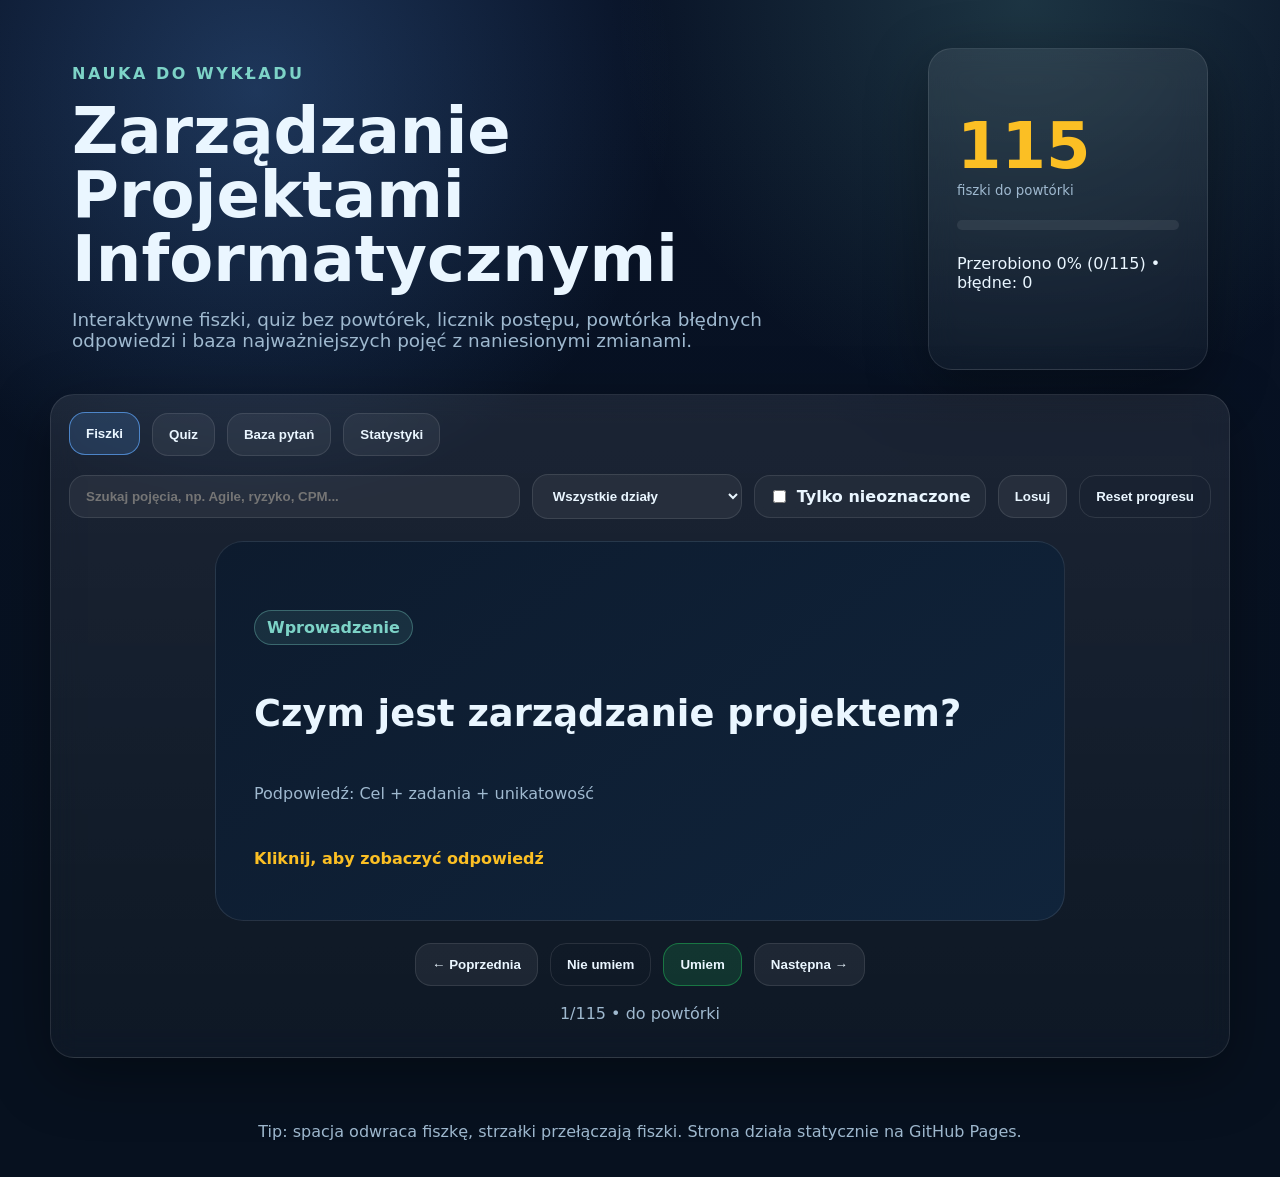
<file: index.html>
<!doctype html>
<html lang="pl">
<head>
  <meta charset="UTF-8" />
  <meta name="viewport" content="width=device-width, initial-scale=1.0" />
  <title>Fiszki i quiz — Zarządzanie Projektami Informatycznymi</title>
  <link rel="stylesheet" href="style.css" />
</head>
<body>
  <div class="bg"></div>
  <header class="hero">
    <div>
      <p class="eyebrow">Nauka do wykładu</p>
      <h1>Zarządzanie Projektami Informatycznymi</h1>
      <p class="lead">Interaktywne fiszki, quiz bez powtórek, licznik postępu, powtórka błędnych odpowiedzi i baza najważniejszych pojęć z naniesionymi zmianami.</p>
    </div>
    <div class="hero-card">
      <span id="cardsCount">0</span>
      <small>fiszki do powtórki</small>
      <div class="progress"><div id="globalProgress"></div></div>
      <p id="progressText">Przerobiono 0%</p>
    </div>
  </header>

  <main class="app">
    <nav class="tabs" aria-label="Tryby nauki">
      <button class="tab active" data-view="flashcards">Fiszki</button>
      <button class="tab" data-view="quiz">Quiz</button>
      <button class="tab" data-view="list">Baza pytań</button>
      <button class="tab" data-view="stats">Statystyki</button>
    </nav>

    <section class="toolbar">
      <input id="search" type="search" placeholder="Szukaj pojęcia, np. Agile, ryzyko, CPM..." />
      <select id="categoryFilter"><option value="all">Wszystkie działy</option></select>
      <label class="check"><input id="unknownOnly" type="checkbox" /> Tylko nieoznaczone</label>
      <button id="shuffleBtn">Losuj</button>
      <button id="resetBtn" class="ghost">Reset progresu</button>
    </section>

    <section id="flashcards" class="view active-view">
      <div class="flashcard-wrap">
        <article id="flashcard" class="flashcard" tabindex="0" aria-label="Kliknij, aby odwrócić fiszkę">
          <div class="face front">
            <p class="pill" id="cardCategory">Dział</p>
            <h2 id="cardQuestion">Ładowanie...</h2>
            <p class="hint" id="cardHint"></p>
            <span class="tap">Kliknij, aby zobaczyć odpowiedź</span>
          </div>
          <div class="face back">
            <p class="pill">Odpowiedź</p>
            <h2 id="cardAnswer">...</h2>
            <span class="tap">Kliknij, aby wrócić do pytania</span>
          </div>
        </article>
      </div>
      <div class="controls">
        <button id="prevCard">← Poprzednia</button>
        <button id="dontKnowBtn" class="ghost">Nie umiem</button>
        <button id="knowBtn" class="success">Umiem</button>
        <button id="nextCard">Następna →</button>
      </div>
      <p class="counter" id="cardCounter"></p>
    </section>

    <section id="quiz" class="view">
      <div class="quiz-panel">
        <div class="quiz-head">
          <p class="pill" id="quizCategory">Quiz</p>
          <p id="quizCounter" class="quiz-progress-label">Pytanie 0 / 0</p>
          <p id="quizRemaining">Zostało: 0</p>
          <p id="quizScore">Wynik: 0/0</p>
        </div>
        <div class="quiz-progress"><div id="quizProgressBar"></div></div>
        <h2 id="quizQuestion">Kliknij start, żeby rozpocząć quiz.</h2>
        <div id="answers" class="answers"></div>
        <div class="controls">
          <button id="startQuiz">Start quizu</button>
          <button id="wrongQuiz" class="ghost">Powtórz błędne</button>
          <button id="explainBtn" class="ghost">Pokaż odpowiedź</button>
        </div>
        <p id="feedback" class="feedback"></p>
      </div>
    </section>

    <section id="list" class="view">
      <div id="cardsList" class="cards-list"></div>
    </section>

    <section id="stats" class="view">
      <div class="quiz-panel">
        <h2>Statystyki kategorii</h2>
        <div id="categoryStats" class="stats-list"></div>
      </div>
    </section>
  </main>

  <footer>
    <p>Tip: spacja odwraca fiszkę, strzałki przełączają fiszki. Strona działa statycznie na GitHub Pages.</p>
  </footer>
  <script src="script.js"></script>
</body>
</html>
</file>
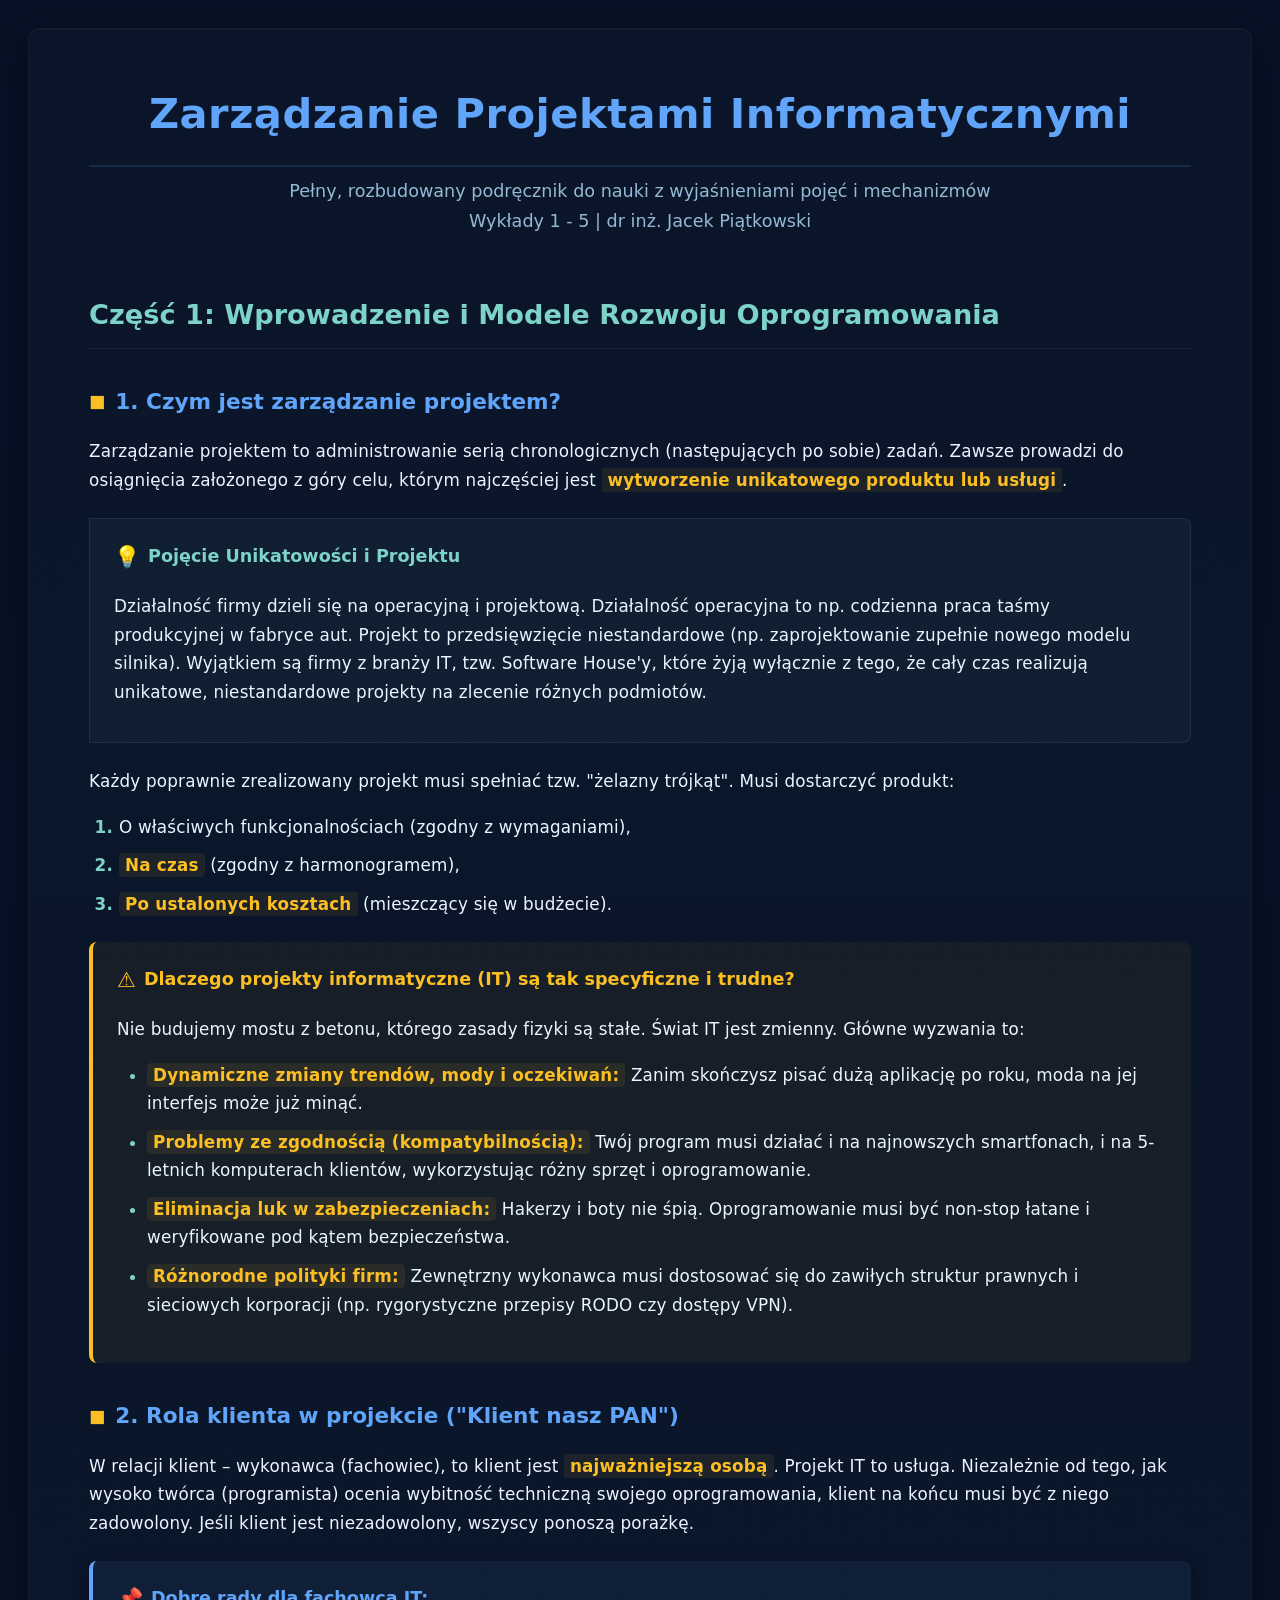
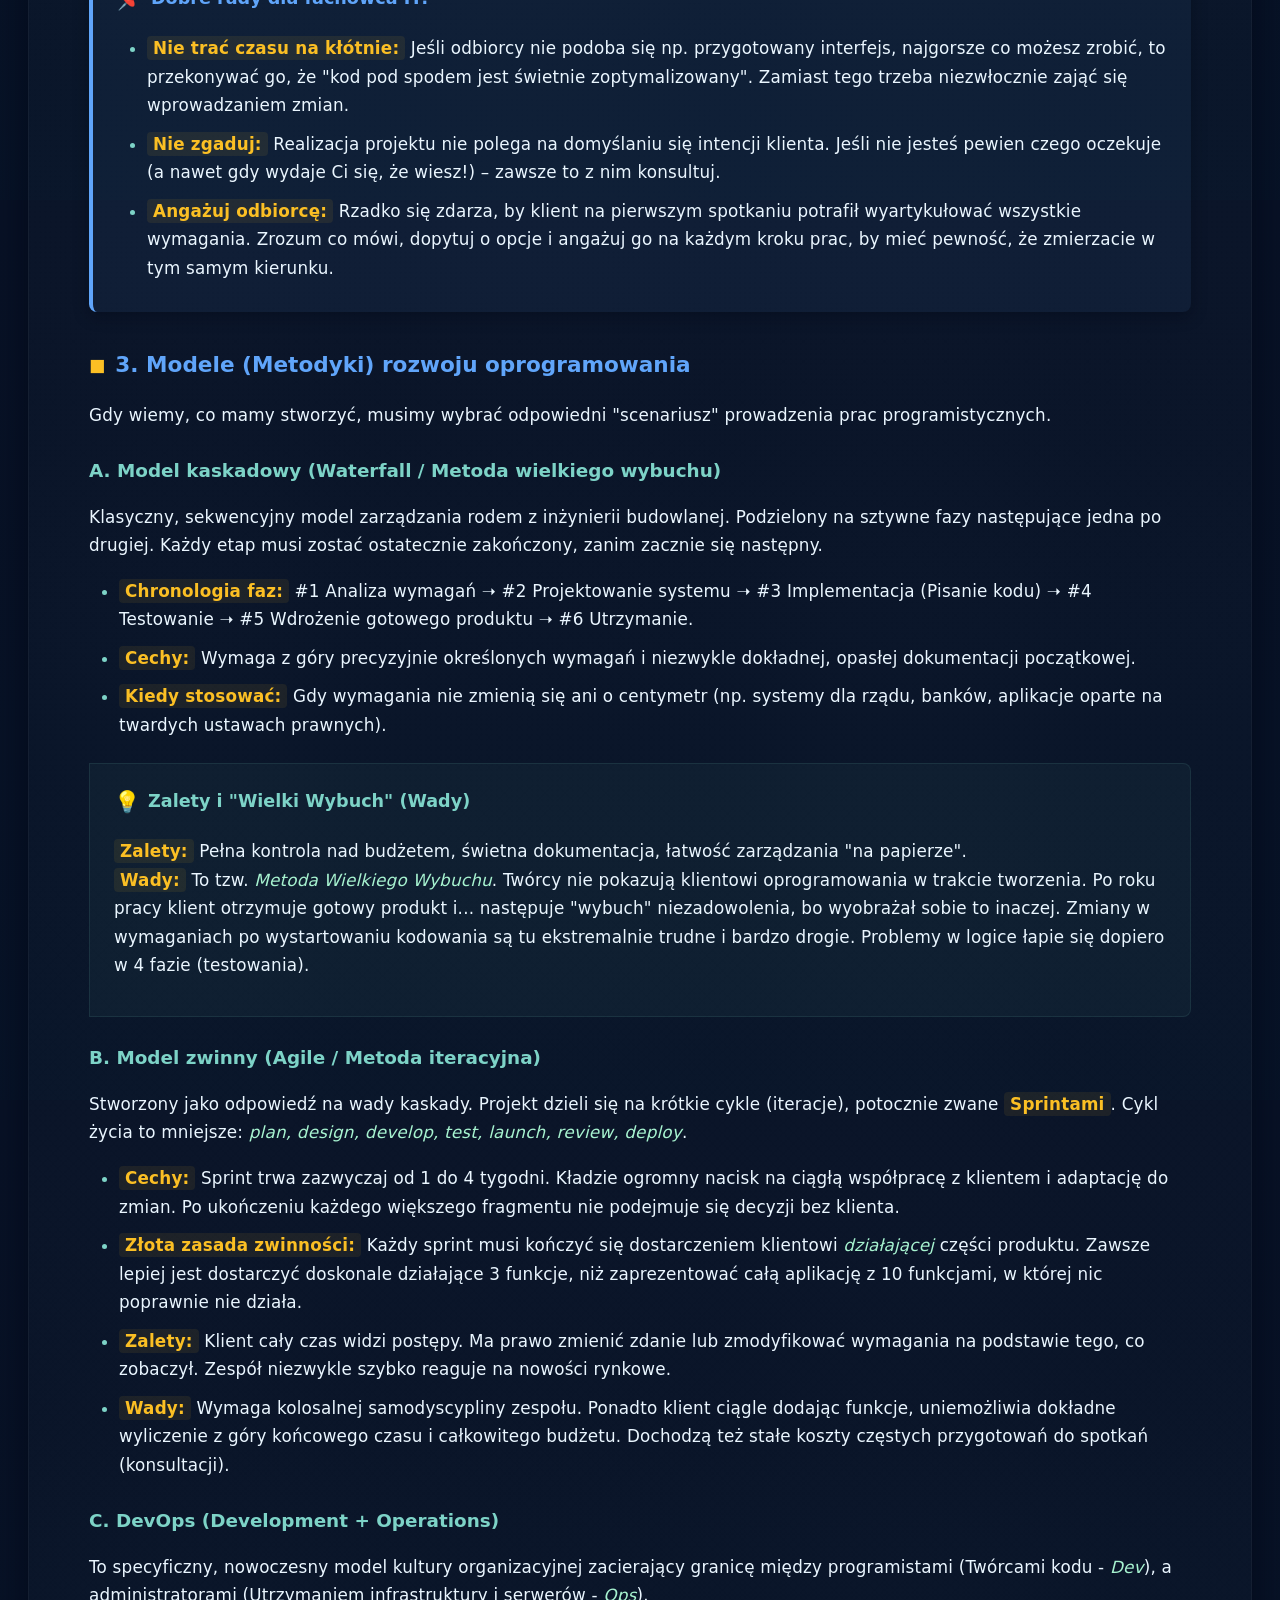
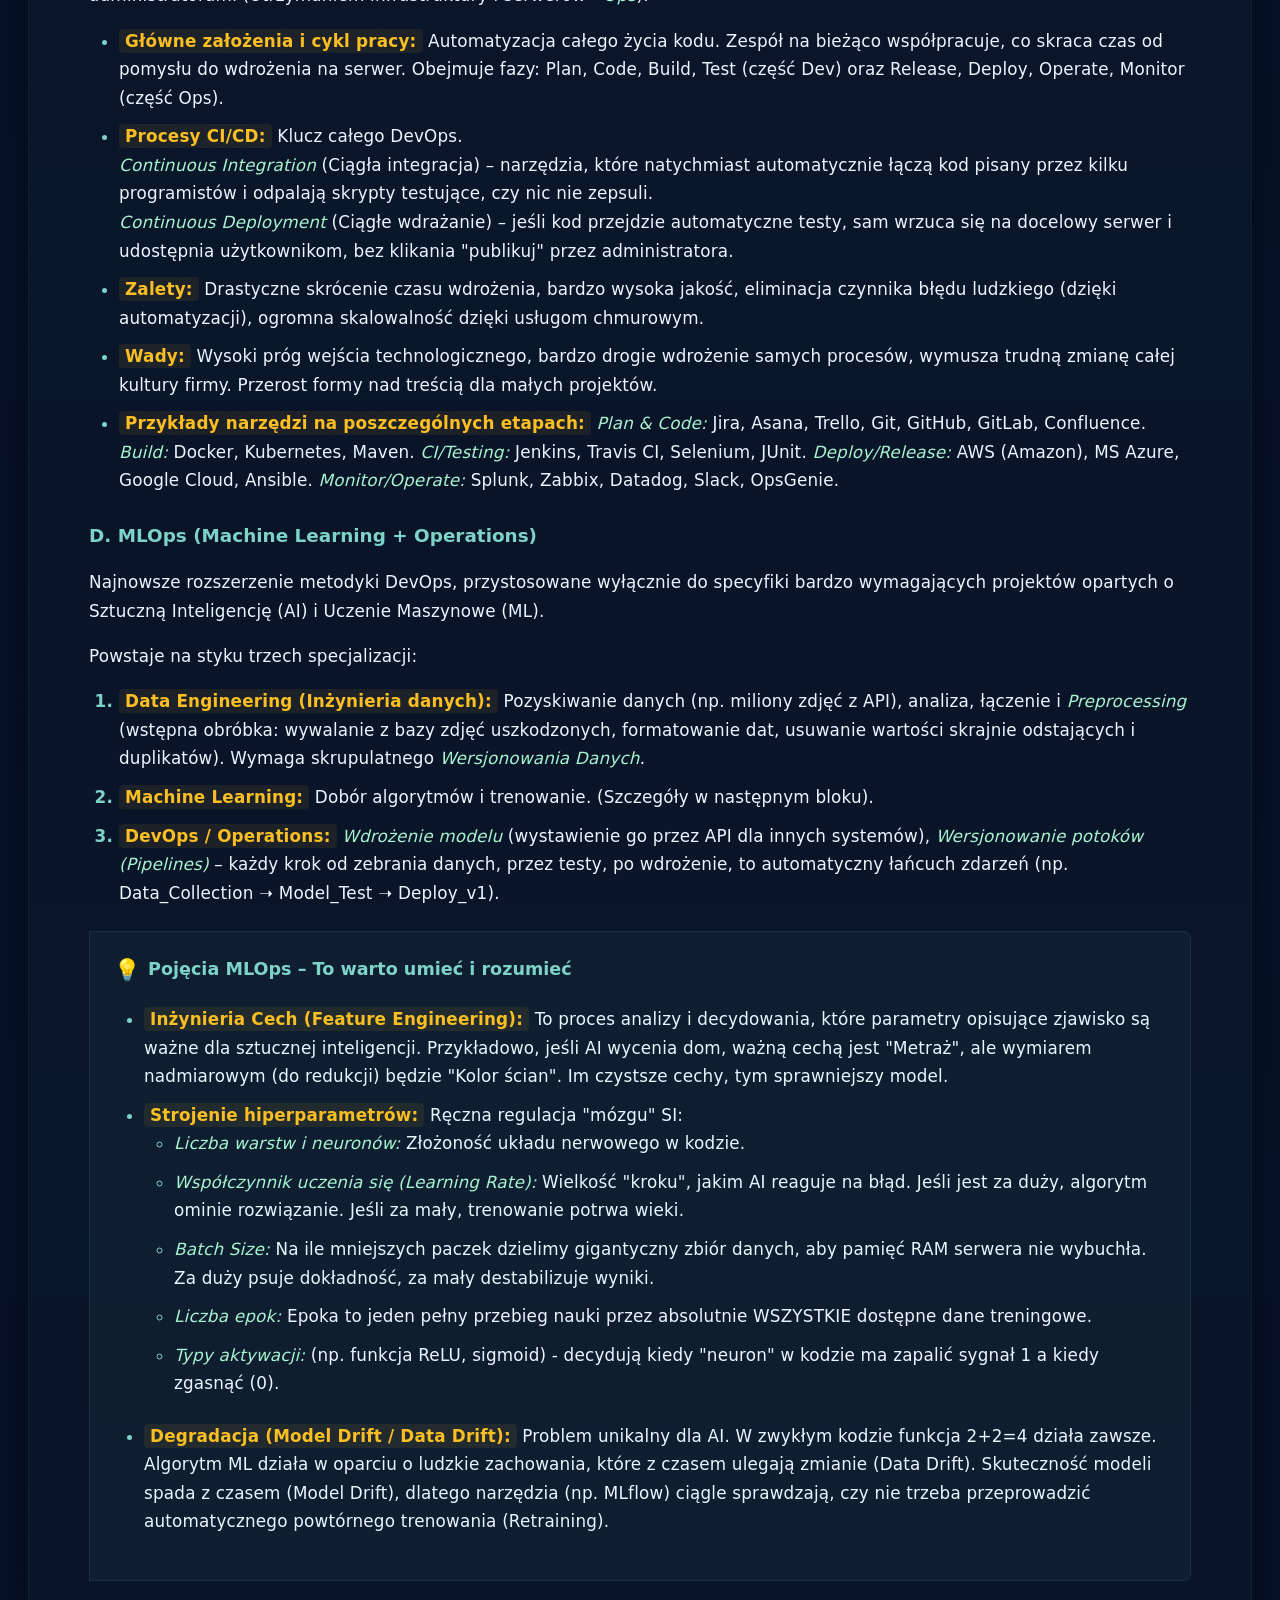
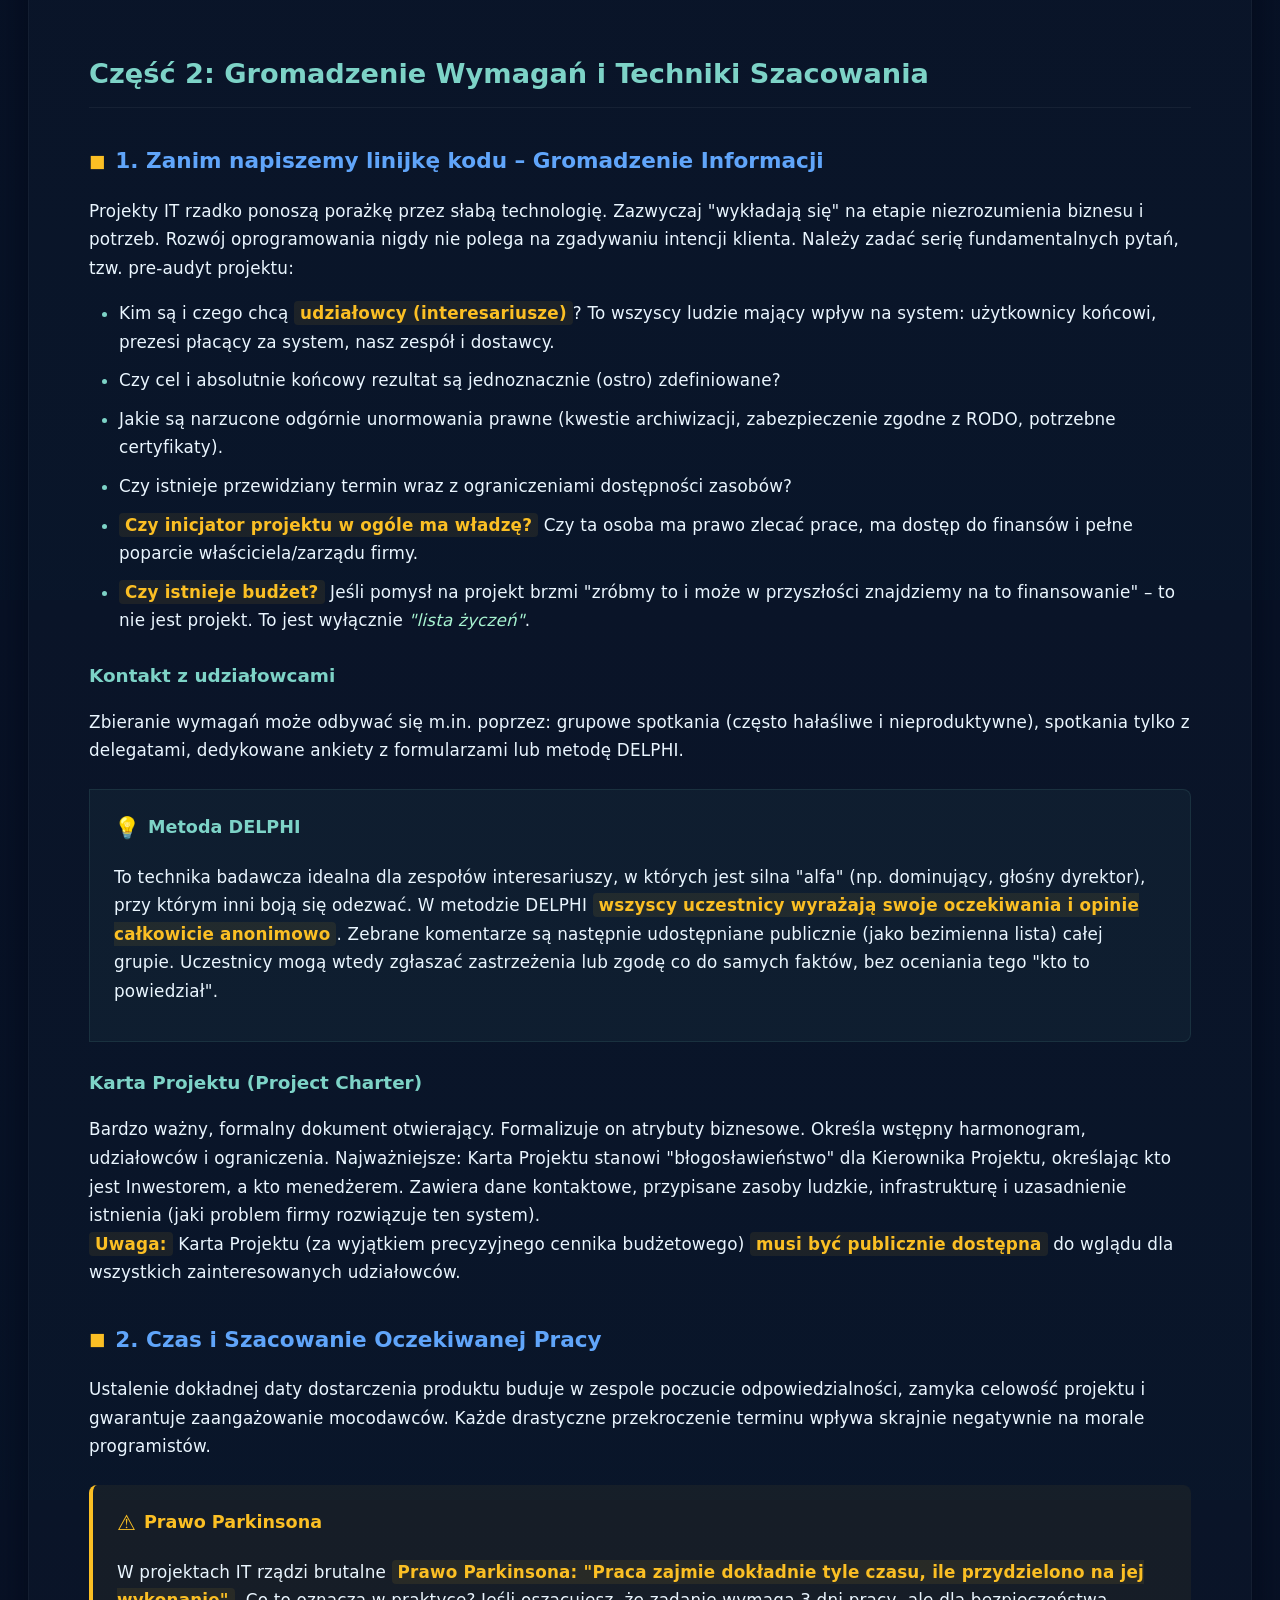
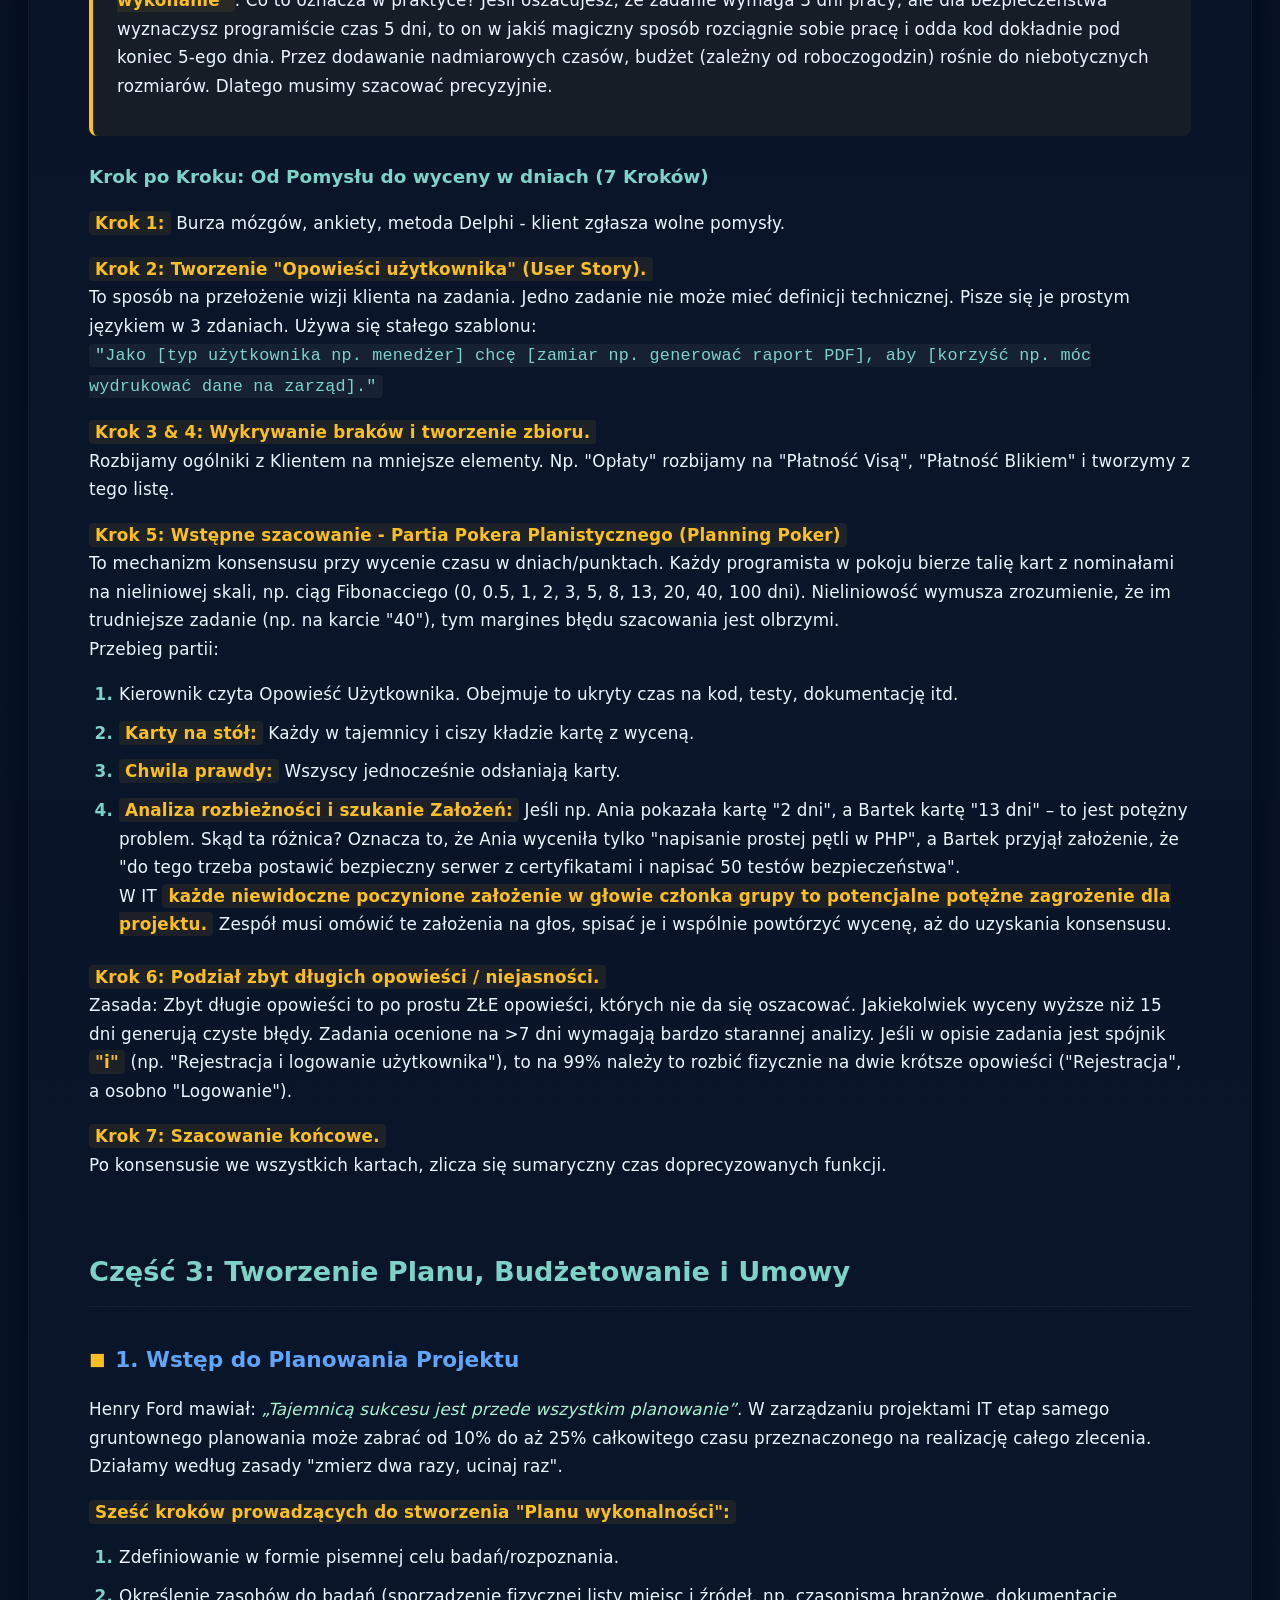
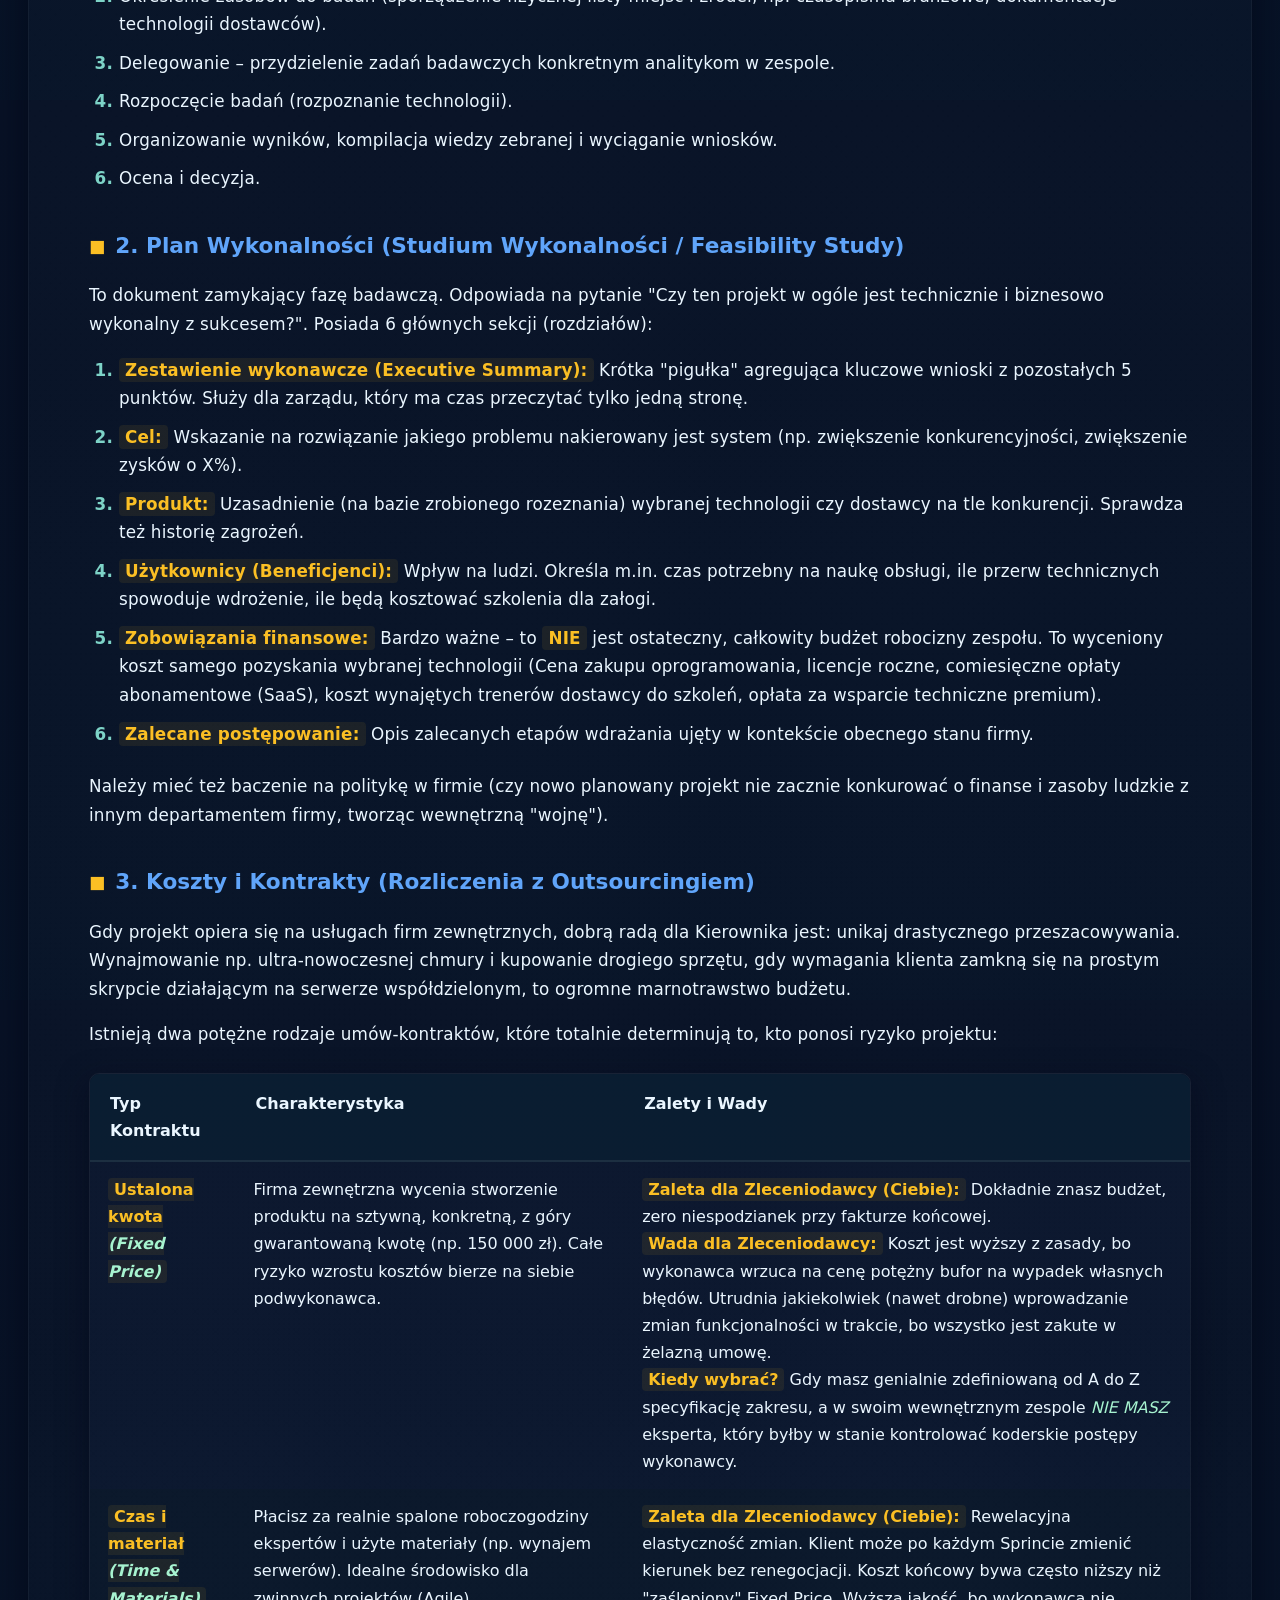
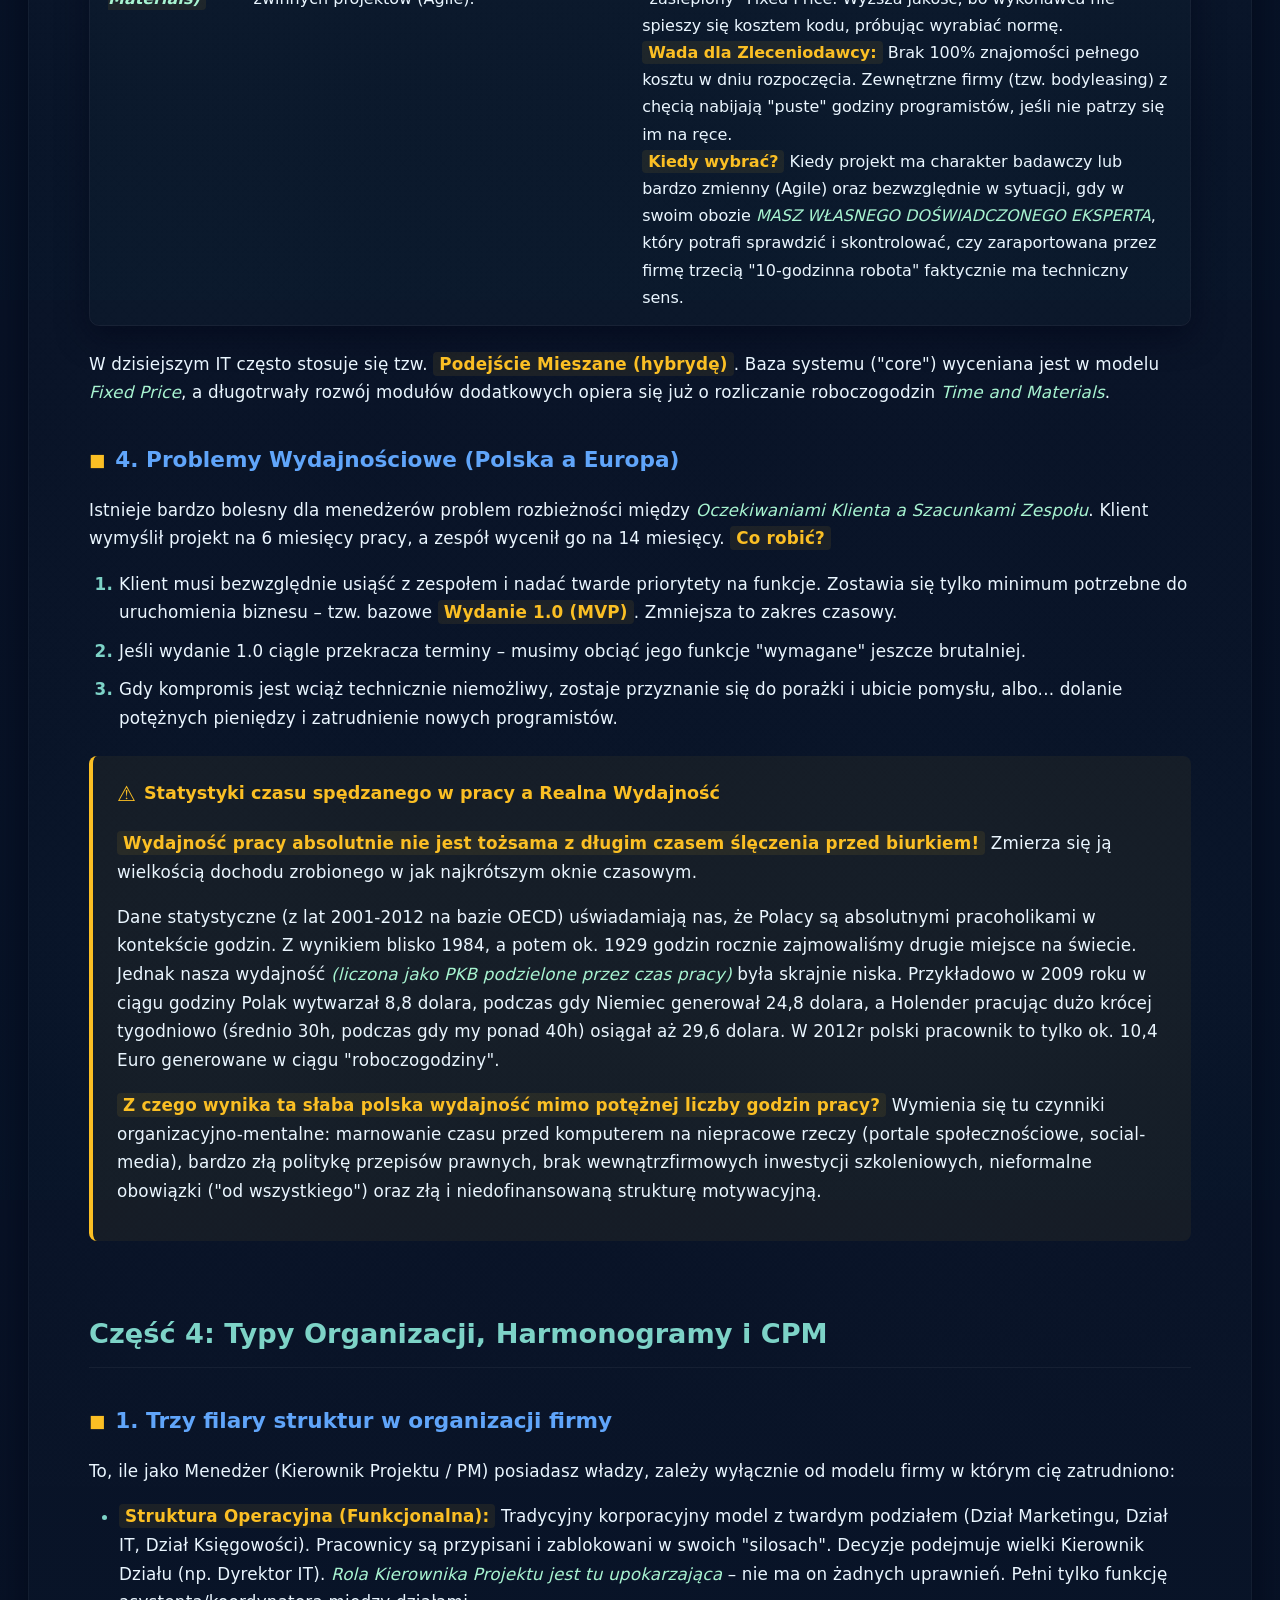
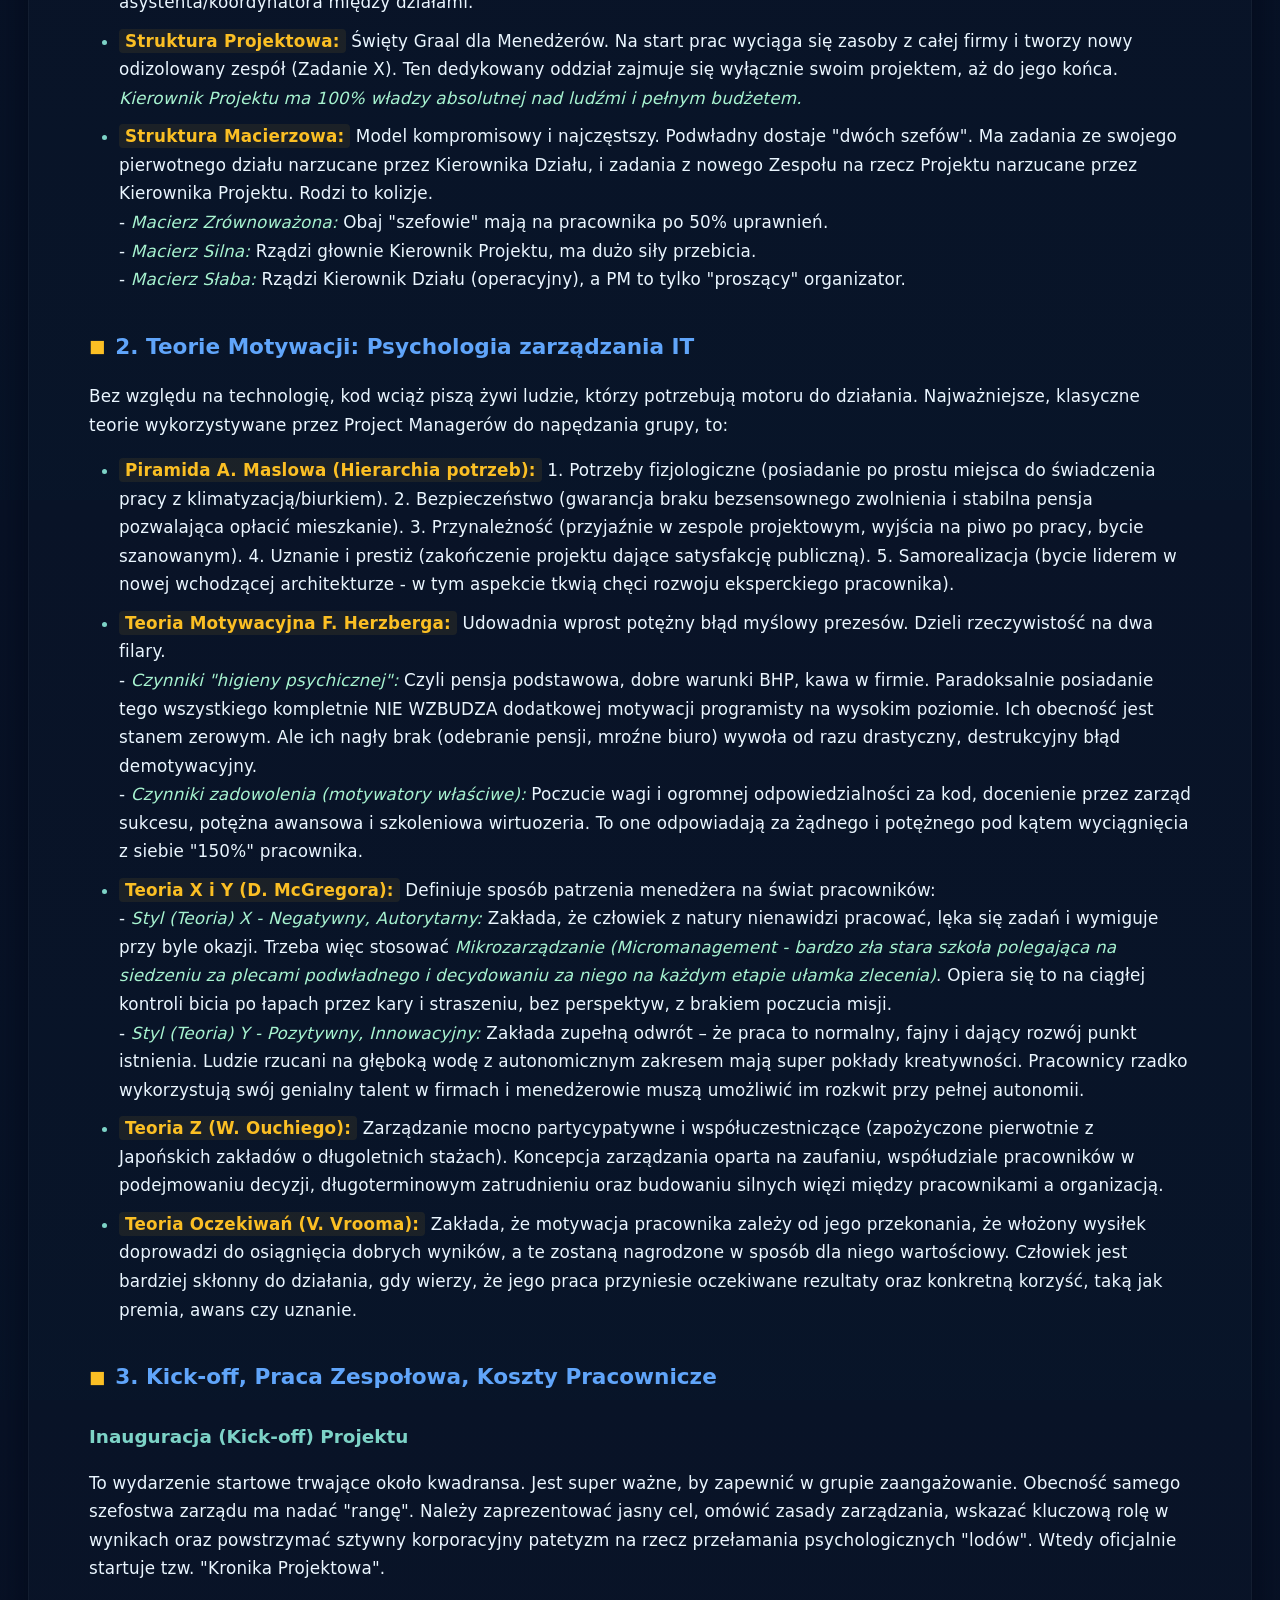
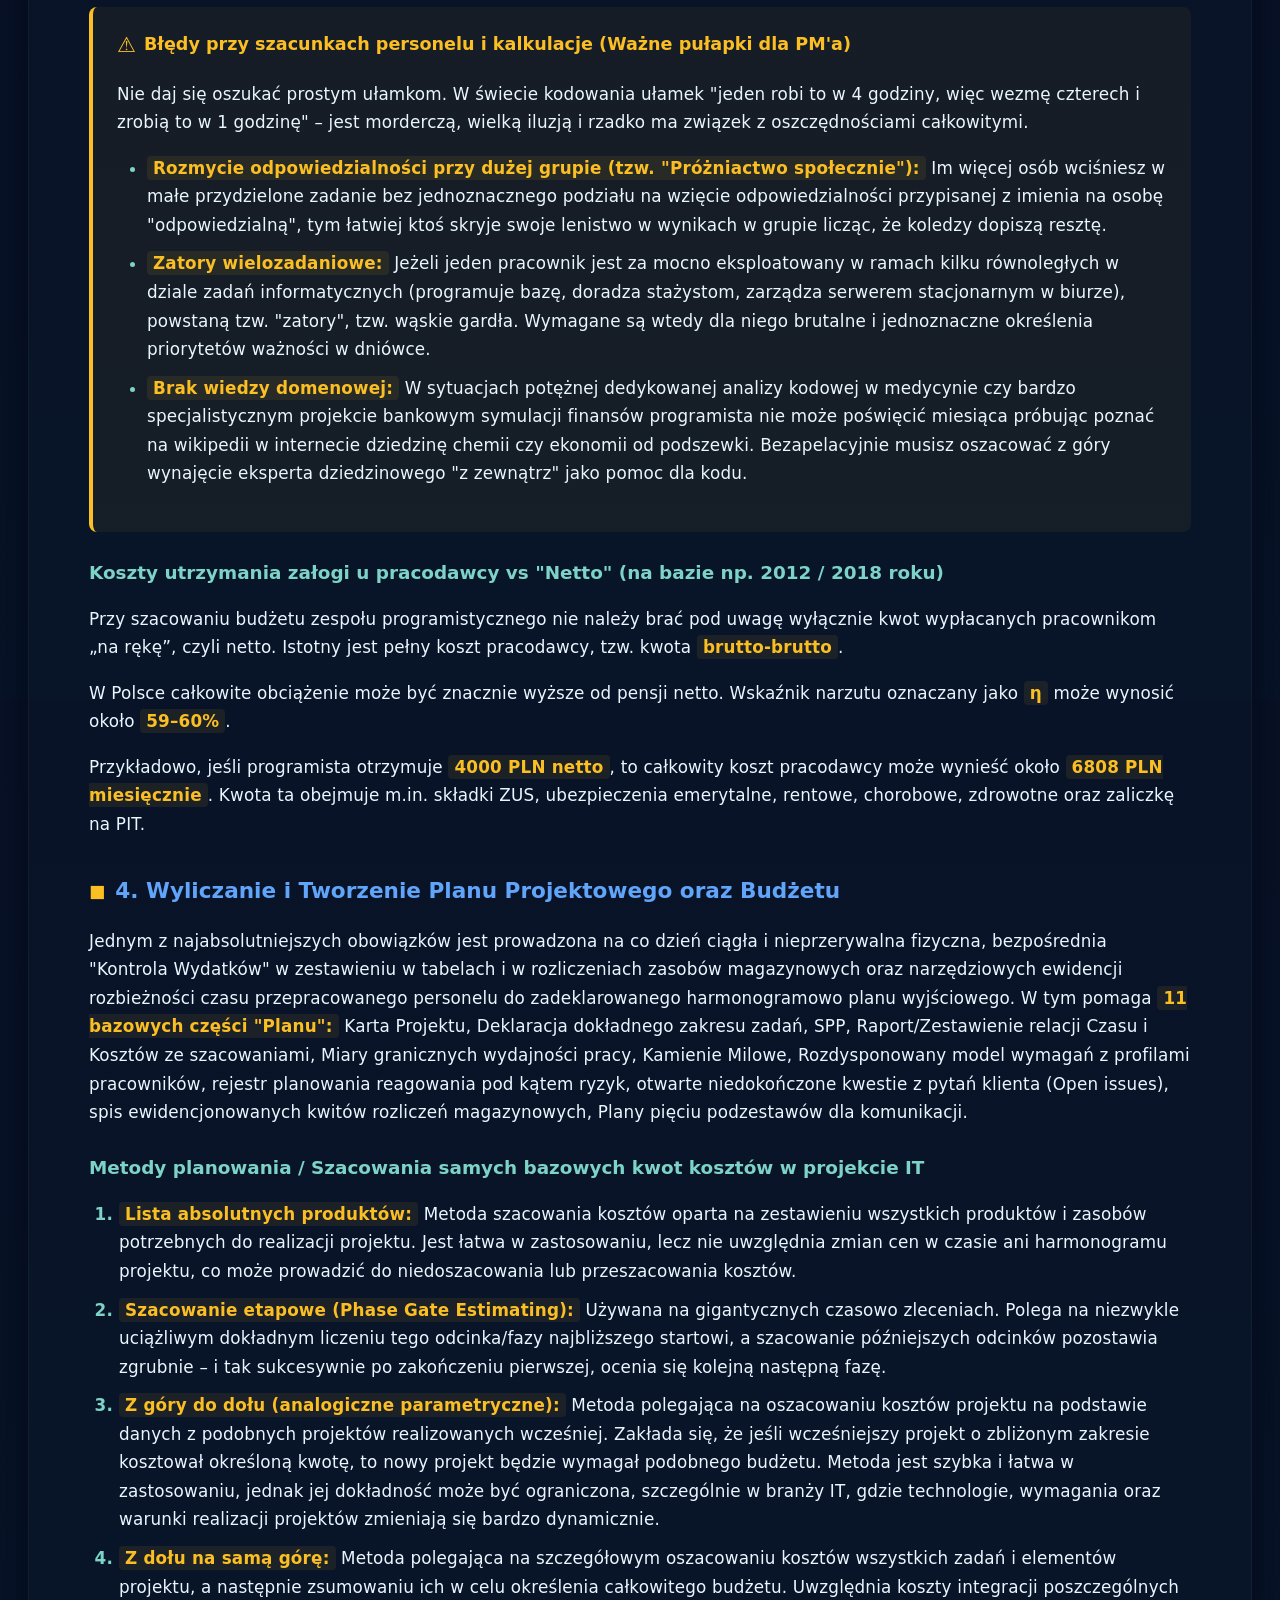
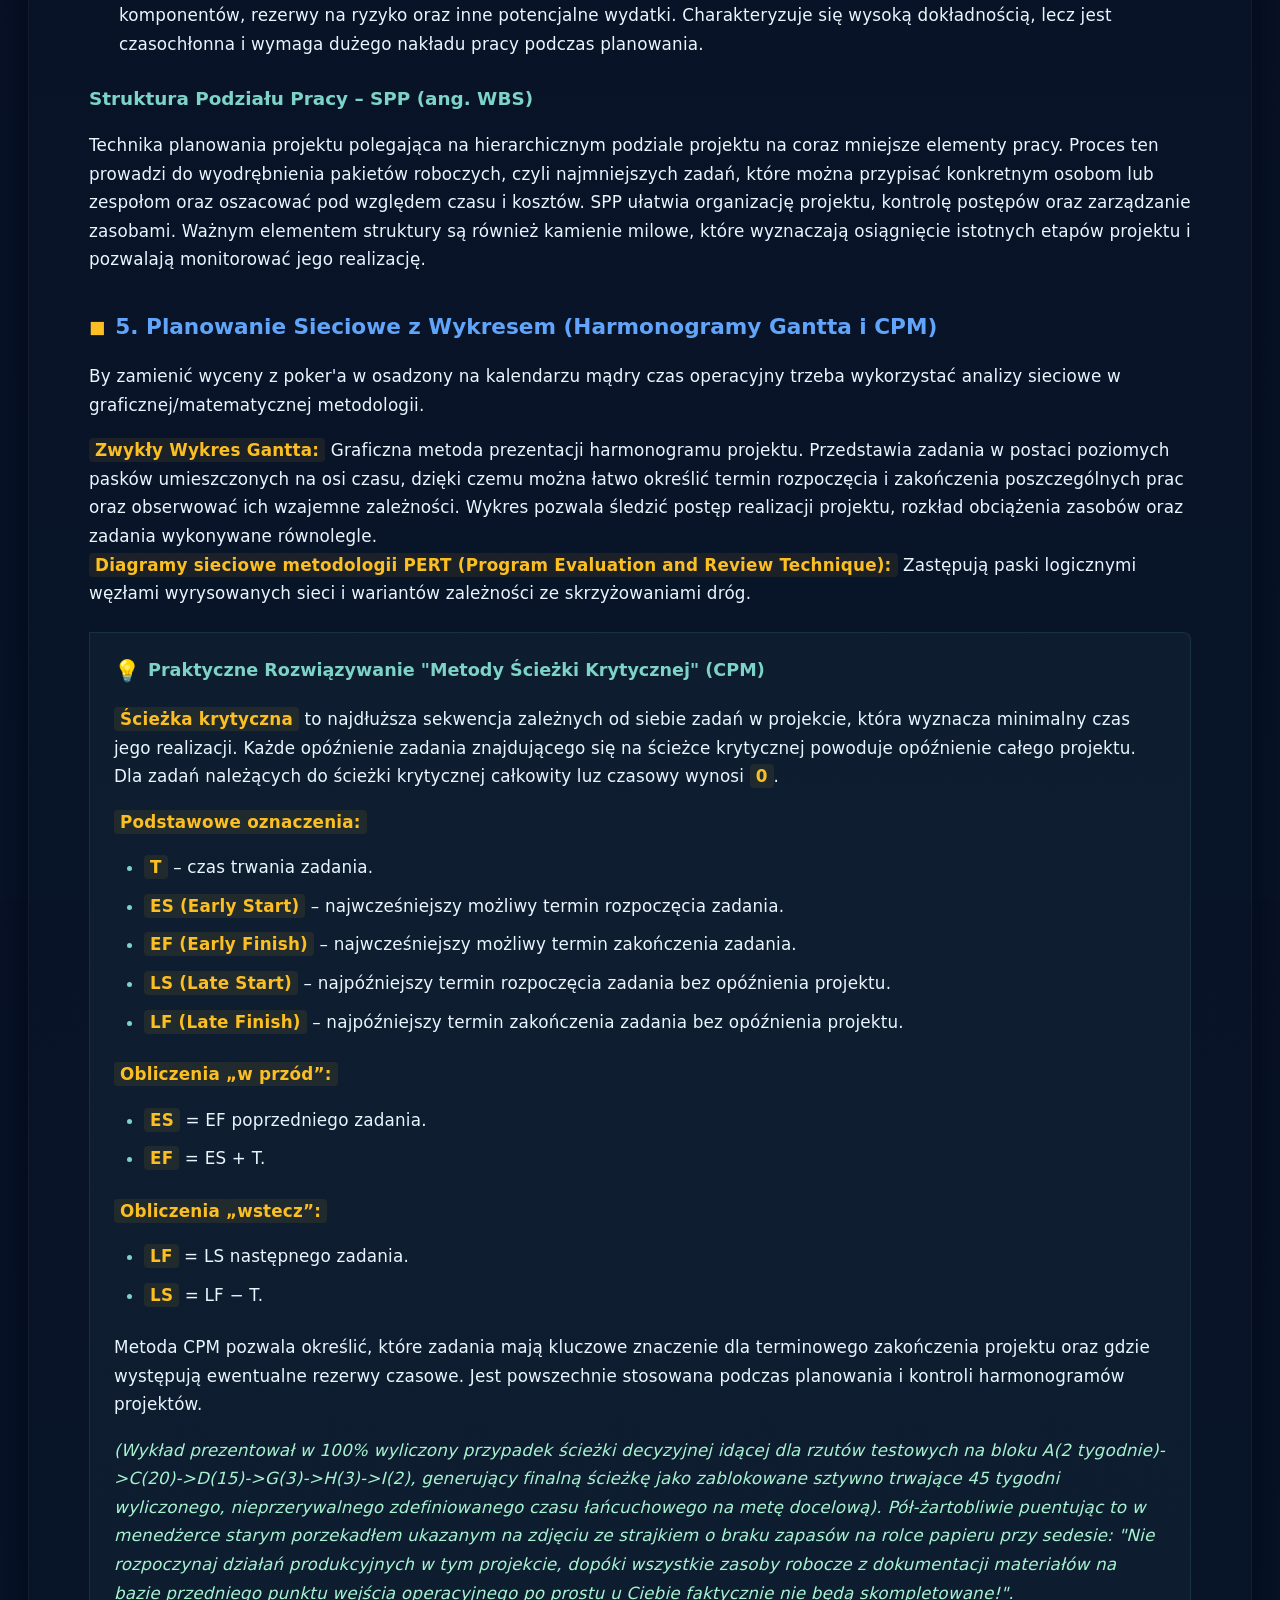
<file: material_poprawiony.html>
<!DOCTYPE html>
<html lang="pl">
<head>
    <meta charset="UTF-8">
    <meta name="viewport" content="width=device-width, initial-scale=1.0">
    <title>Zarządzanie Projektami Informatycznymi - Pełny Podręcznik</title>
    <style>
        /* --- ULEPSZONY CIEMNY MOTYW: WYRAŹNIEJSZY KONTRAST I ZOPTYMALIZOWANY WYDRUK --- */
        :root{
            --page-bg: #081226;
            --container-bg: #072033;
            --card-bg: rgba(255,255,255,0.02);
            --text: #eaf6ff;
            --text-dim: #94b9d3;
            --muted: #b7d9ee;
            --accent: #60a5fa;
            --accent-2: #7dd3c7;
            --accent-3: #fbbf24;
            --border: rgba(255,255,255,0.08);
            --note-bg: rgba(96,165,250,0.06);
            --concept-bg: rgba(125, 211, 199, 0.05);
            --warning-bg: rgba(251, 191, 36, 0.05);
            --radius: 12px;
        }

        html,body{height:100%;}
        body{
            margin:0;
            padding:28px;
            background:linear-gradient(180deg,var(--page-bg),#071428 120%);
            color:var(--text);
            font-family: Inter, 'Segoe UI', system-ui, -apple-system, 'Helvetica Neue', Arial, sans-serif;
            -webkit-font-smoothing:antialiased;
            -moz-osx-font-smoothing:grayscale;
            font-size:17px;
            line-height:1.7;
        }

        .container{
            max-width:1150px;
            margin:0 auto;
            background:linear-gradient(180deg, rgba(255,255,255,0.015), rgba(255,255,255,0.005));
            padding:50px 60px;
            border-radius:var(--radius);
            box-shadow:0 15px 40px rgba(2,6,23,0.8), inset 0 1px 0 rgba(255,255,255,0.03);
            border:1px solid rgba(255,255,255,0.04);
        }

        h1{font-size:2.6rem; margin:0 0 10px; color:var(--accent); text-align:center; padding-bottom:15px; border-bottom:2px solid rgba(96,165,250,0.15); letter-spacing:0.5px}
        .subtitle { text-align: center; color: var(--text-dim); font-size: 1.1rem; margin-bottom: 40px; }
        
        h2{color:var(--accent-2); font-size:1.7rem; margin-top:55px; margin-bottom:20px; border-bottom:1px solid rgba(255,255,255,0.05); padding-bottom:10px}
        h3{color:var(--accent); font-size:1.35rem; margin-top:35px; margin-bottom:12px; display:flex; align-items:center; gap:10px;}
        h3::before { content: "■"; font-size:0.8em; color:var(--accent-3); }
        h4{color:var(--accent-2); font-size:1.15rem; margin-top:25px; margin-bottom:10px}

        p, li{color:var(--text); font-size:1.05rem; margin-bottom:16px; letter-spacing:0.2px}
        ul,ol{margin-bottom:24px; padding-left:30px}
        li{margin-bottom:10px;}
        li::marker{color:var(--accent-2); font-weight:bold;}

        /* Wyróżnienia ważnych pojęć */
        strong{
            color:var(--accent-3);
            font-weight:700;
            background:rgba(251,191,36,0.08);
            padding:2px 6px;
            border-radius:4px;
        }
        em{
            color: #a7f3d0;
            font-style: italic;
        }

        .part{margin-bottom:70px}

        /* --- BLOKI INFORMACYJNE --- */
        /* Note box (Dobre rady) */
        .note-box{
            background:var(--note-bg); border-left:4px solid var(--accent);
            padding:20px 24px; margin:24px 0; border-radius:8px;
            box-shadow:0 4px 15px rgba(3,8,20,0.4);
        }
        .note-box h4{margin:0 0 12px; color:var(--accent); font-size:1.1rem; display:flex; align-items:center; gap:8px;}
        .note-box h4::before { content: "📌"; font-size: 1.2em; }
        .note-box p:last-child, .note-box ul:last-child { margin-bottom: 0; }

        /* Concept box (Tłumaczenie i wyjaśnienie na egzamin) */
        .concept-box{
            background:var(--concept-bg); border-left:4px solid var(--accent-2);
            padding:20px 24px; margin:24px 0; border-radius:0 8px 8px 0;
            border: 1px solid rgba(125, 211, 199, 0.1);
        }
        .concept-box h4{margin:0 0 12px; color:var(--accent-2); font-size:1.1rem; display:flex; align-items:center; gap:8px;}
        .concept-box h4::before { content: "💡"; font-size: 1.2em; }
        
        /* Warning box (Problemy i zagrożenia) */
        .warning-box {
            background:var(--warning-bg); border-left:4px solid var(--accent-3);
            padding:20px 24px; margin:24px 0; border-radius:8px;
        }
        .warning-box h4{margin:0 0 12px; color:var(--accent-3); font-size:1.1rem; display:flex; align-items:center; gap:8px;}
        .warning-box h4::before { content: "⚠️"; font-size: 1.2em; }

        /* Tabele */
        table{width:100%; border-collapse:separate; border-spacing:0; margin:24px 0; font-size:1rem; background:transparent; border-radius:10px; overflow:hidden; border:1px solid rgba(255,255,255,0.06); box-shadow:0 10px 30px rgba(2,6,23,0.55)}
        thead th{padding:16px 20px; background:rgba(10,30,50,0.95); color:var(--text); font-weight:800; text-align:left; border-bottom:2px solid rgba(255,255,255,0.08)}
        th, td{padding:14px 18px; vertical-align:top; color:var(--text)}
        tbody tr{border-bottom:1px solid rgba(255,255,255,0.03)}
        tbody tr:nth-child(odd){background:rgba(96,165,250,0.03)}
        tbody tr:nth-child(even){background:rgba(125,211,199,0.02)}
        tbody tr:hover{background:rgba(255,255,255,0.06)}

        /* Formuły matematyczne i kod */
        .formula{
            display:block; text-align:center;
            font-family: ui-monospace, 'Courier New', monospace;
            background:rgba(0,0,0,0.25); padding:16px; border-radius:8px;
            color:var(--accent-3); margin:20px 0; font-size:1.2rem; font-weight:bold;
            border: 1px dashed rgba(251,191,36,0.3);
            letter-spacing: 1px;
        }
        code {
            font-family: ui-monospace, 'Courier New', monospace;
            background: rgba(255,255,255,0.05);
            padding: 2px 6px;
            border-radius: 4px;
            color: var(--accent-2);
        }

        @media (max-width:760px){
            body{padding:15px}
            .container{padding:25px}
            h1{font-size:1.8rem}
            h2{font-size:1.3rem}
        }

        /* --- STYL DO DRUKU / PDF (JASNY, EKONOMICZNY, CZYTELNY) --- */
        @media print{
            :root {
                --page-bg: #ffffff;
                --container-bg: #ffffff;
                --text: #0f172a;
                --text-dim: #475569;
                --accent: #2563eb; 
                --accent-2: #0f766e;
                --accent-3: #b45309;
                --note-bg: #f8fafc;
                --concept-bg: #f0fdfa;
                --warning-bg: #fffbeb;
            }
            body { background: none; color: var(--text); padding: 0; font-size: 11pt; line-height: 1.5; }
            .container { box-shadow: none; border: none; padding: 0; background: none; max-width: 100%; }
            
            * { -webkit-print-color-adjust: exact !important; print-color-adjust: exact !important; }
            
            h1, h2, h3 { color: var(--accent); }
            h2 { border-bottom: 2px solid #cbd5e1; margin-top: 30px; }
            h3 { margin-top: 20px; }
            h3::before { color: var(--accent); }
            
            .note-box { background: var(--note-bg); border-left: 4px solid var(--accent); border: 1px solid #e2e8f0; color: var(--text); box-shadow: none; }
            .concept-box { background: var(--concept-bg); border-left: 4px solid var(--accent-2); border: 1px solid #ccfbf1; box-shadow: none;}
            .warning-box { background: var(--warning-bg); border-left: 4px solid var(--accent-3); border: 1px solid #fef3c7; box-shadow: none;}
            
            strong { color: var(--accent-3); background: #fef3c7; border: 1px solid #fde68a; }
            em { color: #166534; }
            
            table { border: 1px solid #cbd5e1; box-shadow: none; }
            thead th { background: #f1f5f9; color: var(--text); border-bottom: 2px solid #94a3b8; }
            th, td { color: var(--text); border-bottom: 1px solid #e2e8f0; }
            tbody tr:nth-child(odd) { background: #ffffff; }
            tbody tr:nth-child(even) { background: #f8fafc; }
            
            .formula { background: #f8fafc; color: #0f172a; border: 1px solid #94a3b8; }
            code { color: #0f172a; border: 1px solid #cbd5e1; }
            
            /* Zapobieganie łamaniu elementów w połowie strony */
            .part { page-break-before: always; margin-bottom: 0; }
            .part:first-of-type { page-break-before: avoid; }
            .note-box, .concept-box, .warning-box, table, tr, p, li, .formula { page-break-inside: avoid; }
            h2, h3, h4 { page-break-after: avoid; }
        }
    </style>
</head>
<body>

<div class="container">
    <h1>Zarządzanie Projektami Informatycznymi</h1>
    <div class="subtitle">Pełny, rozbudowany podręcznik do nauki z wyjaśnieniami pojęć i mechanizmów<br>Wykłady 1 - 5 | dr inż. Jacek Piątkowski</div>

    <section class="part">
        <h2>Część 1: Wprowadzenie i Modele Rozwoju Oprogramowania</h2>

        <h3>1. Czym jest zarządzanie projektem?</h3>
        <p>Zarządzanie projektem to administrowanie serią chronologicznych (następujących po sobie) zadań. Zawsze prowadzi do osiągnięcia założonego z góry celu, którym najczęściej jest <strong>wytworzenie unikatowego produktu lub usługi</strong>.</p>
        
        <div class="concept-box">
            <h4>Pojęcie Unikatowości i Projektu</h4>
            <p>Działalność firmy dzieli się na operacyjną i projektową. Działalność operacyjna to np. codzienna praca taśmy produkcyjnej w fabryce aut. Projekt to przedsięwzięcie niestandardowe (np. zaprojektowanie zupełnie nowego modelu silnika). Wyjątkiem są firmy z branży IT, tzw. Software House'y, które żyją wyłącznie z tego, że cały czas realizują unikatowe, niestandardowe projekty na zlecenie różnych podmiotów.</p>
        </div>

        <p>Każdy poprawnie zrealizowany projekt musi spełniać tzw. "żelazny trójkąt". Musi dostarczyć produkt:</p>
        <ol>
            <li>O właściwych funkcjonalnościach (zgodny z wymaganiami),</li>
            <li><strong>Na czas</strong> (zgodny z harmonogramem),</li>
            <li><strong>Po ustalonych kosztach</strong> (mieszczący się w budżecie).</li>
        </ol>

        <div class="warning-box">
            <h4>Dlaczego projekty informatyczne (IT) są tak specyficzne i trudne?</h4>
            <p>Nie budujemy mostu z betonu, którego zasady fizyki są stałe. Świat IT jest zmienny. Główne wyzwania to:</p>
            <ul>
                <li><strong>Dynamiczne zmiany trendów, mody i oczekiwań:</strong> Zanim skończysz pisać dużą aplikację po roku, moda na jej interfejs może już minąć.</li>
                <li><strong>Problemy ze zgodnością (kompatybilnością):</strong> Twój program musi działać i na najnowszych smartfonach, i na 5-letnich komputerach klientów, wykorzystując różny sprzęt i oprogramowanie.</li>
                <li><strong>Eliminacja luk w zabezpieczeniach:</strong> Hakerzy i boty nie śpią. Oprogramowanie musi być non-stop łatane i weryfikowane pod kątem bezpieczeństwa.</li>
                <li><strong>Różnorodne polityki firm:</strong> Zewnętrzny wykonawca musi dostosować się do zawiłych struktur prawnych i sieciowych korporacji (np. rygorystyczne przepisy RODO czy dostępy VPN).</li>
            </ul>
        </div>

        <h3>2. Rola klienta w projekcie ("Klient nasz PAN")</h3>
        <p>W relacji klient – wykonawca (fachowiec), to klient jest <strong>najważniejszą osobą</strong>. Projekt IT to usługa. Niezależnie od tego, jak wysoko twórca (programista) ocenia wybitność techniczną swojego oprogramowania, klient na końcu musi być z niego zadowolony. Jeśli klient jest niezadowolony, wszyscy ponoszą porażkę.</p>

        <div class="note-box">
            <h4>Dobre rady dla fachowca IT:</h4>
            <ul>
                <li><strong>Nie trać czasu na kłótnie:</strong> Jeśli odbiorcy nie podoba się np. przygotowany interfejs, najgorsze co możesz zrobić, to przekonywać go, że "kod pod spodem jest świetnie zoptymalizowany". Zamiast tego trzeba niezwłocznie zająć się wprowadzaniem zmian.</li>
                <li><strong>Nie zgaduj:</strong> Realizacja projektu nie polega na domyślaniu się intencji klienta. Jeśli nie jesteś pewien czego oczekuje (a nawet gdy wydaje Ci się, że wiesz!) – zawsze to z nim konsultuj.</li>
                <li><strong>Angażuj odbiorcę:</strong> Rzadko się zdarza, by klient na pierwszym spotkaniu potrafił wyartykułować wszystkie wymagania. Zrozum co mówi, dopytuj o opcje i angażuj go na każdym kroku prac, by mieć pewność, że zmierzacie w tym samym kierunku.</li>
            </ul>
        </div>

        <h3>3. Modele (Metodyki) rozwoju oprogramowania</h3>
        <p>Gdy wiemy, co mamy stworzyć, musimy wybrać odpowiedni "scenariusz" prowadzenia prac programistycznych.</p>

        <h4>A. Model kaskadowy (Waterfall / Metoda wielkiego wybuchu)</h4>
        <p>Klasyczny, sekwencyjny model zarządzania rodem z inżynierii budowlanej. Podzielony na sztywne fazy następujące jedna po drugiej. Każdy etap musi zostać ostatecznie zakończony, zanim zacznie się następny.</p>
        <ul>
            <li><strong>Chronologia faz:</strong> #1 Analiza wymagań ➝ #2 Projektowanie systemu ➝ #3 Implementacja (Pisanie kodu) ➝ #4 Testowanie ➝ #5 Wdrożenie gotowego produktu ➝ #6 Utrzymanie.</li>
            <li><strong>Cechy:</strong> Wymaga z góry precyzyjnie określonych wymagań i niezwykle dokładnej, opasłej dokumentacji początkowej.</li>
            <li><strong>Kiedy stosować:</strong> Gdy wymagania nie zmienią się ani o centymetr (np. systemy dla rządu, banków, aplikacje oparte na twardych ustawach prawnych).</li>
        </ul>
        <div class="concept-box">
            <h4>Zalety i "Wielki Wybuch" (Wady)</h4>
            <p><strong>Zalety:</strong> Pełna kontrola nad budżetem, świetna dokumentacja, łatwość zarządzania "na papierze".<br>
            <strong>Wady:</strong> To tzw. <em>Metoda Wielkiego Wybuchu</em>. Twórcy nie pokazują klientowi oprogramowania w trakcie tworzenia. Po roku pracy klient otrzymuje gotowy produkt i... następuje "wybuch" niezadowolenia, bo wyobrażał sobie to inaczej. Zmiany w wymaganiach po wystartowaniu kodowania są tu ekstremalnie trudne i bardzo drogie. Problemy w logice łapie się dopiero w 4 fazie (testowania).</p>
        </div>

        <h4>B. Model zwinny (Agile / Metoda iteracyjna)</h4>
        <p>Stworzony jako odpowiedź na wady kaskady. Projekt dzieli się na krótkie cykle (iteracje), potocznie zwane <strong>Sprintami</strong>. Cykl życia to mniejsze: <em>plan, design, develop, test, launch, review, deploy</em>.</p>
        <ul>
            <li><strong>Cechy:</strong> Sprint trwa zazwyczaj od 1 do 4 tygodni. Kładzie ogromny nacisk na ciągłą współpracę z klientem i adaptację do zmian. Po ukończeniu każdego większego fragmentu nie podejmuje się decyzji bez klienta.</li>
            <li><strong>Złota zasada zwinności:</strong> Każdy sprint musi kończyć się dostarczeniem klientowi <em>działającej</em> części produktu. Zawsze lepiej jest dostarczyć doskonale działające 3 funkcje, niż zaprezentować całą aplikację z 10 funkcjami, w której nic poprawnie nie działa.</li>
            <li><strong>Zalety:</strong> Klient cały czas widzi postępy. Ma prawo zmienić zdanie lub zmodyfikować wymagania na podstawie tego, co zobaczył. Zespół niezwykle szybko reaguje na nowości rynkowe.</li>
            <li><strong>Wady:</strong> Wymaga kolosalnej samodyscypliny zespołu. Ponadto klient ciągle dodając funkcje, uniemożliwia dokładne wyliczenie z góry końcowego czasu i całkowitego budżetu. Dochodzą też stałe koszty częstych przygotowań do spotkań (konsultacji).</li>
        </ul>

        <h4>C. DevOps (Development + Operations)</h4>
        <p>To specyficzny, nowoczesny model kultury organizacyjnej zacierający granicę między programistami (Twórcami kodu - <em>Dev</em>), a administratorami (Utrzymaniem infrastruktury i serwerów - <em>Ops</em>).</p>
        <ul>
            <li><strong>Główne założenia i cykl pracy:</strong> Automatyzacja całego życia kodu. Zespół na bieżąco współpracuje, co skraca czas od pomysłu do wdrożenia na serwer. Obejmuje fazy: Plan, Code, Build, Test (część Dev) oraz Release, Deploy, Operate, Monitor (część Ops).</li>
            <li><strong>Procesy CI/CD:</strong> Klucz całego DevOps. 
                <br><em>Continuous Integration</em> (Ciągła integracja) – narzędzia, które natychmiast automatycznie łączą kod pisany przez kilku programistów i odpalają skrypty testujące, czy nic nie zepsuli. 
                <br><em>Continuous Deployment</em> (Ciągłe wdrażanie) – jeśli kod przejdzie automatyczne testy, sam wrzuca się na docelowy serwer i udostępnia użytkownikom, bez klikania "publikuj" przez administratora.</li>
            <li><strong>Zalety:</strong> Drastyczne skrócenie czasu wdrożenia, bardzo wysoka jakość, eliminacja czynnika błędu ludzkiego (dzięki automatyzacji), ogromna skalowalność dzięki usługom chmurowym.</li>
            <li><strong>Wady:</strong> Wysoki próg wejścia technologicznego, bardzo drogie wdrożenie samych procesów, wymusza trudną zmianę całej kultury firmy. Przerost formy nad treścią dla małych projektów.</li>
            <li><strong>Przykłady narzędzi na poszczególnych etapach:</strong> 
                <em>Plan & Code:</em> Jira, Asana, Trello, Git, GitHub, GitLab, Confluence.
                <em>Build:</em> Docker, Kubernetes, Maven.
                <em>CI/Testing:</em> Jenkins, Travis CI, Selenium, JUnit.
                <em>Deploy/Release:</em> AWS (Amazon), MS Azure, Google Cloud, Ansible.
                <em>Monitor/Operate:</em> Splunk, Zabbix, Datadog, Slack, OpsGenie.</li>
        </ul>

        <h4>D. MLOps (Machine Learning + Operations)</h4>
        <p>Najnowsze rozszerzenie metodyki DevOps, przystosowane wyłącznie do specyfiki bardzo wymagających projektów opartych o Sztuczną Inteligencję (AI) i Uczenie Maszynowe (ML).</p>
        <p>Powstaje na styku trzech specjalizacji:</p>
        <ol>
            <li><strong>Data Engineering (Inżynieria danych):</strong> Pozyskiwanie danych (np. miliony zdjęć z API), analiza, łączenie i <em>Preprocessing</em> (wstępna obróbka: wywalanie z bazy zdjęć uszkodzonych, formatowanie dat, usuwanie wartości skrajnie odstających i duplikatów). Wymaga skrupulatnego <em>Wersjonowania Danych</em>.</li>
            <li><strong>Machine Learning:</strong> Dobór algorytmów i trenowanie. (Szczegóły w następnym bloku).</li>
            <li><strong>DevOps / Operations:</strong> <em>Wdrożenie modelu</em> (wystawienie go przez API dla innych systemów), <em>Wersjonowanie potoków (Pipelines)</em> – każdy krok od zebrania danych, przez testy, po wdrożenie, to automatyczny łańcuch zdarzeń (np. Data_Collection ➝ Model_Test ➝ Deploy_v1).</li>
        </ol>

        <div class="concept-box">
            <h4>Pojęcia MLOps – To warto umieć i rozumieć</h4>
            <ul>
                <li><strong>Inżynieria Cech (Feature Engineering):</strong> To proces analizy i decydowania, które parametry opisujące zjawisko są ważne dla sztucznej inteligencji. Przykładowo, jeśli AI wycenia dom, ważną cechą jest "Metraż", ale wymiarem nadmiarowym (do redukcji) będzie "Kolor ścian". Im czystsze cechy, tym sprawniejszy model.</li>
                <li><strong>Strojenie hiperparametrów:</strong> Ręczna regulacja "mózgu" SI:
                    <ul>
                        <li><em>Liczba warstw i neuronów:</em> Złożoność układu nerwowego w kodzie.</li>
                        <li><em>Współczynnik uczenia się (Learning Rate):</em> Wielkość "kroku", jakim AI reaguje na błąd. Jeśli jest za duży, algorytm ominie rozwiązanie. Jeśli za mały, trenowanie potrwa wieki.</li>
                        <li><em>Batch Size:</em> Na ile mniejszych paczek dzielimy gigantyczny zbiór danych, aby pamięć RAM serwera nie wybuchła. Za duży psuje dokładność, za mały destabilizuje wyniki.</li>
                        <li><em>Liczba epok:</em> Epoka to jeden pełny przebieg nauki przez absolutnie WSZYSTKIE dostępne dane treningowe.</li>
                        <li><em>Typy aktywacji:</em> (np. funkcja ReLU, sigmoid) - decydują kiedy "neuron" w kodzie ma zapalić sygnał 1 a kiedy zgasnąć (0).</li>
                    </ul>
                </li>
                <li><strong>Degradacja (Model Drift / Data Drift):</strong> Problem unikalny dla AI. W zwykłym kodzie funkcja 2+2=4 działa zawsze. Algorytm ML działa w oparciu o ludzkie zachowania, które z czasem ulegają zmianie (Data Drift). Skuteczność modeli spada z czasem (Model Drift), dlatego narzędzia (np. MLflow) ciągle sprawdzają, czy nie trzeba przeprowadzić automatycznego powtórnego trenowania (Retraining).</li>
            </ul>
        </div>
    </section>

    <section class="part">
        <h2>Część 2: Gromadzenie Wymagań i Techniki Szacowania</h2>

        <h3>1. Zanim napiszemy linijkę kodu – Gromadzenie Informacji</h3>
        <p>Projekty IT rzadko ponoszą porażkę przez słabą technologię. Zazwyczaj "wykładają się" na etapie niezrozumienia biznesu i potrzeb. Rozwój oprogramowania nigdy nie polega na zgadywaniu intencji klienta. Należy zadać serię fundamentalnych pytań, tzw. pre-audyt projektu:</p>
        <ul>
            <li>Kim są i czego chcą <strong>udziałowcy (interesariusze)</strong>? To wszyscy ludzie mający wpływ na system: użytkownicy końcowi, prezesi płacący za system, nasz zespół i dostawcy.</li>
            <li>Czy cel i absolutnie końcowy rezultat są jednoznacznie (ostro) zdefiniowane?</li>
            <li>Jakie są narzucone odgórnie unormowania prawne (kwestie archiwizacji, zabezpieczenie zgodne z RODO, potrzebne certyfikaty).</li>
            <li>Czy istnieje przewidziany termin wraz z ograniczeniami dostępności zasobów?</li>
            <li><strong>Czy inicjator projektu w ogóle ma władzę?</strong> Czy ta osoba ma prawo zlecać prace, ma dostęp do finansów i pełne poparcie właściciela/zarządu firmy.</li>
            <li><strong>Czy istnieje budżet?</strong> Jeśli pomysł na projekt brzmi "zróbmy to i może w przyszłości znajdziemy na to finansowanie" – to nie jest projekt. To jest wyłącznie <em>"lista życzeń"</em>.</li>
        </ul>

        <h4>Kontakt z udziałowcami</h4>
        <p>Zbieranie wymagań może odbywać się m.in. poprzez: grupowe spotkania (często hałaśliwe i nieproduktywne), spotkania tylko z delegatami, dedykowane ankiety z formularzami lub metodę DELPHI.</p>

        <div class="concept-box">
            <h4>Metoda DELPHI</h4>
            <p>To technika badawcza idealna dla zespołów interesariuszy, w których jest silna "alfa" (np. dominujący, głośny dyrektor), przy którym inni boją się odezwać. W metodzie DELPHI <strong>wszyscy uczestnicy wyrażają swoje oczekiwania i opinie całkowicie anonimowo</strong>. Zebrane komentarze są następnie udostępniane publicznie (jako bezimienna lista) całej grupie. Uczestnicy mogą wtedy zgłaszać zastrzeżenia lub zgodę co do samych faktów, bez oceniania tego "kto to powiedział".</p>
        </div>

        <h4>Karta Projektu (Project Charter)</h4>
        <p>Bardzo ważny, formalny dokument otwierający. Formalizuje on atrybuty biznesowe. Określa wstępny harmonogram, udziałowców i ograniczenia. Najważniejsze: Karta Projektu stanowi "błogosławieństwo" dla Kierownika Projektu, określając kto jest Inwestorem, a kto menedżerem. Zawiera dane kontaktowe, przypisane zasoby ludzkie, infrastrukturę i uzasadnienie istnienia (jaki problem firmy rozwiązuje ten system).<br>
        <strong>Uwaga:</strong> Karta Projektu (za wyjątkiem precyzyjnego cennika budżetowego) <strong>musi być publicznie dostępna</strong> do wglądu dla wszystkich zainteresowanych udziałowców.</p>

        <h3>2. Czas i Szacowanie Oczekiwanej Pracy</h3>
        <p>Ustalenie dokładnej daty dostarczenia produktu buduje w zespole poczucie odpowiedzialności, zamyka celowość projektu i gwarantuje zaangażowanie mocodawców. Każde drastyczne przekroczenie terminu wpływa skrajnie negatywnie na morale programistów.</p>

        <div class="warning-box">
            <h4>Prawo Parkinsona</h4>
            <p>W projektach IT rządzi brutalne <strong>Prawo Parkinsona: "Praca zajmie dokładnie tyle czasu, ile przydzielono na jej wykonanie"</strong>. Co to oznacza w praktyce? Jeśli oszacujesz, że zadanie wymaga 3 dni pracy, ale dla bezpieczeństwa wyznaczysz programiście czas 5 dni, to on w jakiś magiczny sposób rozciągnie sobie pracę i odda kod dokładnie pod koniec 5-ego dnia. Przez dodawanie nadmiarowych czasów, budżet (zależny od roboczogodzin) rośnie do niebotycznych rozmiarów. Dlatego musimy szacować precyzyjnie.</p>
        </div>

        <h4>Krok po Kroku: Od Pomysłu do wyceny w dniach (7 Kroków)</h4>
        
        <p><strong>Krok 1:</strong> Burza mózgów, ankiety, metoda Delphi - klient zgłasza wolne pomysły.</p>
        
        <p><strong>Krok 2: Tworzenie "Opowieści użytkownika" (User Story).</strong><br>
        To sposób na przełożenie wizji klienta na zadania. Jedno zadanie nie może mieć definicji technicznej. Pisze się je prostym językiem w 3 zdaniach. Używa się stałego szablonu:<br>
        <code>"Jako [typ użytkownika np. menedżer] chcę [zamiar np. generować raport PDF], aby [korzyść np. móc wydrukować dane na zarząd]."</code></p>
        
        <p><strong>Krok 3 & 4: Wykrywanie braków i tworzenie zbioru.</strong><br>
        Rozbijamy ogólniki z Klientem na mniejsze elementy. Np. "Opłaty" rozbijamy na "Płatność Visą", "Płatność Blikiem" i tworzymy z tego listę.</p>
        
        <p><strong>Krok 5: Wstępne szacowanie - Partia Pokera Planistycznego (Planning Poker)</strong><br>
        To mechanizm konsensusu przy wycenie czasu w dniach/punktach. Każdy programista w pokoju bierze talię kart z nominałami na nieliniowej skali, np. ciąg Fibonacciego (0, 0.5, 1, 2, 3, 5, 8, 13, 20, 40, 100 dni). Nieliniowość wymusza zrozumienie, że im trudniejsze zadanie (np. na karcie "40"), tym margines błędu szacowania jest olbrzymi.<br>
        Przebieg partii:
        </p>
        <ol>
            <li>Kierownik czyta Opowieść Użytkownika. Obejmuje to ukryty czas na kod, testy, dokumentację itd.</li>
            <li><strong>Karty na stół:</strong> Każdy w tajemnicy i ciszy kładzie kartę z wyceną.</li>
            <li><strong>Chwila prawdy:</strong> Wszyscy jednocześnie odsłaniają karty.</li>
            <li><strong>Analiza rozbieżności i szukanie Założeń:</strong> Jeśli np. Ania pokazała kartę "2 dni", a Bartek kartę "13 dni" – to jest potężny problem. Skąd ta różnica? Oznacza to, że Ania wyceniła tylko "napisanie prostej pętli w PHP", a Bartek przyjął założenie, że "do tego trzeba postawić bezpieczny serwer z certyfikatami i napisać 50 testów bezpieczeństwa". 
            <br>W IT <strong>każde niewidoczne poczynione założenie w głowie członka grupy to potencjalne potężne zagrożenie dla projektu.</strong> Zespół musi omówić te założenia na głos, spisać je i wspólnie powtórzyć wycenę, aż do uzyskania konsensusu.</li>
        </ol>

        <p><strong>Krok 6: Podział zbyt długich opowieści / niejasności.</strong><br>
        Zasada: Zbyt długie opowieści to po prostu ZŁE opowieści, których nie da się oszacować. Jakiekolwiek wyceny wyższe niż 15 dni generują czyste błędy. Zadania ocenione na &gt;7 dni wymagają bardzo starannej analizy. Jeśli w opisie zadania jest spójnik <strong>"i"</strong> (np. "Rejestracja i logowanie użytkownika"), to na 99% należy to rozbić fizycznie na dwie krótsze opowieści ("Rejestracja", a osobno "Logowanie").</p>

        <p><strong>Krok 7: Szacowanie końcowe.</strong><br>
        Po konsensusie we wszystkich kartach, zlicza się sumaryczny czas doprecyzowanych funkcji.</p>
    </section>

    <section class="part">
        <h2>Część 3: Tworzenie Planu, Budżetowanie i Umowy</h2>
        
        <h3>1. Wstęp do Planowania Projektu</h3>
        <p>Henry Ford mawiał: <em>„Tajemnicą sukcesu jest przede wszystkim planowanie”</em>. W zarządzaniu projektami IT etap samego gruntownego planowania może zabrać od 10% do aż 25% całkowitego czasu przeznaczonego na realizację całego zlecenia. Działamy według zasady "zmierz dwa razy, ucinaj raz".</p>
        
        <p><strong>Sześć kroków prowadzących do stworzenia "Planu wykonalności":</strong></p>
        <ol>
            <li>Zdefiniowanie w formie pisemnej celu badań/rozpoznania.</li>
            <li>Określenie zasobów do badań (sporządzenie fizycznej listy miejsc i źródeł, np. czasopisma branżowe, dokumentacje technologii dostawców).</li>
            <li>Delegowanie – przydzielenie zadań badawczych konkretnym analitykom w zespole.</li>
            <li>Rozpoczęcie badań (rozpoznanie technologii).</li>
            <li>Organizowanie wyników, kompilacja wiedzy zebranej i wyciąganie wniosków.</li>
            <li>Ocena i decyzja.</li>
        </ol>

        <h3>2. Plan Wykonalności (Studium Wykonalności / Feasibility Study)</h3>
        <p>To dokument zamykający fazę badawczą. Odpowiada na pytanie "Czy ten projekt w ogóle jest technicznie i biznesowo wykonalny z sukcesem?". Posiada 6 głównych sekcji (rozdziałów):</p>
        <ol>
            <li><strong>Zestawienie wykonawcze (Executive Summary):</strong> Krótka "pigułka" agregująca kluczowe wnioski z pozostałych 5 punktów. Służy dla zarządu, który ma czas przeczytać tylko jedną stronę.</li>
            <li><strong>Cel:</strong> Wskazanie na rozwiązanie jakiego problemu nakierowany jest system (np. zwiększenie konkurencyjności, zwiększenie zysków o X%).</li>
            <li><strong>Produkt:</strong> Uzasadnienie (na bazie zrobionego rozeznania) wybranej technologii czy dostawcy na tle konkurencji. Sprawdza też historię zagrożeń.</li>
            <li><strong>Użytkownicy (Beneficjenci):</strong> Wpływ na ludzi. Określa m.in. czas potrzebny na naukę obsługi, ile przerw technicznych spowoduje wdrożenie, ile będą kosztować szkolenia dla załogi.</li>
            <li><strong>Zobowiązania finansowe:</strong> Bardzo ważne – to <strong>NIE</strong> jest ostateczny, całkowity budżet robocizny zespołu. To wyceniony koszt samego pozyskania wybranej technologii (Cena zakupu oprogramowania, licencje roczne, comiesięczne opłaty abonamentowe (SaaS), koszt wynajętych trenerów dostawcy do szkoleń, opłata za wsparcie techniczne premium).</li>
            <li><strong>Zalecane postępowanie:</strong> Opis zalecanych etapów wdrażania ujęty w kontekście obecnego stanu firmy.</li>
        </ol>
        <p>Należy mieć też baczenie na politykę w firmie (czy nowo planowany projekt nie zacznie konkurować o finanse i zasoby ludzkie z innym departamentem firmy, tworząc wewnętrzną "wojnę").</p>

        <h3>3. Koszty i Kontrakty (Rozliczenia z Outsourcingiem)</h3>
        <p>Gdy projekt opiera się na usługach firm zewnętrznych, dobrą radą dla Kierownika jest: unikaj drastycznego przeszacowywania. Wynajmowanie np. ultra-nowoczesnej chmury i kupowanie drogiego sprzętu, gdy wymagania klienta zamkną się na prostym skrypcie działającym na serwerze współdzielonym, to ogromne marnotrawstwo budżetu.</p>

        <p>Istnieją dwa potężne rodzaje umów-kontraktów, które totalnie determinują to, kto ponosi ryzyko projektu:</p>

        <table>
            <thead>
                <tr>
                    <th>Typ Kontraktu</th>
                    <th>Charakterystyka</th>
                    <th>Zalety i Wady</th>
                </tr>
            </thead>
            <tbody>
                <tr>
                    <td><strong>Ustalona kwota<br><em>(Fixed Price)</em></strong></td>
                    <td>Firma zewnętrzna wycenia stworzenie produktu na sztywną, konkretną, z góry gwarantowaną kwotę (np. 150 000 zł). Całe ryzyko wzrostu kosztów bierze na siebie podwykonawca.</td>
                    <td>
                        <strong>Zaleta dla Zleceniodawcy (Ciebie):</strong> Dokładnie znasz budżet, zero niespodzianek przy fakturze końcowej.<br>
                        <strong>Wada dla Zleceniodawcy:</strong> Koszt jest wyższy z zasady, bo wykonawca wrzuca na cenę potężny bufor na wypadek własnych błędów. Utrudnia jakiekolwiek (nawet drobne) wprowadzanie zmian funkcjonalności w trakcie, bo wszystko jest zakute w żelazną umowę.<br>
                        <strong>Kiedy wybrać?</strong> Gdy masz genialnie zdefiniowaną od A do Z specyfikację zakresu, a w swoim wewnętrznym zespole <em>NIE MASZ</em> eksperta, który byłby w stanie kontrolować koderskie postępy wykonawcy.
                    </td>
                </tr>
                <tr>
                    <td><strong>Czas i materiał<br><em>(Time & Materials)</em></strong></td>
                    <td>Płacisz za realnie spalone roboczogodziny ekspertów i użyte materiały (np. wynajem serwerów). Idealne środowisko dla zwinnych projektów (Agile).</td>
                    <td>
                        <strong>Zaleta dla Zleceniodawcy (Ciebie):</strong> Rewelacyjna elastyczność zmian. Klient może po każdym Sprincie zmienić kierunek bez renegocjacji. Koszt końcowy bywa często niższy niż "zaślepiony" Fixed Price. Wyższa jakość, bo wykonawca nie spieszy się kosztem kodu, próbując wyrabiać normę.<br>
                        <strong>Wada dla Zleceniodawcy:</strong> Brak 100% znajomości pełnego kosztu w dniu rozpoczęcia. Zewnętrzne firmy (tzw. bodyleasing) z chęcią nabijają "puste" godziny programistów, jeśli nie patrzy się im na ręce.<br>
                        <strong>Kiedy wybrać?</strong> Kiedy projekt ma charakter badawczy lub bardzo zmienny (Agile) oraz bezwzględnie w sytuacji, gdy w swoim obozie <em>MASZ WŁASNEGO DOŚWIADCZONEGO EKSPERTA</em>, który potrafi sprawdzić i skontrolować, czy zaraportowana przez firmę trzecią "10-godzinna robota" faktycznie ma techniczny sens.
                    </td>
                </tr>
            </tbody>
        </table>
        <p>W dzisiejszym IT często stosuje się tzw. <strong>Podejście Mieszane (hybrydę)</strong>. Baza systemu ("core") wyceniana jest w modelu <em>Fixed Price</em>, a długotrwały rozwój modułów dodatkowych opiera się już o rozliczanie roboczogodzin <em>Time and Materials</em>.</p>

        <h3>4. Problemy Wydajnościowe (Polska a Europa)</h3>
        <p>Istnieje bardzo bolesny dla menedżerów problem rozbieżności między <em>Oczekiwaniami Klienta a Szacunkami Zespołu</em>. Klient wymyślił projekt na 6 miesięcy pracy, a zespół wycenił go na 14 miesięcy. <strong>Co robić?</strong></p>
        <ol>
            <li>Klient musi bezwzględnie usiąść z zespołem i nadać twarde priorytety na funkcje. Zostawia się tylko minimum potrzebne do uruchomienia biznesu – tzw. bazowe <strong>Wydanie 1.0 (MVP)</strong>. Zmniejsza to zakres czasowy.</li>
            <li>Jeśli wydanie 1.0 ciągle przekracza terminy – musimy obciąć jego funkcje "wymagane" jeszcze brutalniej.</li>
            <li>Gdy kompromis jest wciąż technicznie niemożliwy, zostaje przyznanie się do porażki i ubicie pomysłu, albo... dolanie potężnych pieniędzy i zatrudnienie nowych programistów.</li>
        </ol>

        <div class="warning-box">
            <h4>Statystyki czasu spędzanego w pracy a Realna Wydajność</h4>
            <p><strong>Wydajność pracy absolutnie nie jest tożsama z długim czasem ślęczenia przed biurkiem!</strong> Zmierza się ją wielkością dochodu zrobionego w jak najkrótszym oknie czasowym.</p>
            <p>Dane statystyczne (z lat 2001-2012 na bazie OECD) uświadamiają nas, że Polacy są absolutnymi pracoholikami w kontekście godzin. Z wynikiem blisko 1984, a potem ok. 1929 godzin rocznie zajmowaliśmy drugie miejsce na świecie. Jednak nasza wydajność <em>(liczona jako PKB podzielone przez czas pracy)</em> była skrajnie niska. Przykładowo w 2009 roku w ciągu godziny Polak wytwarzał 8,8 dolara, podczas gdy Niemiec generował 24,8 dolara, a Holender pracując dużo krócej tygodniowo (średnio 30h, podczas gdy my ponad 40h) osiągał aż 29,6 dolara. W 2012r polski pracownik to tylko ok. 10,4 Euro generowane w ciągu "roboczogodziny".</p>
            <p><strong>Z czego wynika ta słaba polska wydajność mimo potężnej liczby godzin pracy?</strong> Wymienia się tu czynniki organizacyjno-mentalne: marnowanie czasu przed komputerem na niepracowe rzeczy (portale społecznościowe, social-media), bardzo złą politykę przepisów prawnych, brak wewnątrzfirmowych inwestycji szkoleniowych, nieformalne obowiązki ("od wszystkiego") oraz złą i niedofinansowaną strukturę motywacyjną.</p>
        </div>

    </section>

    <section class="part">
        <h2>Część 4: Typy Organizacji, Harmonogramy i CPM</h2>

        <h3>1. Trzy filary struktur w organizacji firmy</h3>
        <p>To, ile jako Menedżer (Kierownik Projektu / PM) posiadasz władzy, zależy wyłącznie od modelu firmy w którym cię zatrudniono:</p>
        <ul>
            <li><strong>Struktura Operacyjna (Funkcjonalna):</strong> Tradycyjny korporacyjny model z twardym podziałem (Dział Marketingu, Dział IT, Dział Księgowości). Pracownicy są przypisani i zablokowani w swoich "silosach". Decyzje podejmuje wielki Kierownik Działu (np. Dyrektor IT). <em>Rola Kierownika Projektu jest tu upokarzająca</em> – nie ma on żadnych uprawnień. Pełni tylko funkcję asystenta/koordynatora między działami.</li>
            <li><strong>Struktura Projektowa:</strong> Święty Graal dla Menedżerów. Na start prac wyciąga się zasoby z całej firmy i tworzy nowy odizolowany zespół (Zadanie X). Ten dedykowany oddział zajmuje się wyłącznie swoim projektem, aż do jego końca. <em>Kierownik Projektu ma 100% władzy absolutnej nad ludźmi i pełnym budżetem.</em></li>
            <li><strong>Struktura Macierzowa:</strong> Model kompromisowy i najczęstszy. Podwładny dostaje "dwóch szefów". Ma zadania ze swojego pierwotnego działu narzucane przez Kierownika Działu, i zadania z nowego Zespołu na rzecz Projektu narzucane przez Kierownika Projektu. Rodzi to kolizje.
                <br>- <em>Macierz Zrównoważona:</em> Obaj "szefowie" mają na pracownika po 50% uprawnień.
                <br>- <em>Macierz Silna:</em> Rządzi głownie Kierownik Projektu, ma dużo siły przebicia.
                <br>- <em>Macierz Słaba:</em> Rządzi Kierownik Działu (operacyjny), a PM to tylko "proszący" organizator.</li>
        </ul>

        <h3>2. Teorie Motywacji: Psychologia zarządzania IT</h3>
        <p>Bez względu na technologię, kod wciąż piszą żywi ludzie, którzy potrzebują motoru do działania. Najważniejsze, klasyczne teorie wykorzystywane przez Project Managerów do napędzania grupy, to:</p>
        <ul>
            <li><strong>Piramida A. Maslowa (Hierarchia potrzeb):</strong> 1. Potrzeby fizjologiczne (posiadanie po prostu miejsca do świadczenia pracy z klimatyzacją/biurkiem). 2. Bezpieczeństwo (gwarancja braku bezsensownego zwolnienia i stabilna pensja pozwalająca opłacić mieszkanie). 3. Przynależność (przyjaźnie w zespole projektowym, wyjścia na piwo po pracy, bycie szanowanym). 4. Uznanie i prestiż (zakończenie projektu dające satysfakcję publiczną). 5. Samorealizacja (bycie liderem w nowej wchodzącej architekturze - w tym aspekcie tkwią chęci rozwoju eksperckiego pracownika).</li>
            <li><strong>Teoria Motywacyjna F. Herzberga:</strong> Udowadnia wprost potężny błąd myślowy prezesów. Dzieli rzeczywistość na dwa filary.
                <br>- <em>Czynniki "higieny psychicznej":</em> Czyli pensja podstawowa, dobre warunki BHP, kawa w firmie. Paradoksalnie posiadanie tego wszystkiego kompletnie NIE WZBUDZA dodatkowej motywacji programisty na wysokim poziomie. Ich obecność jest stanem zerowym. Ale ich nagły brak (odebranie pensji, mroźne biuro) wywoła od razu drastyczny, destrukcyjny błąd demotywacyjny.
                <br>- <em>Czynniki zadowolenia (motywatory właściwe):</em> Poczucie wagi i ogromnej odpowiedzialności za kod, docenienie przez zarząd sukcesu, potężna awansowa i szkoleniowa wirtuozeria. To one odpowiadają za żądnego i potężnego pod kątem wyciągnięcia z siebie "150%" pracownika.</li>
            <li><strong>Teoria X i Y (D. McGregora):</strong> Definiuje sposób patrzenia menedżera na świat pracowników:
                <br>- <em>Styl (Teoria) X - Negatywny, Autorytarny:</em> Zakłada, że człowiek z natury nienawidzi pracować, lęka się zadań i wymiguje przy byle okazji. Trzeba więc stosować <em>Mikrozarządzanie (Micromanagement - bardzo zła stara szkoła polegająca na siedzeniu za plecami podwładnego i decydowaniu za niego na każdym etapie ułamka zlecenia)</em>. Opiera się to na ciągłej kontroli bicia po łapach przez kary i straszeniu, bez perspektyw, z brakiem poczucia misji.
                <br>- <em>Styl (Teoria) Y - Pozytywny, Innowacyjny:</em> Zakłada zupełną odwrót – że praca to normalny, fajny i dający rozwój punkt istnienia. Ludzie rzucani na głęboką wodę z autonomicznym zakresem mają super pokłady kreatywności. Pracownicy rzadko wykorzystują swój genialny talent w firmach i menedżerowie muszą umożliwić im rozkwit przy pełnej autonomii.</li>
            <li><strong>Teoria Z (W. Ouchiego):</strong> Zarządzanie mocno partycypatywne i współuczestniczące (zapożyczone pierwotnie z Japońskich zakładów o długoletnich stażach). Koncepcja zarządzania oparta na zaufaniu, współudziale pracowników w podejmowaniu decyzji, długoterminowym zatrudnieniu oraz budowaniu silnych więzi między pracownikami a organizacją.</li>
            <li><strong>Teoria Oczekiwań (V. Vrooma):</strong> Zakłada, że motywacja pracownika zależy od jego przekonania, że włożony wysiłek doprowadzi do osiągnięcia dobrych wyników, a te zostaną nagrodzone w sposób dla niego wartościowy. Człowiek jest bardziej skłonny do działania, gdy wierzy, że jego praca przyniesie oczekiwane rezultaty oraz konkretną korzyść, taką jak premia, awans czy uznanie.</li>
        </ul>

        <h3>3. Kick-off, Praca Zespołowa, Koszty Pracownicze</h3>

        <h4>Inauguracja (Kick-off) Projektu</h4>
        <p>To wydarzenie startowe trwające około kwadransa. Jest super ważne, by zapewnić w grupie zaangażowanie. Obecność samego szefostwa zarządu ma nadać "rangę". Należy zaprezentować jasny cel, omówić zasady zarządzania, wskazać kluczową rolę w wynikach oraz powstrzymać sztywny korporacyjny patetyzm na rzecz przełamania psychologicznych "lodów". Wtedy oficjalnie startuje tzw. "Kronika Projektowa".</p>

        <div class="warning-box">
            <h4>Błędy przy szacunkach personelu i kalkulacje (Ważne pułapki dla PM'a)</h4>
            <p>Nie daj się oszukać prostym ułamkom. W świecie kodowania ułamek "jeden robi to w 4 godziny, więc wezmę czterech i zrobią to w 1 godzinę" – jest morderczą, wielką iluzją i rzadko ma związek z oszczędnościami całkowitymi.</p>
            <ul>
                <li><strong>Rozmycie odpowiedzialności przy dużej grupie (tzw. "Próżniactwo społecznie"):</strong> Im więcej osób wciśniesz w małe przydzielone zadanie bez jednoznacznego podziału na wzięcie odpowiedzialności przypisanej z imienia na osobę "odpowiedzialną", tym łatwiej ktoś skryje swoje lenistwo w wynikach w grupie licząc, że koledzy dopiszą resztę.</li>
                <li><strong>Zatory wielozadaniowe:</strong> Jeżeli jeden pracownik jest za mocno eksploatowany w ramach kilku równoległych w dziale zadań informatycznych (programuje bazę, doradza stażystom, zarządza serwerem stacjonarnym w biurze), powstaną tzw. "zatory", tzw. wąskie gardła. Wymagane są wtedy dla niego brutalne i jednoznaczne określenia priorytetów ważności w dniówce.</li>
                <li><strong>Brak wiedzy domenowej:</strong> W sytuacjach potężnej dedykowanej analizy kodowej w medycynie czy bardzo specjalistycznym projekcie bankowym symulacji finansów programista nie może poświęcić miesiąca próbując poznać na wikipedii w internecie dziedzinę chemii czy ekonomii od podszewki. Bezapelacyjnie musisz oszacować z góry wynajęcie eksperta dziedzinowego "z zewnątrz" jako pomoc dla kodu.</li>
            </ul>
        </div>
        
        <h4>Koszty utrzymania załogi u pracodawcy vs "Netto" (na bazie np. 2012 / 2018 roku)</h4>
        <p>
  Przy szacowaniu budżetu zespołu programistycznego nie należy brać pod uwagę
  wyłącznie kwot wypłacanych pracownikom „na rękę”, czyli netto.
  Istotny jest pełny koszt pracodawcy, tzw. kwota <strong>brutto-brutto</strong>.
</p>

<p>
  W Polsce całkowite obciążenie może być znacznie wyższe od pensji netto.
  Wskaźnik narzutu oznaczany jako <strong>&eta;</strong> może wynosić około
  <strong>59–60%</strong>.
</p>

<p>
  Przykładowo, jeśli programista otrzymuje <strong>4000 PLN netto</strong>,
  to całkowity koszt pracodawcy może wynieść około
  <strong>6808 PLN miesięcznie</strong>. Kwota ta obejmuje m.in. składki ZUS,
  ubezpieczenia emerytalne, rentowe, chorobowe, zdrowotne oraz zaliczkę na PIT.
</p>
        
        <h3>4. Wyliczanie i Tworzenie Planu Projektowego oraz Budżetu</h3>
        <p>Jednym z najabsolutniejszych obowiązków jest prowadzona na co dzień ciągła i nieprzerywalna fizyczna, bezpośrednia "Kontrola Wydatków" w zestawieniu w tabelach i w rozliczeniach zasobów magazynowych oraz narzędziowych ewidencji rozbieżności czasu przepracowanego personelu do zadeklarowanego harmonogramowo planu wyjściowego. W tym pomaga <strong>11 bazowych części "Planu":</strong> Karta Projektu, Deklaracja dokładnego zakresu zadań, SPP, Raport/Zestawienie relacji Czasu i Kosztów ze szacowaniami, Miary granicznych wydajności pracy, Kamienie Milowe, Rozdysponowany model wymagań z profilami pracowników, rejestr planowania reagowania pod kątem ryzyk, otwarte niedokończone kwestie z pytań klienta (Open issues), spis ewidencjonowanych kwitów rozliczeń magazynowych, Plany pięciu podzestawów dla komunikacji.</p>

        <h4>Metody planowania / Szacowania samych bazowych kwot kosztów w projekcie IT</h4>
        <ol>
            <li><strong>Lista absolutnych produktów:</strong> Metoda szacowania kosztów oparta na zestawieniu wszystkich produktów i zasobów potrzebnych do realizacji projektu. Jest łatwa w zastosowaniu, lecz nie uwzględnia zmian cen w czasie ani harmonogramu projektu, co może prowadzić do niedoszacowania lub przeszacowania kosztów.</li>
            <li><strong>Szacowanie etapowe (Phase Gate Estimating):</strong> Używana na gigantycznych czasowo zleceniach. Polega na niezwykle uciążliwym dokładnym liczeniu tego odcinka/fazy najbliższego startowi, a szacowanie późniejszych odcinków pozostawia zgrubnie – i tak sukcesywnie po zakończeniu pierwszej, ocenia się kolejną następną fazę.</li>
            <li><strong>Z góry do dołu (analogiczne parametryczne):</strong> Metoda polegająca na oszacowaniu kosztów projektu na podstawie danych z podobnych projektów realizowanych wcześniej. Zakłada się, że jeśli wcześniejszy projekt o zbliżonym zakresie kosztował określoną kwotę, to nowy projekt będzie wymagał podobnego budżetu. Metoda jest szybka i łatwa w zastosowaniu, jednak jej dokładność może być ograniczona, szczególnie w branży IT, gdzie technologie, wymagania oraz warunki realizacji projektów zmieniają się bardzo dynamicznie.</li>
            <li><strong>Z dołu na samą górę:</strong> Metoda polegająca na szczegółowym oszacowaniu kosztów wszystkich zadań i elementów projektu, a następnie zsumowaniu ich w celu określenia całkowitego budżetu. Uwzględnia koszty integracji poszczególnych komponentów, rezerwy na ryzyko oraz inne potencjalne wydatki. Charakteryzuje się wysoką dokładnością, lecz jest czasochłonna i wymaga dużego nakładu pracy podczas planowania.</li>
        </ol>

        <h4>Struktura Podziału Pracy – SPP (ang. WBS)</h4>
        <p>Technika planowania projektu polegająca na hierarchicznym podziale projektu na coraz mniejsze elementy pracy. Proces ten prowadzi do wyodrębnienia pakietów roboczych, czyli najmniejszych zadań, które można przypisać konkretnym osobom lub zespołom oraz oszacować pod względem czasu i kosztów. SPP ułatwia organizację projektu, kontrolę postępów oraz zarządzanie zasobami. Ważnym elementem struktury są również kamienie milowe, które wyznaczają osiągnięcie istotnych etapów projektu i pozwalają monitorować jego realizację.</p>


        <h3>5. Planowanie Sieciowe z Wykresem (Harmonogramy Gantta i CPM)</h3>
        <p>By zamienić wyceny z poker'a w osadzony na kalendarzu mądry czas operacyjny trzeba wykorzystać analizy sieciowe w graficznej/matematycznej metodologii.</p>
        <p><strong>Zwykły Wykres Gantta:</strong> Graficzna metoda prezentacji harmonogramu projektu. Przedstawia zadania w postaci poziomych pasków umieszczonych na osi czasu, dzięki czemu można łatwo określić termin rozpoczęcia i zakończenia poszczególnych prac oraz obserwować ich wzajemne zależności. Wykres pozwala śledzić postęp realizacji projektu, rozkład obciążenia zasobów oraz zadania wykonywane równolegle.
        <br><strong>Diagramy sieciowe metodologii PERT (Program Evaluation and Review Technique):</strong> Zastępują paski logicznymi węzłami wyrysowanych sieci i wariantów zależności ze skrzyżowaniami dróg.</p>

        <div class="concept-box">
            <h4>Praktyczne Rozwiązywanie "Metody Ścieżki Krytycznej" (CPM)</h4>
           <p> <strong>Ścieżka krytyczna</strong> to najdłuższa sekwencja zależnych od siebie zadań w projekcie, która wyznacza minimalny czas jego realizacji. Każde opóźnienie zadania znajdującego się na ścieżce krytycznej powoduje opóźnienie całego projektu. Dla zadań należących do ścieżki krytycznej całkowity luz czasowy wynosi <strong>0</strong>. </p> <p><strong>Podstawowe oznaczenia:</strong></p> <ul> <li><strong>T</strong> – czas trwania zadania.</li> <li><strong>ES (Early Start)</strong> – najwcześniejszy możliwy termin rozpoczęcia zadania.</li> <li><strong>EF (Early Finish)</strong> – najwcześniejszy możliwy termin zakończenia zadania.</li> <li><strong>LS (Late Start)</strong> – najpóźniejszy termin rozpoczęcia zadania bez opóźnienia projektu.</li> <li><strong>LF (Late Finish)</strong> – najpóźniejszy termin zakończenia zadania bez opóźnienia projektu.</li> </ul> <p><strong>Obliczenia „w przód”:</strong></p> <ul> <li><strong>ES</strong> = EF poprzedniego zadania.</li> <li><strong>EF</strong> = ES + T.</li> </ul> <p><strong>Obliczenia „wstecz”:</strong></p> <ul> <li><strong>LF</strong> = LS następnego zadania.</li> <li><strong>LS</strong> = LF − T.</li> </ul> <p> Metoda CPM pozwala określić, które zadania mają kluczowe znaczenie dla terminowego zakończenia projektu oraz gdzie występują ewentualne rezerwy czasowe. Jest powszechnie stosowana podczas planowania i kontroli harmonogramów projektów. </p>
            <p><em>(Wykład prezentował w 100% wyliczony przypadek ścieżki decyzyjnej idącej dla rzutów testowych na bloku A(2 tygodnie)->C(20)->D(15)->G(3)->H(3)->I(2), generujący finalną ścieżkę jako zablokowane sztywno trwające 45 tygodni wyliczonego, nieprzerywalnego zdefiniowanego czasu łańcuchowego na metę docelową). Pół-żartobliwie puentując to w menedżerce starym porzekadłem ukazanym na zdjęciu ze strajkiem o braku zapasów na rolce papieru przy sedesie: "Nie rozpoczynaj działań produkcyjnych w tym projekcie, dopóki wszystkie zasoby robocze z dokumentacji materiałów na bazie przedniego punktu wejścia operacyjnego po prostu u Ciebie faktycznie nie będą skompletowane!".</em></p>
        </div>
    </section>

    <section class="part">
        <h2>Część 5: Prawdopodobieństwo Kryzysów i Zarządzanie Ryzykiem</h2>

        <h3>1. Definicje zagrożeń i obszary uderzenia w Menedżerce</h3>

        <p><strong>Ryzyko</strong> to możliwość, że coś się nie uda (wynik niepewny, problematyczny).</p>

        <p>Biorąc pod uwagę rutynowe codzienne operacje fabryki dla stabilnych w środowiskach działań operacyjnych ryzyko na niepożądane zachwiania kosztów niespodziankowych jest u nich w miarę niewielkie dla ich przyszłości. Podejmowanie jednak jakichkolwiek rewolucyjnych Projektów to zupełnie nowa i niepoznana kraina (szansa na wdrożenie własnej zaawansowanej wiedzy wymuszająca twarde nagłe modyfikacje w strukturze), generuje szansę wielkich sukcesów, ale potężne ryzyko dla porażek wynikowych i problematycznego kapitału.</p>
        
        <h4>Czym mierzymy obiektywne zagrożenie? Istnieją 4 rozpisane formalne Modele w organizacjach:</h4>
        <ol>
            <li><strong>Model uproszczony punktów:</strong> Tworzy się proste checklisty, w których np. "Brak prądu w rejonie firmy" wpisuje się punktację: `Zagrożenie prądu = waga 4`, lub "Niespodziewana odejście developera = waga 8". Zsumowanie punktów wykazuje na "wagę całkowitego ryzyka zjawiskowego". Często dla projektów małych.</li>
            <li><strong>Model Standardowej Miary:</strong> Wzór oparty na matematycznym szacunku: <br><span class="formula" style="font-size:1rem; border:none; background:rgba(0,0,0,0.1)">Ryzyko czynnika decyzyjnego = Prawdopodobieństwo wystąpienia błędu × Miara oceny potęgi uderzenia</span></li>
            <li><strong>Model ujęcia powiązań Kaskadowych:</strong> Bada, jak wystąpienie powiązanych czynników wpłynie na wielopoziomowe kolejne lawinowe odchylenia następujących zaraz po sobie zdarzeń projektowych. <br><span class="formula" style="font-size:1rem; border:none; background:rgba(0,0,0,0.1)">Ryzyko czynnika decyzyjnego = (Prawdopodobieństwo wystąpienia błędu) × (Miara oceny potęgi uderzenia / wpływ na projekt)</span></li>
            <li><strong>Model logiczny analizy uderzeń Przyczynowo-Skutkowych:</strong> Służy do badania zależności między problemem lub efektem końcowym a jego możliwymi przyczynami. Polega na określeniu badanego skutku, np. spadku jakości, wzrostu kosztów albo wystąpienia awarii, a następnie na systematycznym poszukiwaniu źródeł problemu. Analiza uwzględnia różne poziomy przyczyn, aż do tzw. przyczyn źródłowych, czyli podstawowych powodów wystąpienia danego zjawiska.</li>
        </ol>

        <h4>Zbiory i Klasyfikacje obszarów wywrotowych: Z czym musi walczyć Kierownik IT?</h4>
        <p>Kierownik projektu IT musi zarządzać ryzykiem pochodzącym z wielu obszarów. Zagrożenia mogą mieć charakter <strong>biznesowy</strong>, np. źle zdefiniowane cele projektu, brak uzasadnienia ekonomicznego lub niewystarczające finansowanie. Występują również ryzyka <strong>organizacyjne i polityczne</strong>, związane z konfliktami interesów, zmianami priorytetów zarządu czy zmianami przepisów prawa. Istotną grupę stanowią także zagrożenia <strong>harmonogramowe i zasobowe</strong>, takie jak niedoszacowanie kosztów, opóźnienia dostawców czy braki kadrowe. Dodatkowo projekty IT są narażone na ryzyka <strong>techniczne</strong>, obejmujące awarie, problemy z kompatybilnością systemów, luki bezpieczeństwa oraz cyberataki. Ważnym obszarem są również ryzyka <strong>społeczne i organizacyjne</strong>, wynikające z oporu użytkowników wobec zmian lub niewłaściwej dokumentacji procesów.</p>

        <h3>2. Narzędzia i Techniki Oceny Ryzyka w Organizacji</h3>
        
        <h4>A. Metodologia ujęcia SWOT / Analiza Towarowa TOWS</h4>
        <p>Wykorzystywana powszechnie do weryfikowania przed startem całościowej mocy biznesowej, w heurystycznym opartym ujęciu 4 grup rozrysowanych w kwadrantach na stole tablicy:</p>
        <ul>
            <li>
    <strong>Czynniki wewnętrzne (na które organizacja ma bezpośredni wpływ):</strong><br>
    <strong>S</strong>(Strengths – Mocne strony) – atuty i przewagi organizacji, np. doświadczony zespół programistów, nowoczesne technologie czy wysoka jakość produktów.<br>
    <strong>W</strong>(Weaknesses – Słabe strony) – wewnętrzne ograniczenia i problemy, np. niedobór sprzętu, niewystarczające zasoby finansowe, braki kadrowe lub słaba organizacja pracy.
</li><br>

<li>
    <strong>Czynniki zewnętrzne (pochodzące z otoczenia organizacji):</strong><br>
    <strong>O</strong>(Opportunities – Szanse) – korzystne zjawiska i okoliczności, które mogą wspierać rozwój organizacji, np. wzrost popytu na usługi, osłabienie konkurencji lub pojawienie się nowych rynków.<br>
    <strong>T</strong>(Threats – Zagrożenia) – czynniki zewnętrzne mogące negatywnie wpłynąć na działalność organizacji, np. zmiany przepisów, wzrost kosztów, działania konkurencji czy kryzysy gospodarcze.
    <br><em>W analizie SWOT należy pamiętać, że mocne i słabe strony dotyczą wnętrza organizacji, natomiast szanse i zagrożenia pochodzą z jej otoczenia. Przykładowo słaba komunikacja w zespole jest słabą stroną (W), a nie zagrożeniem (T).</em>
</li>
        </ul>
        <p>Po oszacowaniu z w/w punktami sił natężenia relacji macierzy metodologią <strong>TOWS</strong> zadając testy punktowe w 0 (brak), 1 (słabo), 2 (silnie) decyduje się na podstawie tego o strategii uderzeniowej.</p>
        <p>Wynik krzyżowania (TOWS) wskazuje odpowiednią strategię biznesową:</p>
        <ul>
            <li><strong>Strategia Agresywna (Max-Max):</strong> Firma jest potężna wewnątrz i ma świetny układ rynkowy. Czas na ekspansję i przejmowanie rynku.</li>
            <li><strong>Strategia Konserwatywna (Max-Min):</strong> Mamy super zespół i produkt, ale rynek się wali (kryzys). Firma powinna "zacisnąć pasa" i bazować na swoich zasobach, by przetrwać burzę.</li>
            <li><strong>Strategia Konkurencyjna (Min-Max):</strong> Zespół jest słaby, technologia przestarzała, ale pojawia się luka na rynku. Trzeba szybko zlikwidować swoje słabości, by wykorzystać szansę.</li>
            <li><strong>Strategia Defensywna (Min-Min):</strong> Fatalny produkt na kryzysowym rynku. Pełna obrona, ratowanie kapitału lub wycofanie się.</li>
        </ul>

        <h4>B. Rejestr Projektowy Zdarzeń Zagrożeniowych</h4>
        <p>
    Zidentyfikowane ryzyka nie powinny być przechowywane jedynie w pamięci członków zespołu.
    Są one dokumentowane i na bieżąco aktualizowane w <strong>Rejestrze Ryzyka</strong> (Risk Register).
    Rejestr ten stanowi podstawowe narzędzie monitorowania zagrożeń w projekcie.
</p>

<p>
    Każde ryzyko otrzymuje unikalny identyfikator (ID), kategorię oraz przypisanego
    <strong>właściciela ryzyka</strong>, czyli osobę odpowiedzialną za jego obserwację
    i raportowanie. W rejestrze zapisuje się również ocenę
    <strong>prawdopodobieństwa wystąpienia</strong> oraz
    <strong>wpływu na projekt</strong>, co pozwala określić poziom zagrożenia.
</p>

<p>
    Dodatkowo rejestr zawiera opis działań zapobiegawczych lub reakcji na ryzyko,
    datę jego identyfikacji, aktualny status oraz informacje o zmianach poziomu ryzyka
    w czasie. Dzięki temu kierownik projektu może stale monitorować zagrożenia
    i podejmować odpowiednie działania ograniczające ich skutki.
</p>
        <h4>C. Profile Ryzyka (Barwne Macierze Termiczne w Komórkach)</h4>
        <p>
    Profil ryzyka jest często przedstawiany w postaci <strong>macierzy ryzyka</strong>,
    która obrazuje zależność między <strong>prawdopodobieństwem wystąpienia zagrożenia</strong>
    a <strong>siłą jego wpływu na projekt</strong>. Na jednej osi umieszcza się
    prawdopodobieństwo, a na drugiej wpływ ryzyka.
</p>

<p>
    Poszczególne pola macierzy są oznaczane kolorami, które wskazują poziom zagrożenia:
    <strong>zielony</strong> oznacza ryzyko niskie i akceptowalne,
    <strong>żółty lub pomarańczowy</strong> ryzyko umiarkowane wymagające monitorowania,
    natomiast <strong>czerwony</strong> oznacza ryzyko wysokie, wymagające natychmiastowej reakcji.
</p>

<p>
    Jeżeli ryzyko znajdzie się w czerwonej strefie, projekt lub dane działanie nie powinno być realizowane do czasu wdrożenia działań ograniczających zagrożenie. Celem jest obniżenie poziomu ryzyka do wartości akceptowalnej zgodnej z tzw. <strong>apetytem na ryzyko</strong> organizacji. W praktyce podejmuje się działania zapobiegawcze lub korygujące, które mają zmniejszyć prawdopodobieństwo wystąpienia ryzyka lub jego wpływ, tak aby przenieść je z czerwonej strefy do strefy pomarańczowej, żółtej lub zielonej.
</p>

        <h3>3. Polityka Zarządzania Ryzykiem: Rola Komitetu Sterującego i Eskalacja</h3>
       <p>
    Skuteczne zarządzanie ryzykiem wymaga stosowania uporządkowanego
    <strong>cyklu zarządzania ryzykiem</strong>, obejmującego kolejne etapy
    identyfikacji, analizy, oceny, planowania reakcji oraz monitorowania ryzyk.
    Pierwszym i jednym z najważniejszych kroków jest określenie polityki
    zarządzania ryzykiem, czyli zdefiniowanie zasad postępowania, zakresu
    odpowiedzialności oraz uprawnień decyzyjnych poszczególnych osób i zespołów.
</p>

        <div class="note-box">
            <h4>Kluczowe Role w Procesie Zarządzania Ryzykiem:</h4>
            <ul>
                <li><strong>Komitet Sterujący (KS):</strong> Najwyższy organ decyzyjny w organizacji. Pełni rolę nadrzędnego "właściciela" całego procesu zarządzania ryzykiem. To Komitet zatwierdza ostateczne progi tolerancji na zagrożenia, akceptuje strategiczne plany ratunkowe i ostatecznie decyduje o uruchomieniu, wstrzymaniu lub zamknięciu projektu.</li>
                <li><strong>Zarząd Projektu:</strong> Grupa wyznaczona do nadzorowania projektu w imieniu Komitetu. Skupia się na kontroli finansów, weryfikacji jakości oraz nadzorze nad działaniami dostawców.</li>
                <li><strong>Kierownik Projektu (PM):</strong> Ramię operacyjne. Bieżąco aktualizuje i zarządza <em>Rejestrem Ryzyka</em>, komunikuje problemy zespołowi wykonawczemu i odpowiada za regularne raportowanie stanu zagrożeń na szczyt – do Komitetu Sterującego.</li>
                <li><strong>Właściciele Ryzyka:</strong> Wyznaczeni z imienia i nazwiska pracownicy. Każdy "właściciel" ma przypisany jeden lub kilka konkretnych czynników ryzyka i to na nim spoczywa wyłączny obowiązek ciągłego monitorowania ich statusu.</li>
            </ul>
        </div>

        <h4>Apetyt na ryzyko i Eskalacja</h4>
        <p>Jedną z głównych ról Komitetu Sterującego na początku projektu jest ustalenie tzw. <strong>"Apetytu na Ryzyko"</strong>. Jest to dopuszczalny, maksymalny poziom zagrożeń finansowych lub jakościowych, jaki organizacja jest w stanie "przełknąć" bez wpadania w panikę.</p>
        
        <p>Co dzieje się w sytuacji, gdy na macierzy lub w rejestrze siła uderzeniowa ryzyka (mimo podejmowanych środków zaradczych) drastycznie rośnie i <strong>przebija ustalony próg apetytu na ryzyko</strong>? Wtedy Kierownik Projektu traci uprawnienia do samodzielnej obrony operacyjnej. Włącza się procedura tzw. <strong>Eskalacji Ryzyka</strong>. Polega ona na natychmiastowym przerzuceniu decyzyjności (zaraportowaniu problemu) o stopień wyżej – bezpośrednio do Komitetu Sterującego.</p>
        
        <p>Po eskalacji to <strong>Komitet Sterujący musi podjąć ostateczne, ciężkie decyzje</strong>, takie jak:</p>
        <ul>
            <li>Przydzielenie dodatkowych, potężnych środków finansowych z rezerw firmy na ugaszenie "pożaru".</li>
            <li>Okrojenie części zaplanowanych, bardzo ryzykownych prac z zakresu projektu.</li>
            <li>Podjęcie najtrudniejszej decyzji ze wszystkich: <strong>Natychmiastowe zablokowanie i całkowite zamknięcie projektu</strong> w celu minimalizacji dalszych strat.</li>
        </ul>

        <h3>4. Reakcje Odpowiedziowe Operacyjne w Pętli</h3>
        <h3>4. Reakcje na ryzyko</h3>
<p>Proces zarządzania ryzykiem obejmuje analizę jakościową i ilościową oraz ustalenie odpowiedniej strategii reagowania. W przypadku zagrożeń mogących mieć <strong>wpływ negatywny</strong>, stosuje się następujące akcje:</p>
<ul>
    <li><strong>Eliminacja:</strong> Zapobieganie wystąpieniu danego zdarzenia bądź niwelowanie jego wpływu na projekt.</li>
    <li><strong>Redukcja:</strong> Zmniejszenie prawdopodobieństwa wystąpienia danego zdarzenia lub zmniejszenie wpływu zagrożenia na projekt.</li>
    <li><strong>Przeniesienie:</strong> Przekazanie odpowiedzialności za całość lub niektóre aspekty zagrożenia stronie trzeciej, np. poprzez ubezpieczenie lub odpowiednie klauzule w kontraktach.</li>
    <li><strong>Plany rezerwowe:</strong> Zorganizowanie środków do uruchomienia działań w przypadku zmaterializowania się zagrożenia.</li>
    <li><strong>Akceptacja:</strong> Strategia stosowana dla zagrożeń o małym prawdopodobieństwie wystąpienia lub przy nieracjonalnych kosztach innych możliwych działań zaradczych.</li>
</ul>

        <div class="concept-box">
            <p> <strong>Drzewa decyzyjne</strong> są narzędziem wspierającym podejmowanie decyzji w warunkach niepewności. Pozwalają porównywać różne warianty działania poprzez analizę możliwych zdarzeń losowych oraz ich skutków finansowych. Podstawową miarą stosowaną w tej metodzie jest <strong>EMV (Expected Monetary Value)</strong>, czyli oczekiwana wartość pieniężna. </p> <h5>Oznaczenia węzłów</h5> <ul> <li><strong>□ Węzeł decyzyjny</strong> – punkt, w którym podejmowana jest decyzja pomiędzy różnymi wariantami działania.</li> <li><strong>○ Węzeł losowy</strong> – przedstawia możliwe zdarzenia wraz z przypisanym prawdopodobieństwem wystąpienia.</li> <li><strong>△ Liść końcowy</strong> – końcowy wynik danego scenariusza, najczęściej wyrażony jako zysk lub strata.</li> </ul> <h5>Obliczanie EMV</h5> <p> Wartość EMV oblicza się dla każdego węzła losowego jako sumę iloczynów prawdopodobieństw oraz odpowiadających im wyników finansowych: </p> <p> <strong>EMV = Σ (P × V)</strong> </p> <p> gdzie: <br>P – prawdopodobieństwo wystąpienia zdarzenia, <br>V – wartość finansowa wyniku (zysk lub strata). </p> <p> Obliczenia wykonuje się od końca drzewa w kierunku korzenia. Po wyznaczeniu EMV dla wszystkich wariantów wybiera się decyzję o najwyższej oczekiwanej wartości pieniężnej. </p> <h5>Przykład</h5> <p><strong>D1 – Projekt kas fiskalnych</strong></p> <ul> <li>Sukces: 50% → +900 000 PLN</li> <li>Porażka: 50% → −100 000 PLN</li> </ul> <p> EMV = (0,5 × 900 000) + (0,5 × -100 000) = 450 000 − 50 000 = <strong>400 000 PLN</strong> </p> <p><strong>D2 – Projekt pilotów TV</strong></p> <ul> <li>Sukces: 80% → +390 000 PLN</li> <li>Porażka: 20% → −10 000 PLN</li> </ul> <p> EMV = (0,8 × 390 000) + (0,2 × -10 000) = 312 000 − 2 000 = <strong>310 000 PLN</strong> </p> <h5>Wniosek</h5> <p> Ponieważ wariant D1 osiąga wyższą wartość oczekiwaną (<strong>400 000 PLN</strong>) niż wariant D2 (<strong>310 000 PLN</strong>), zgodnie z metodą EMV należy wybrać projekt kas fiskalnych. </p>
        </div>

    </section>

</div>

</body>
</html>
</file>
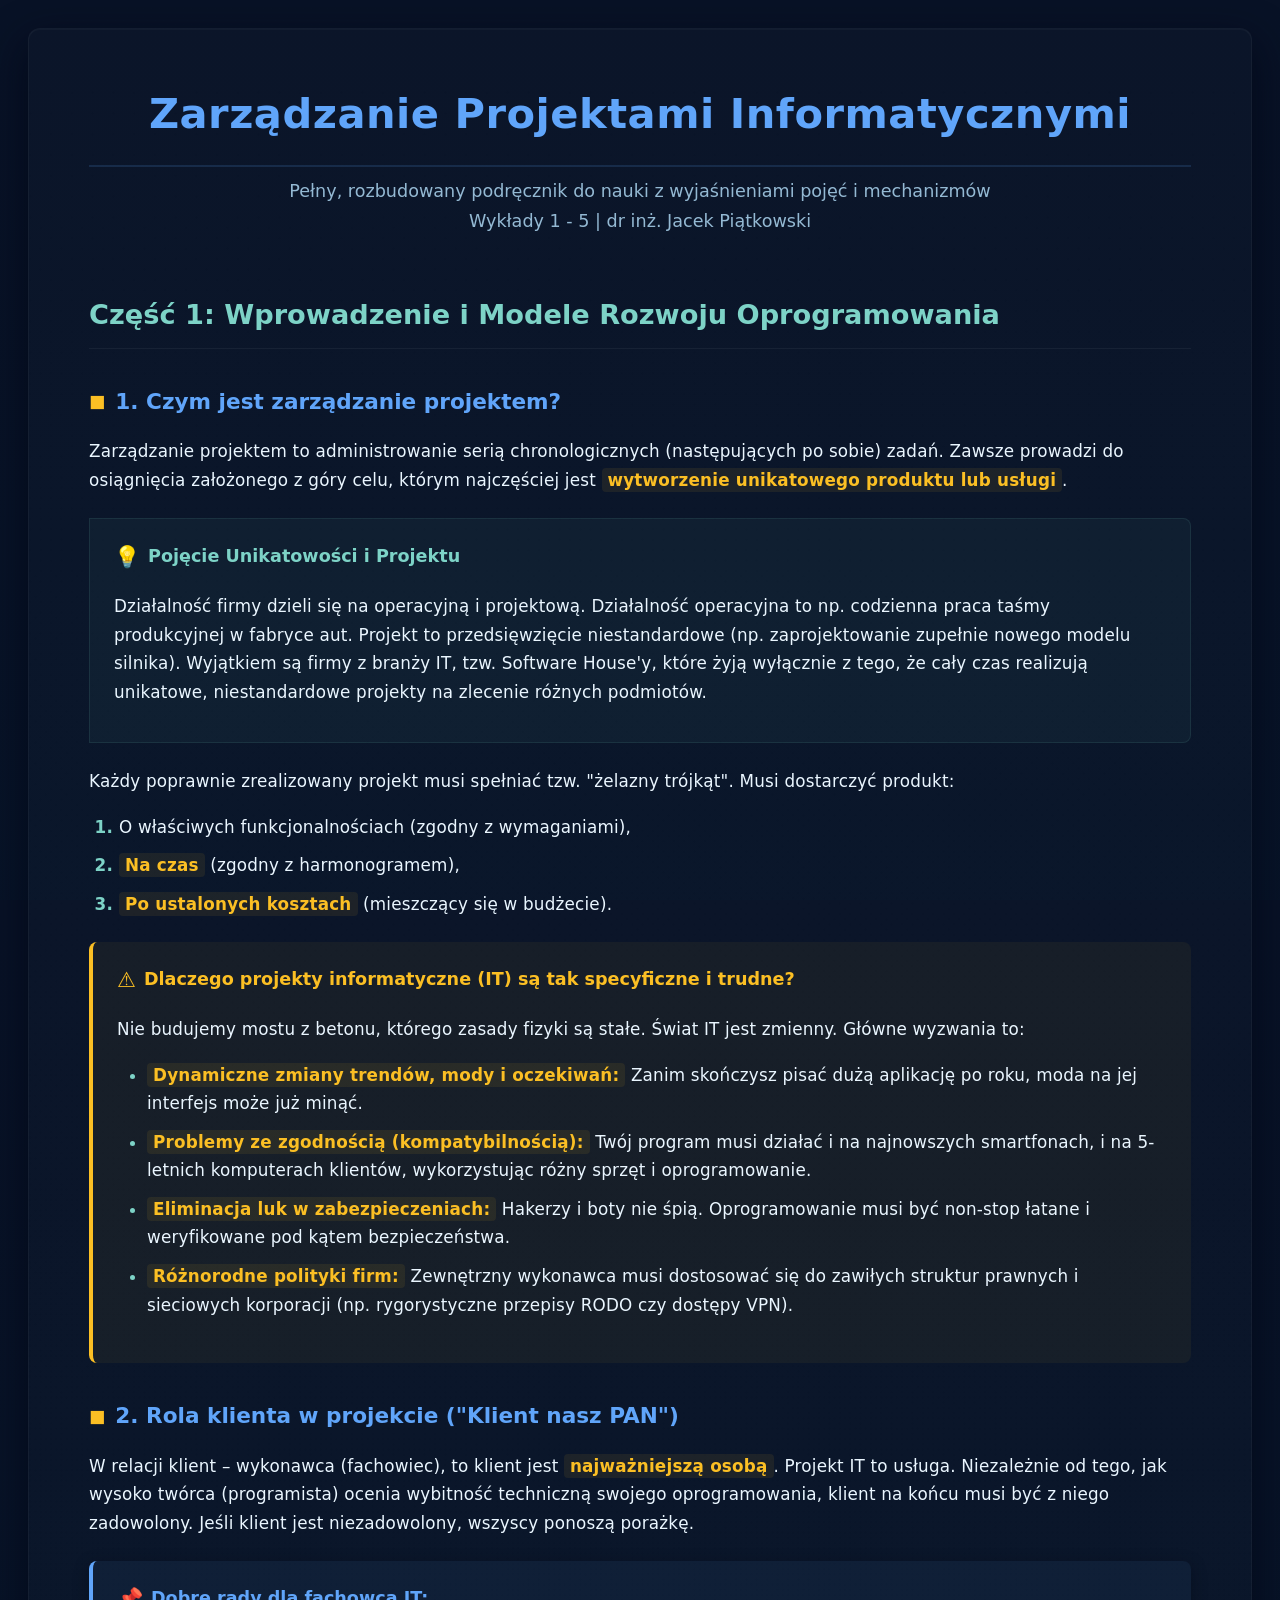
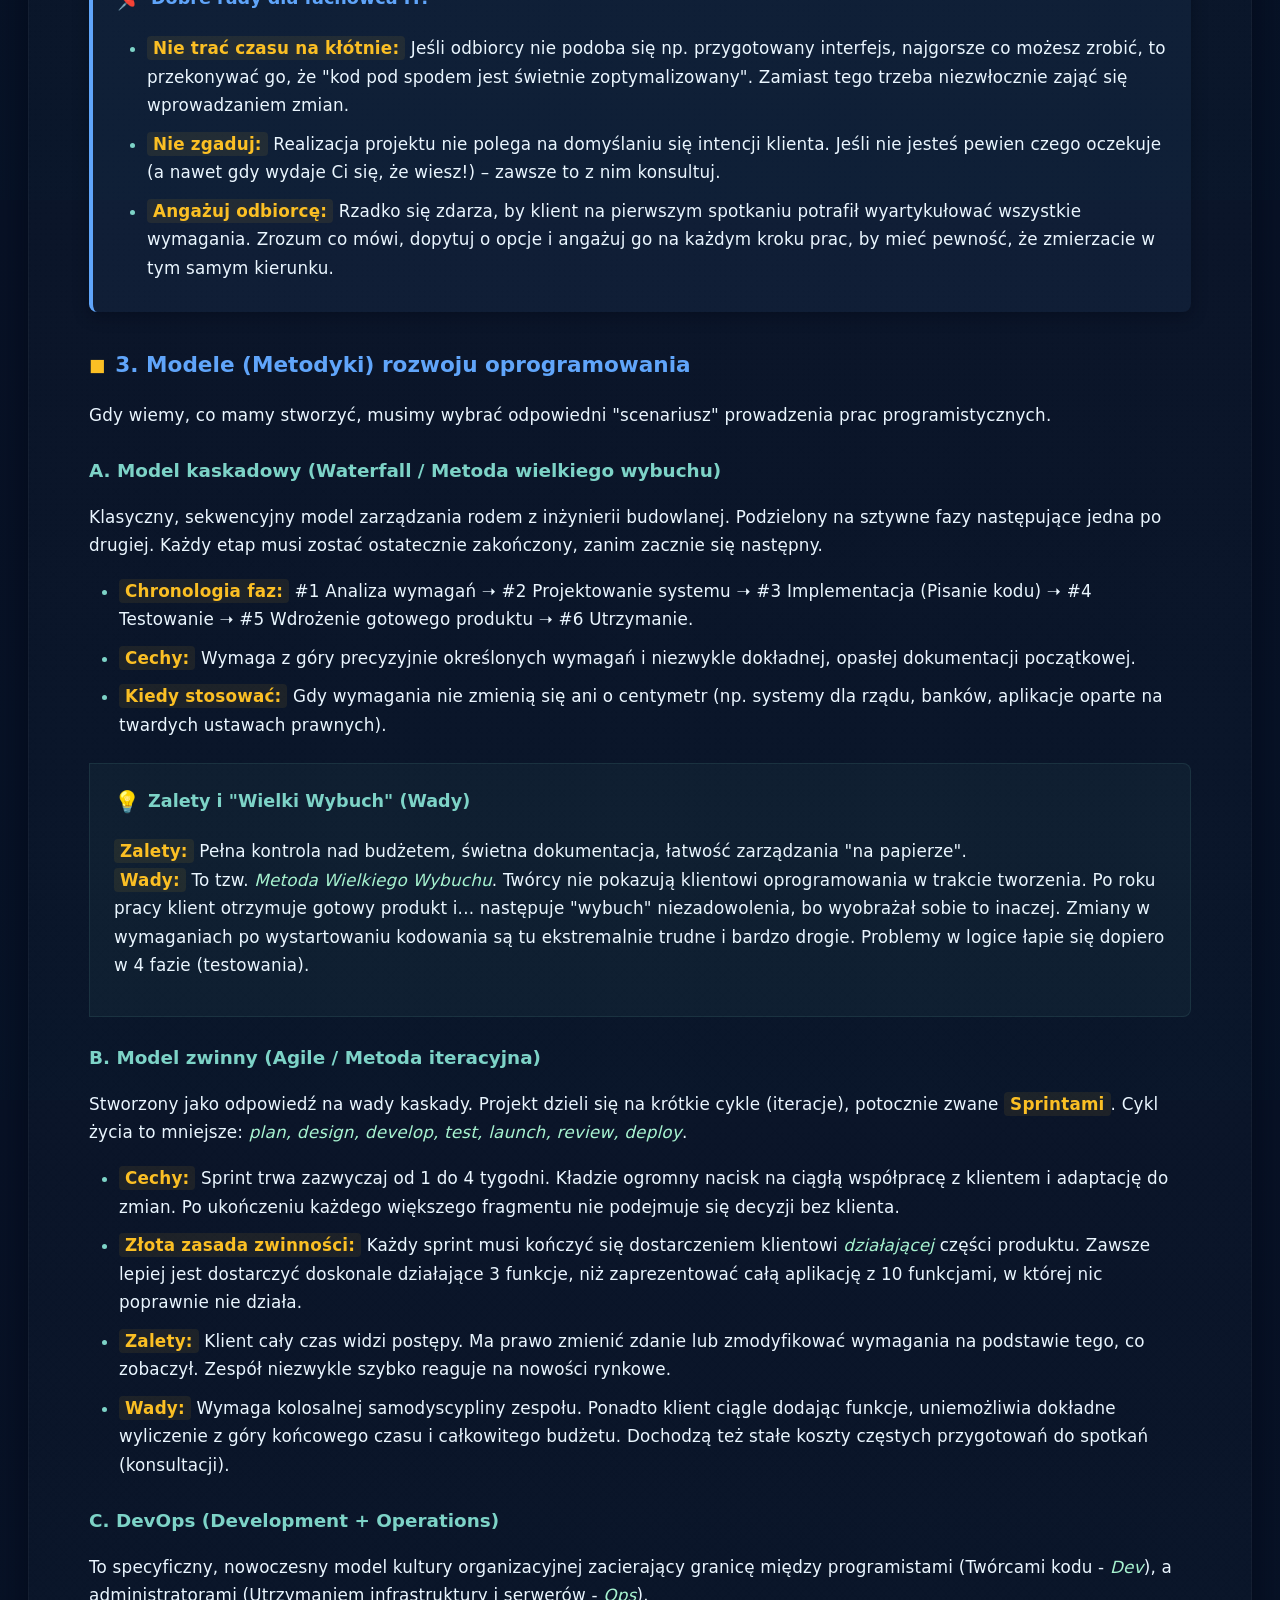
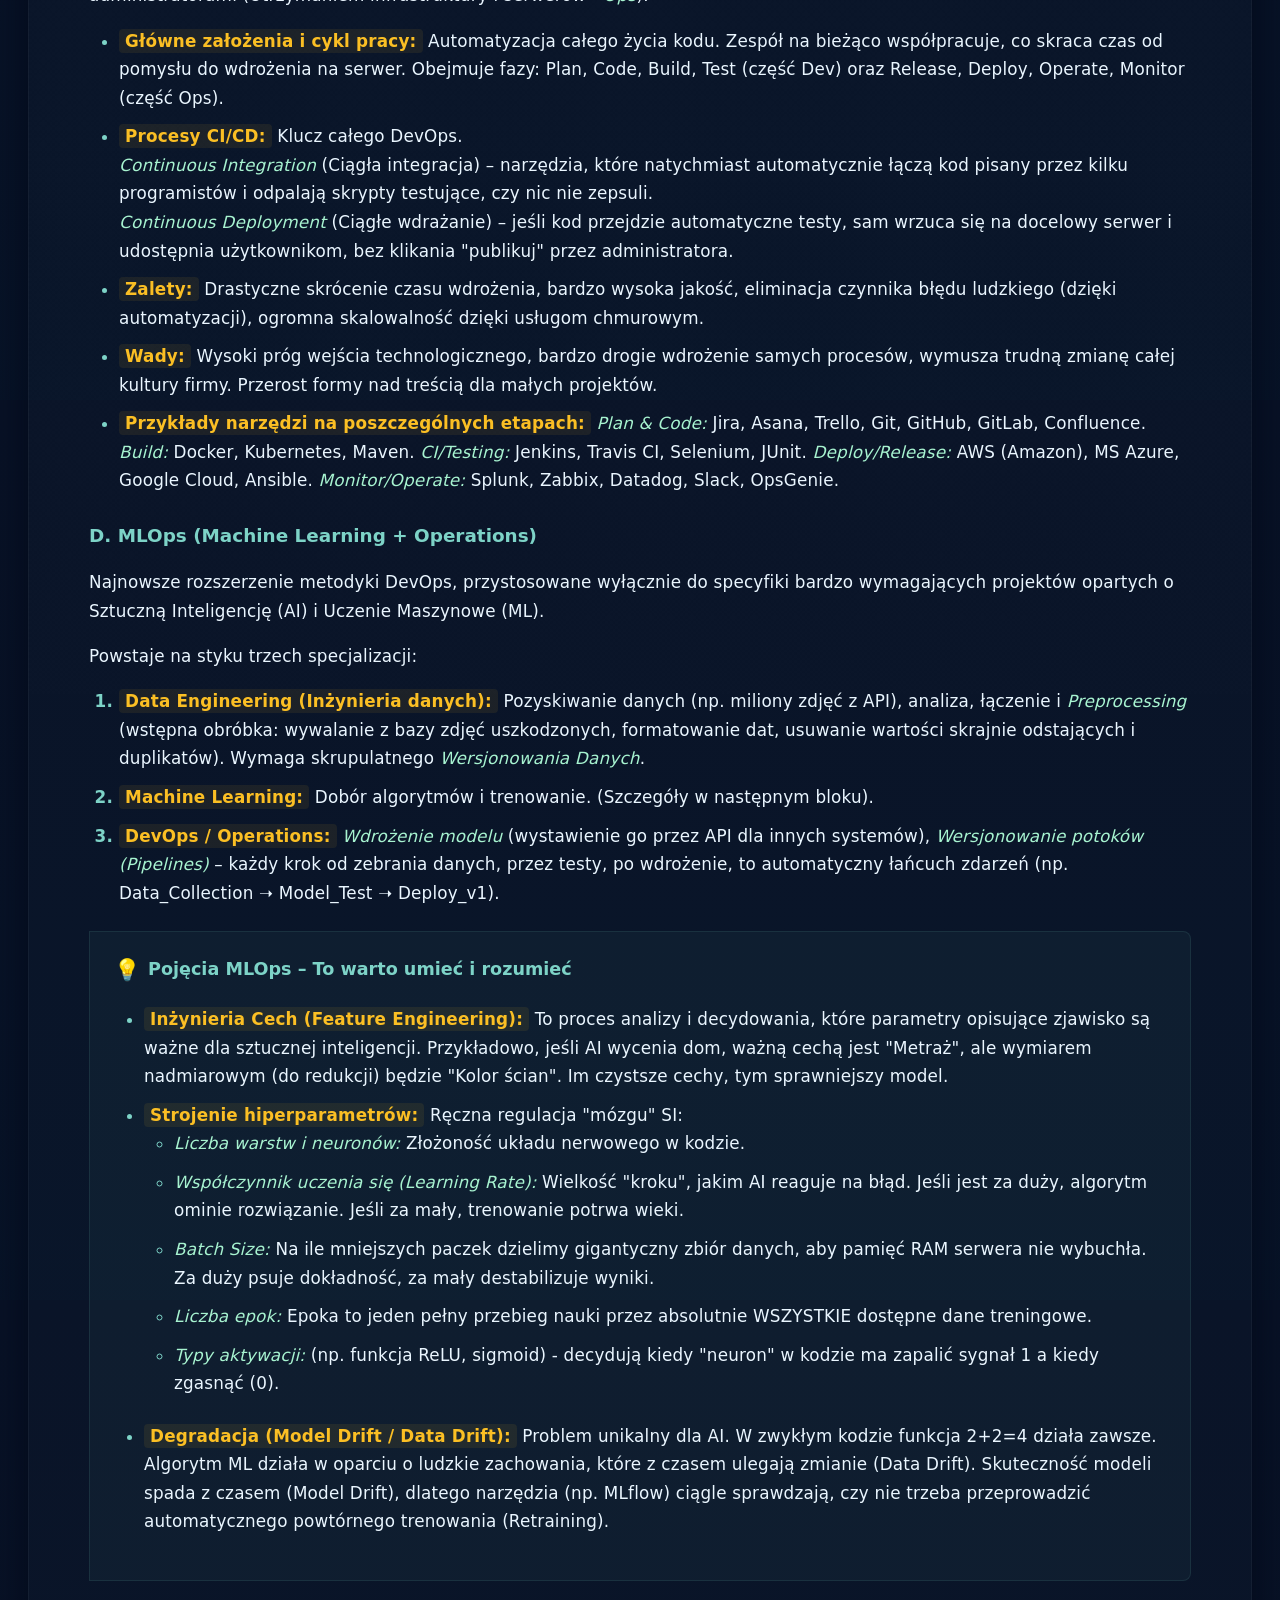
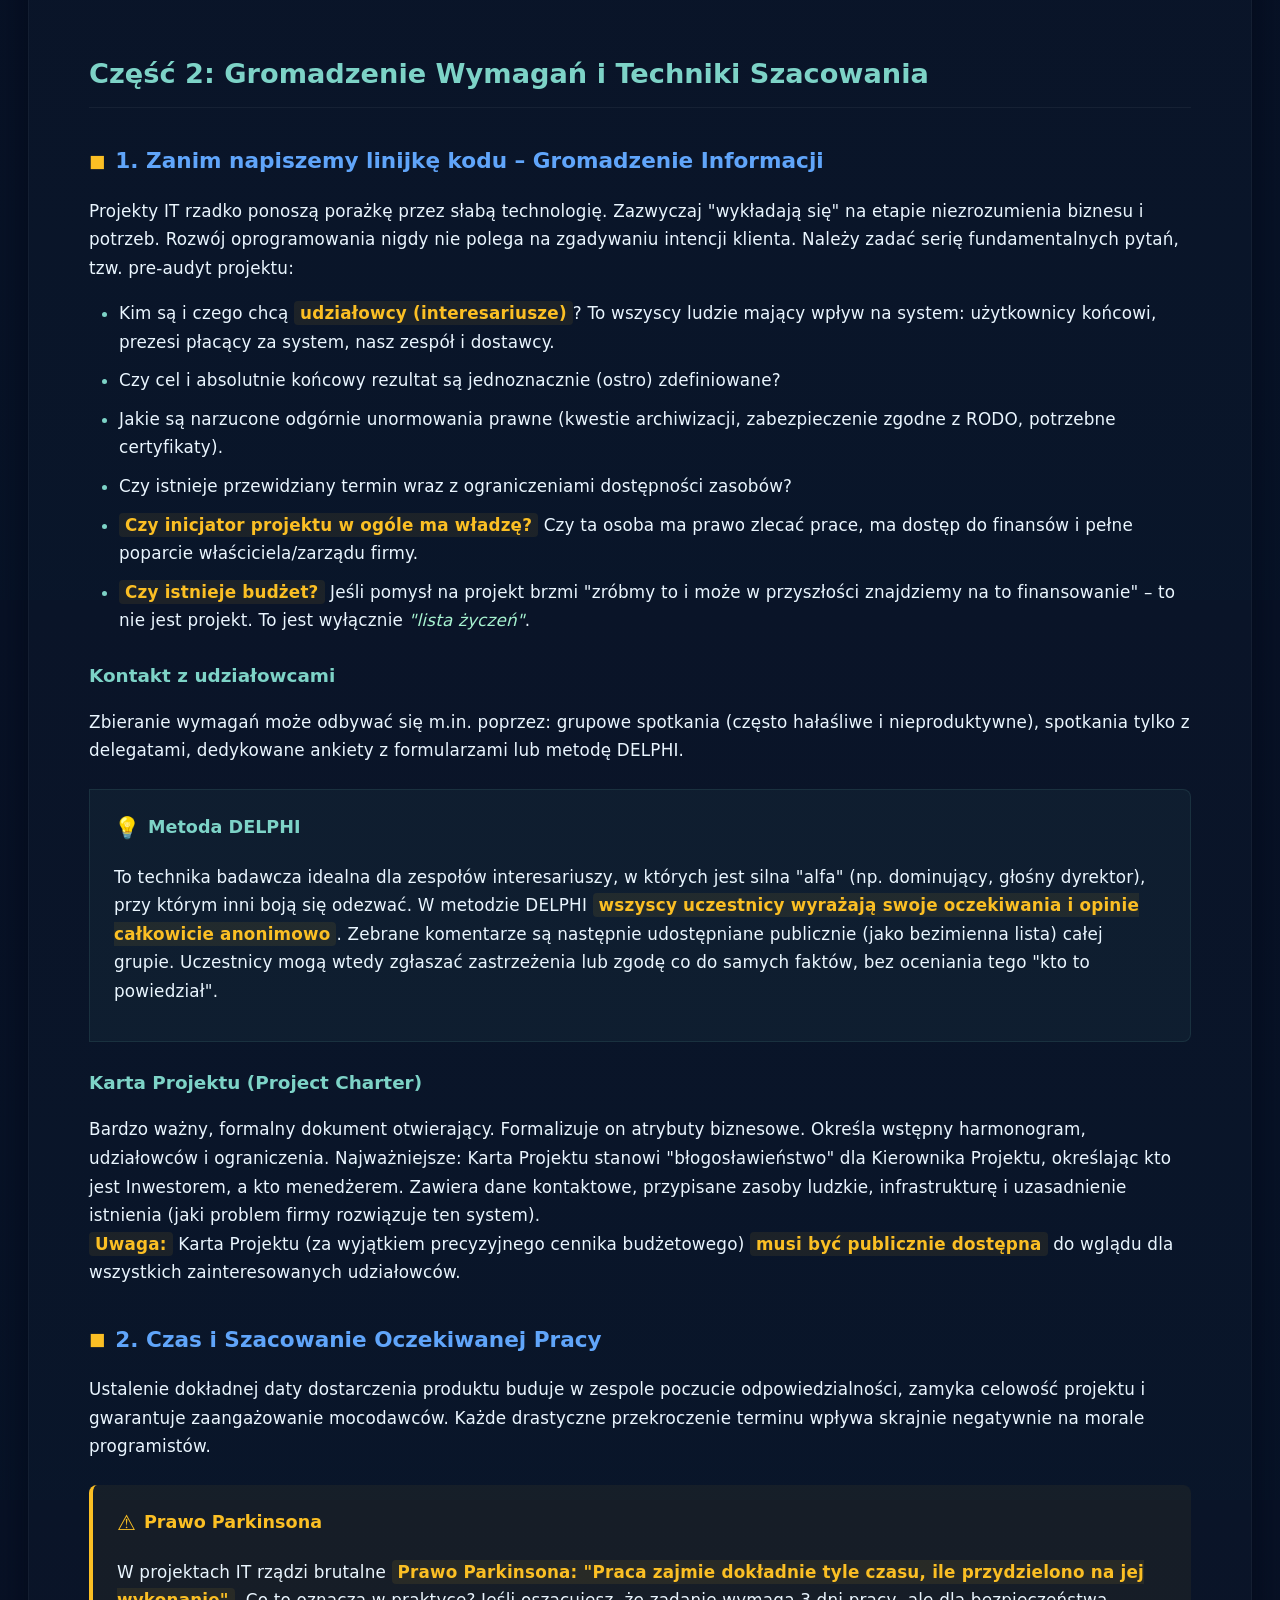
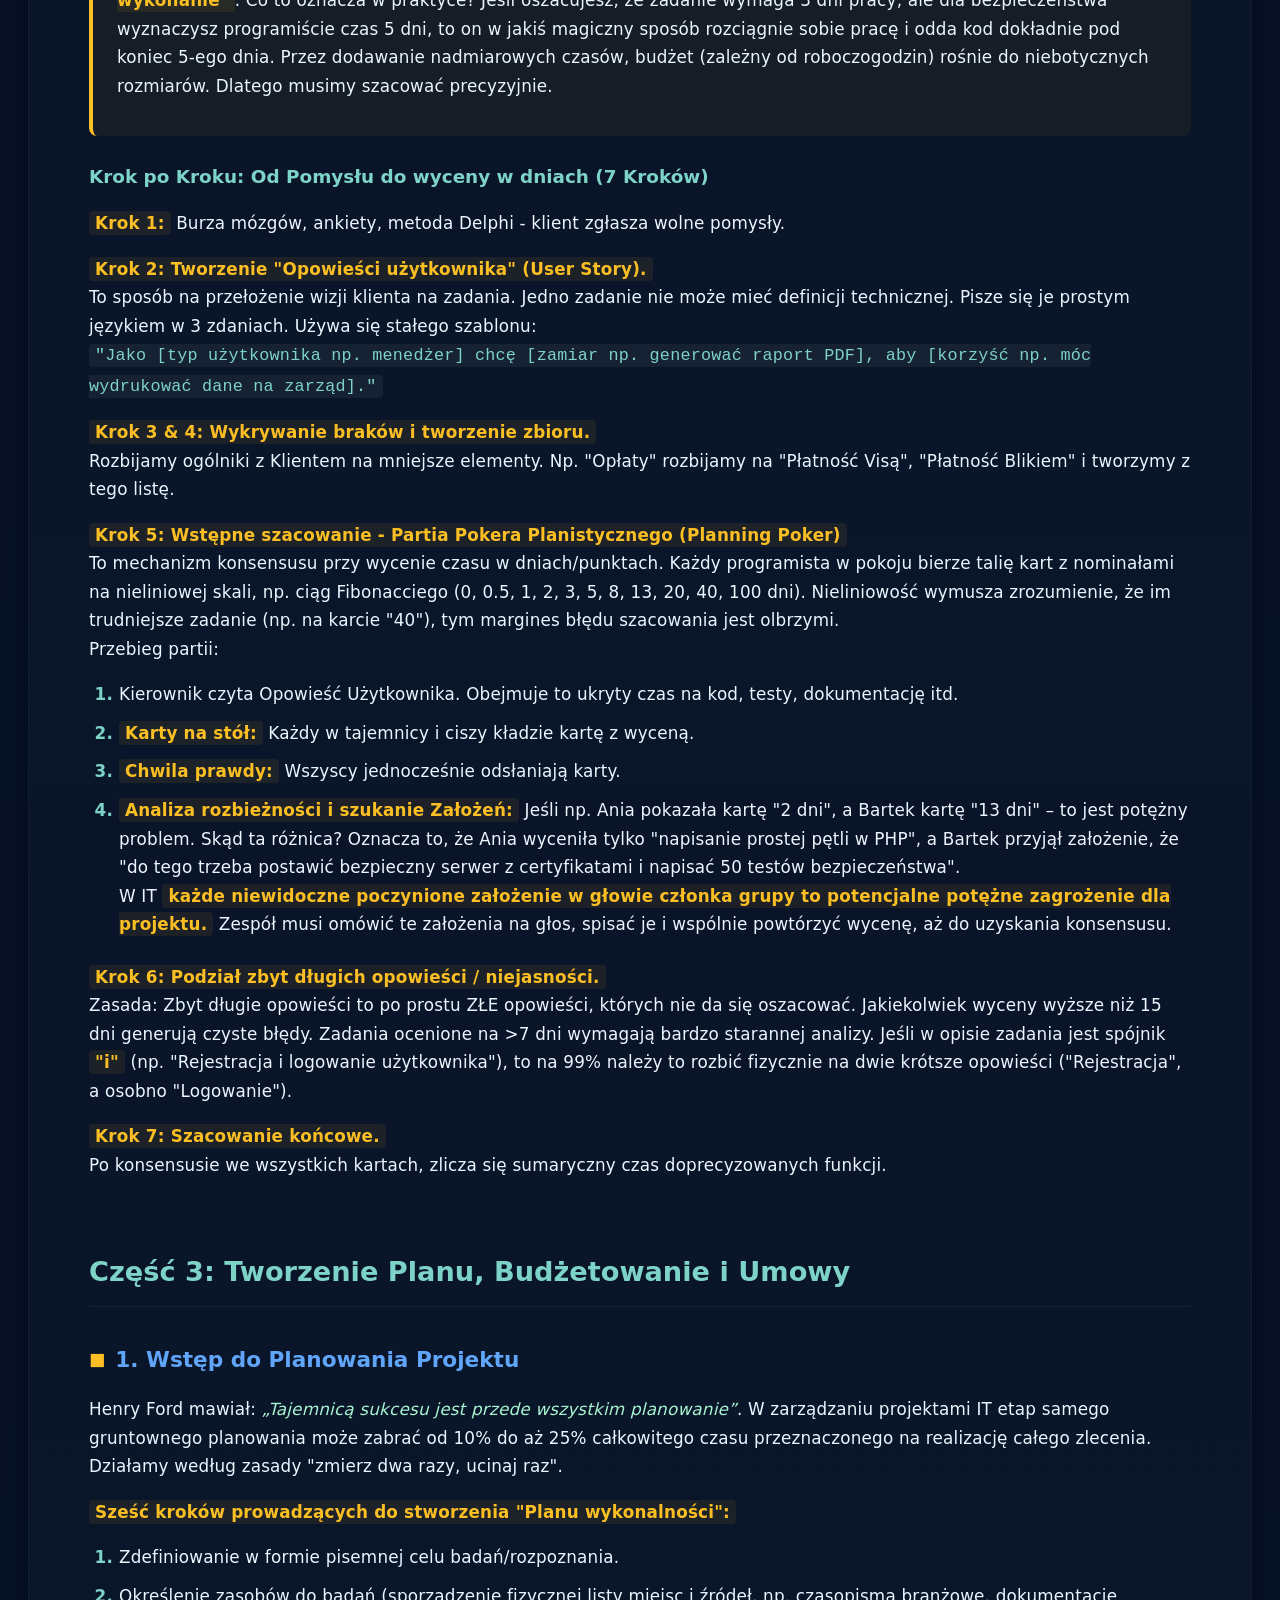
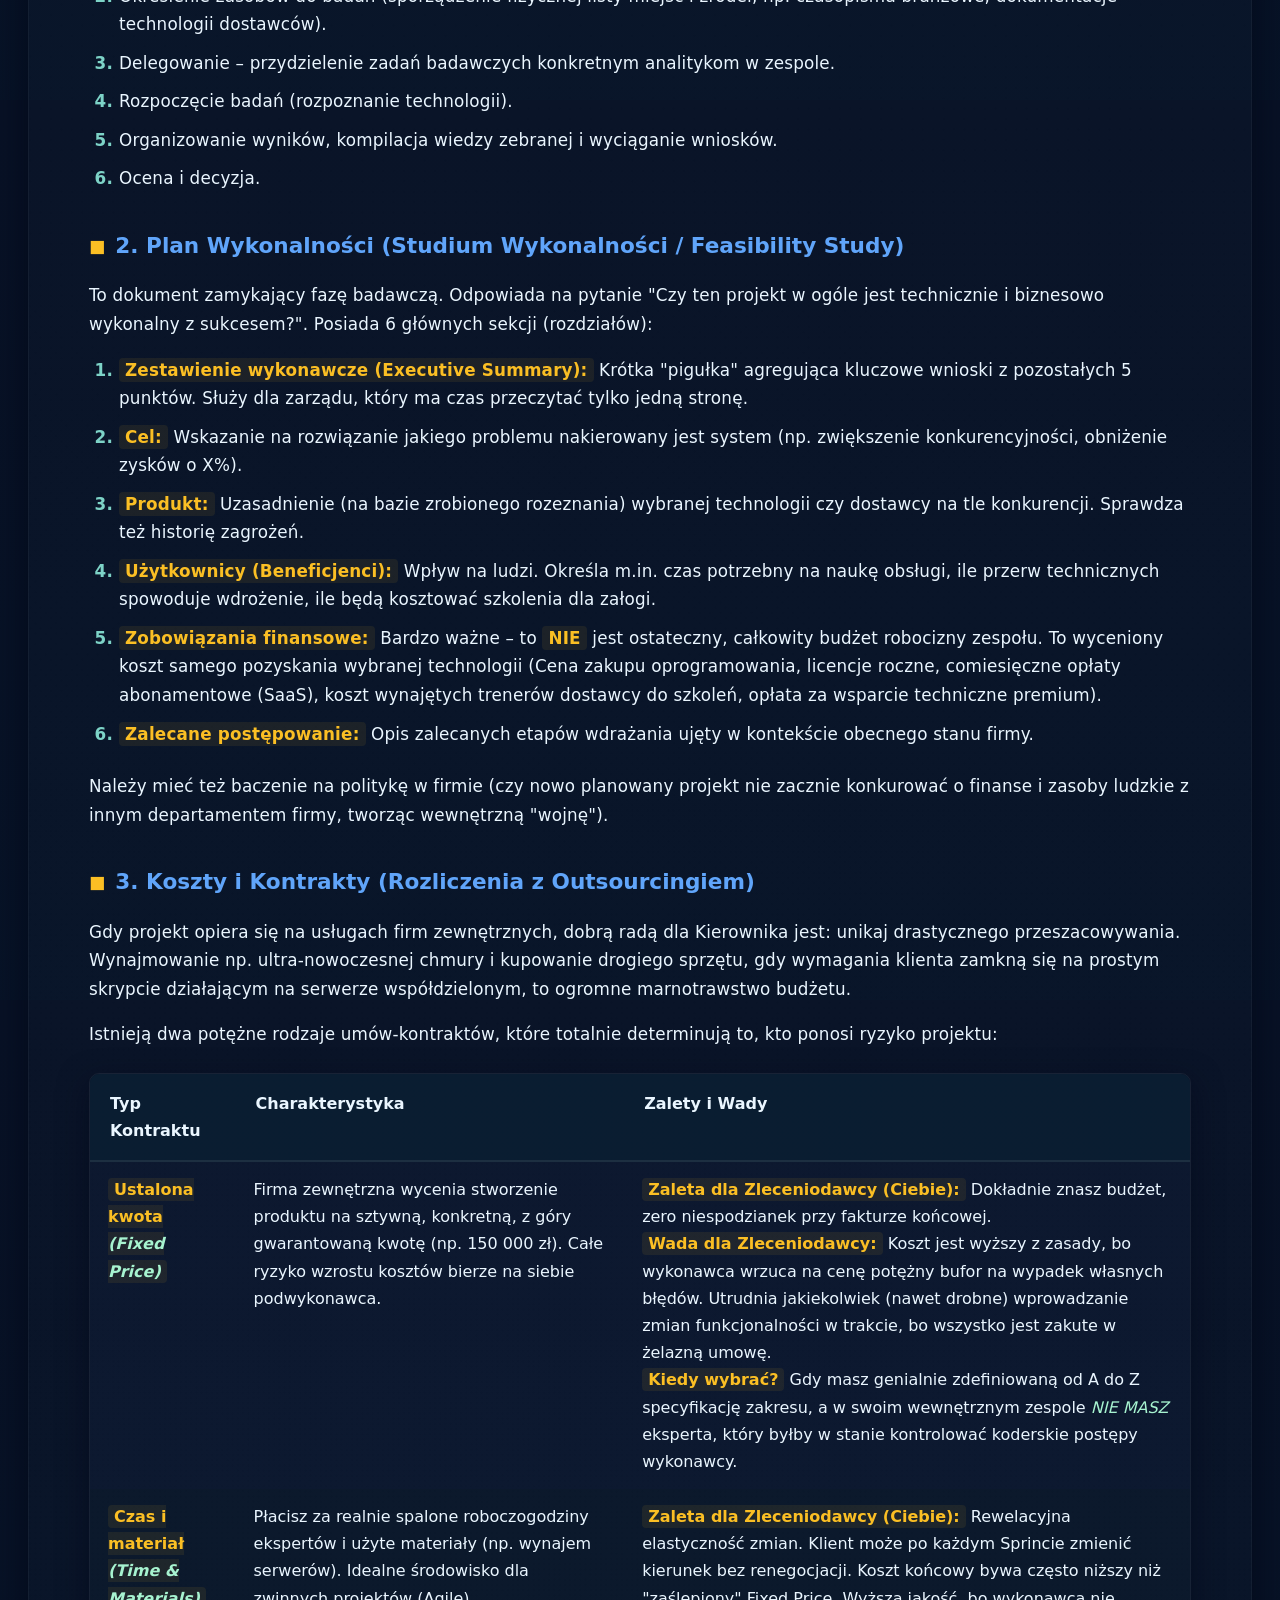
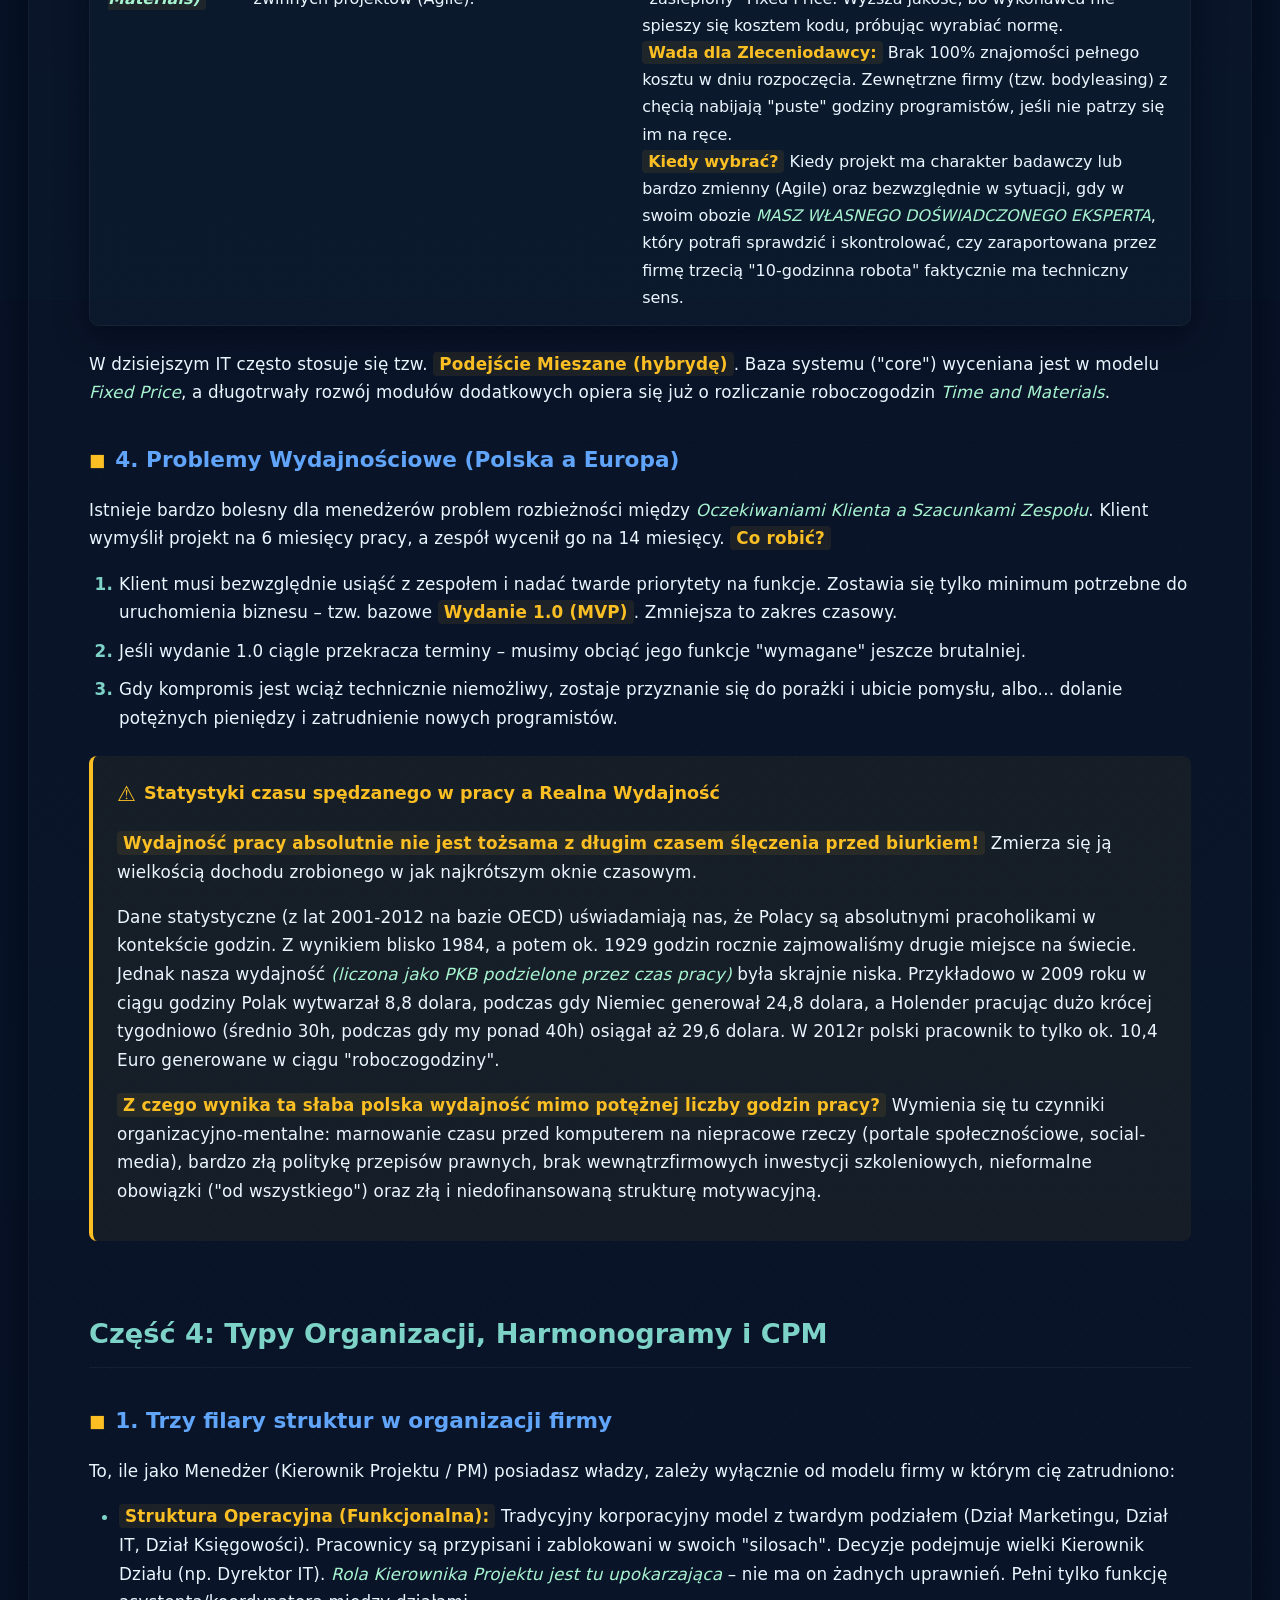
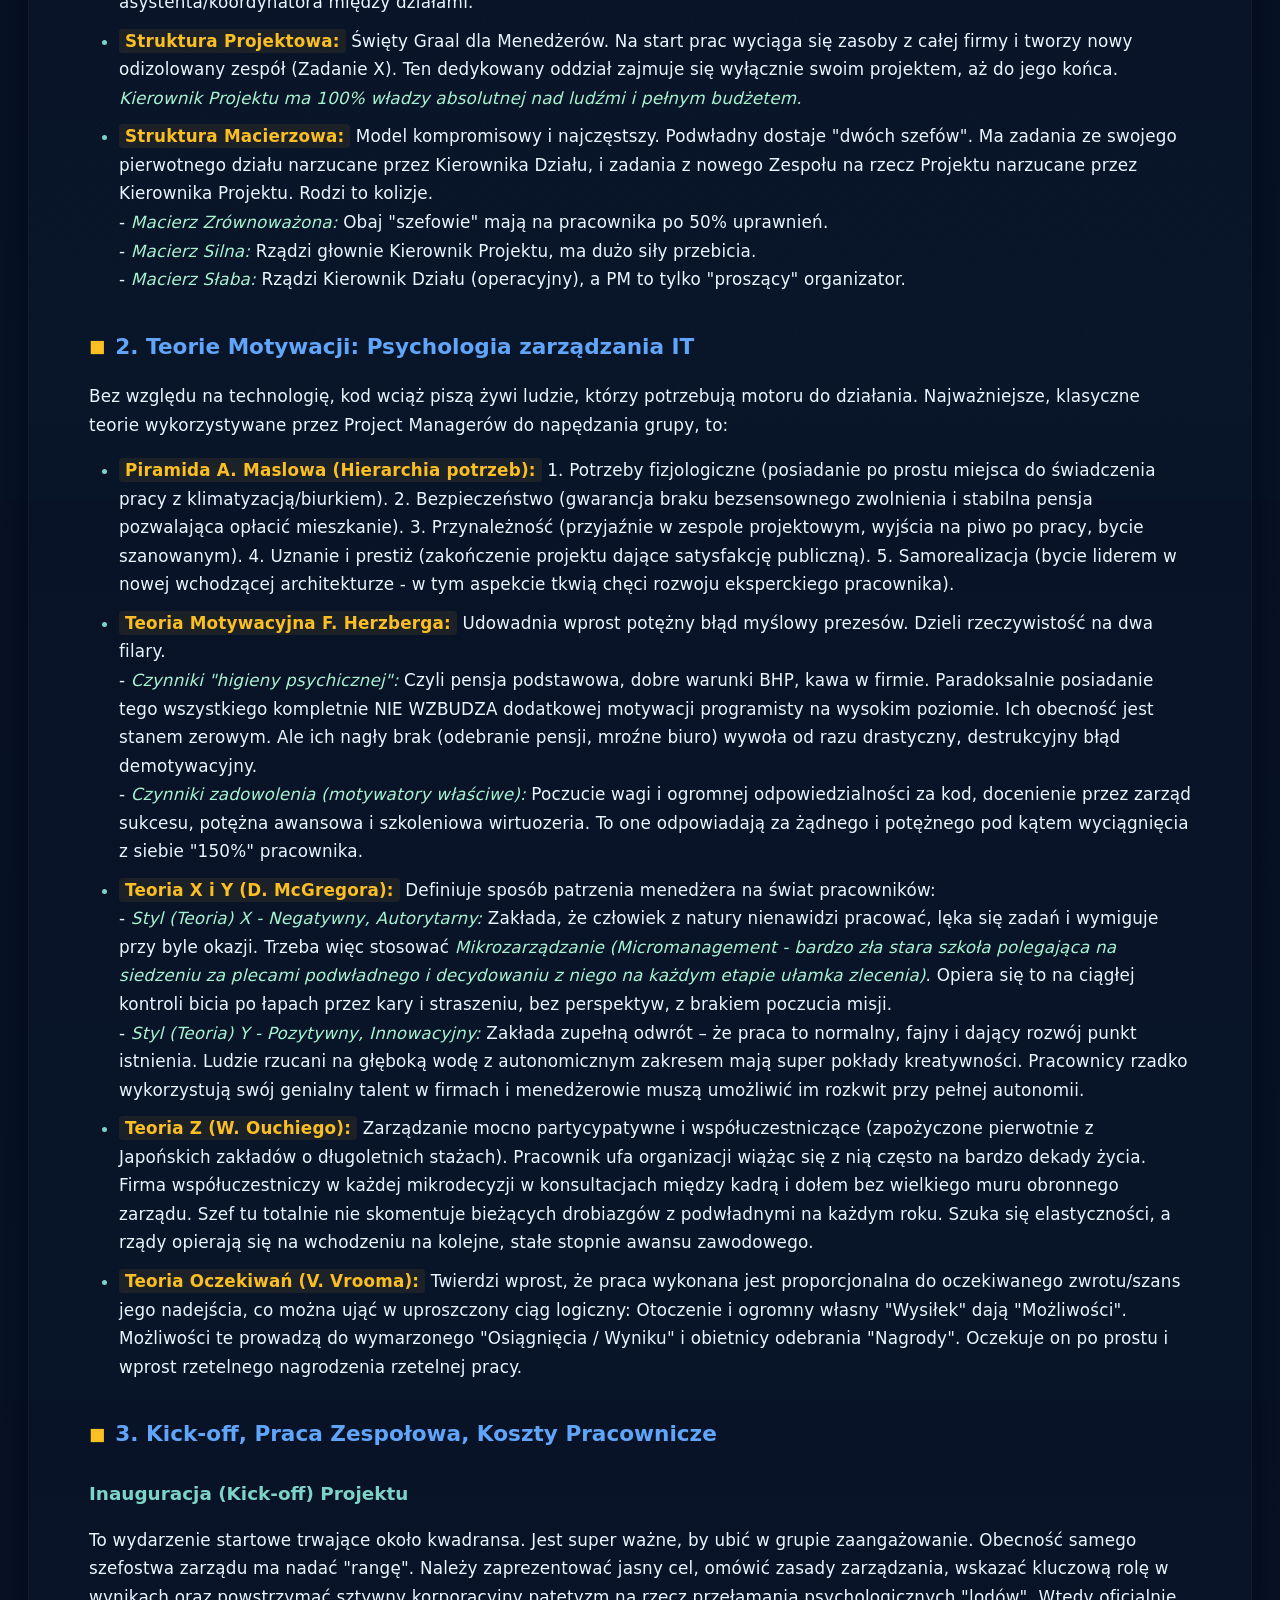
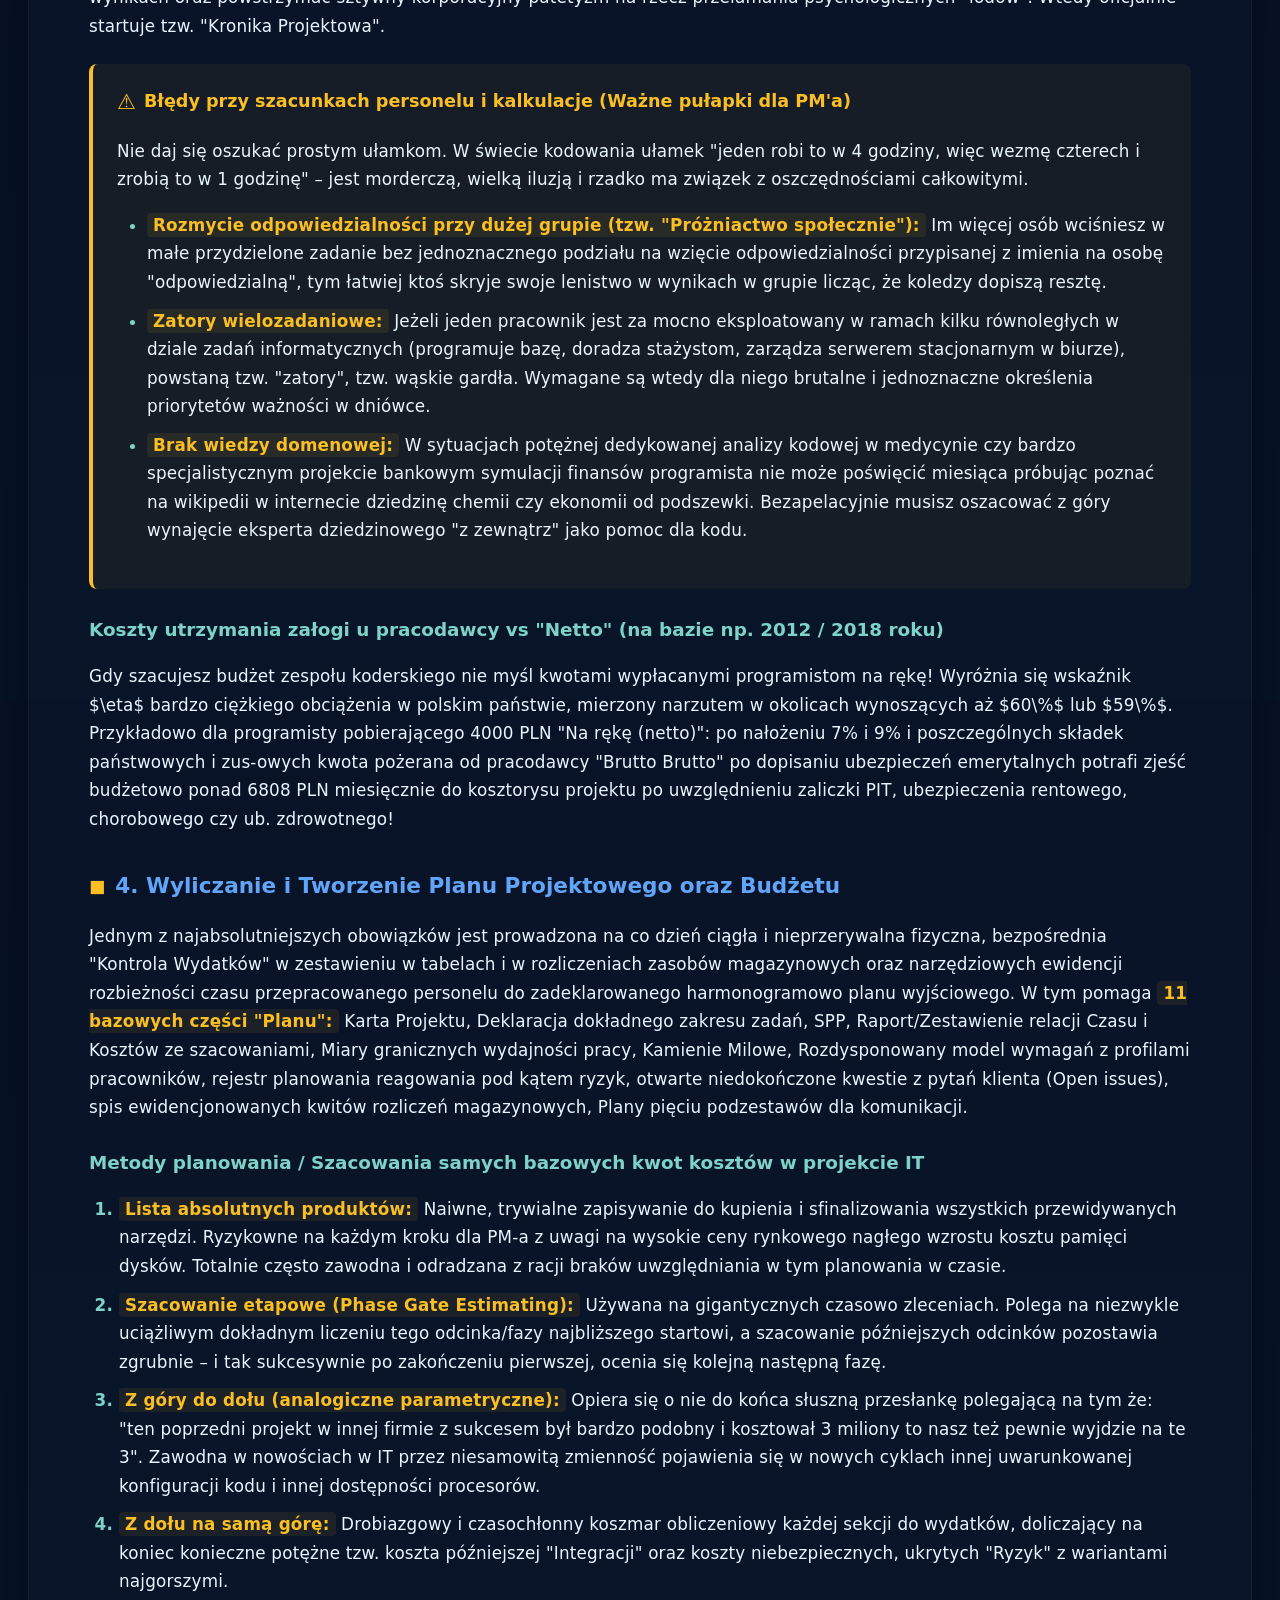
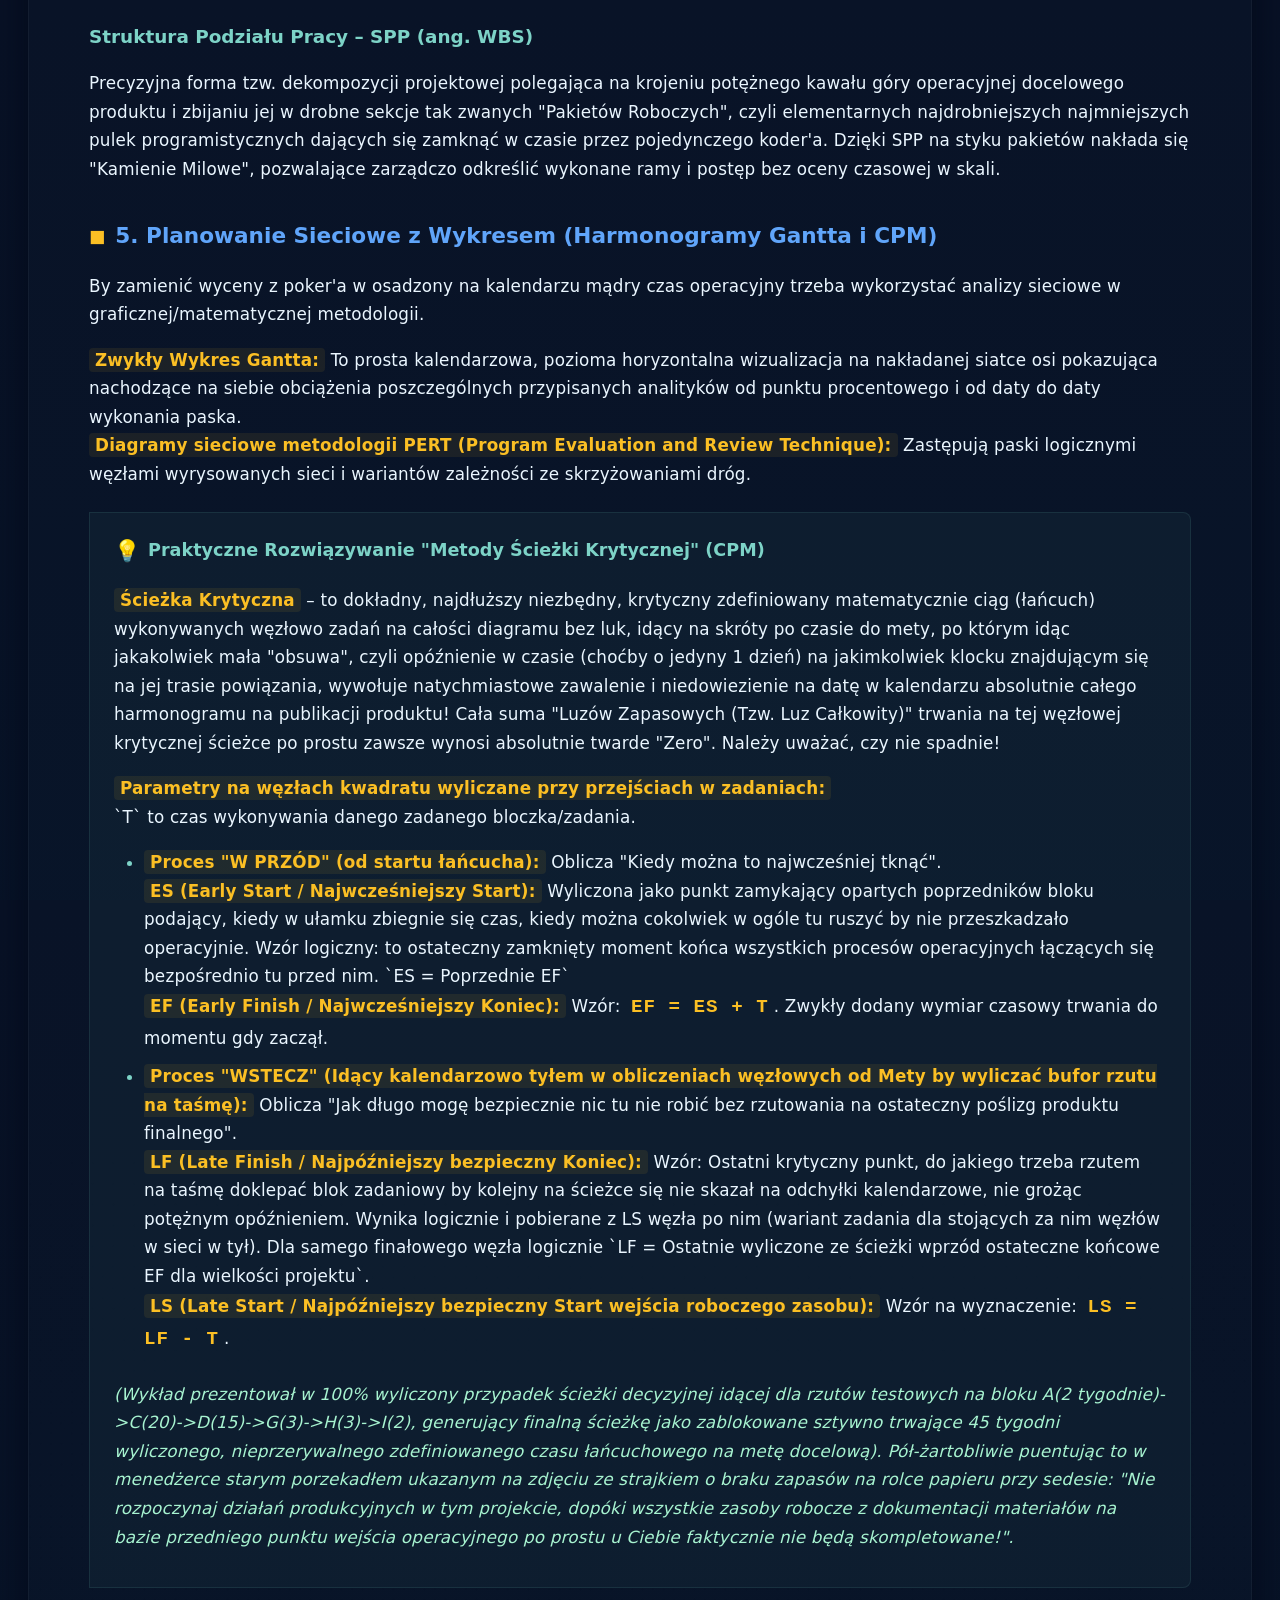
<file: zarz_proj.html>
<!DOCTYPE html>
<html lang="pl">
<head>
    <meta charset="UTF-8">
    <meta name="viewport" content="width=device-width, initial-scale=1.0">
    <title>Zarządzanie Projektami Informatycznymi - Pełny Podręcznik</title>
    <style>
        /* --- ULEPSZONY CIEMNY MOTYW: WYRAŹNIEJSZY KONTRAST I ZOPTYMALIZOWANY WYDRUK --- */
        :root{
            --page-bg: #081226;
            --container-bg: #072033;
            --card-bg: rgba(255,255,255,0.02);
            --text: #eaf6ff;
            --text-dim: #94b9d3;
            --muted: #b7d9ee;
            --accent: #60a5fa;
            --accent-2: #7dd3c7;
            --accent-3: #fbbf24;
            --border: rgba(255,255,255,0.08);
            --note-bg: rgba(96,165,250,0.06);
            --concept-bg: rgba(125, 211, 199, 0.05);
            --warning-bg: rgba(251, 191, 36, 0.05);
            --radius: 12px;
        }

        html,body{height:100%;}
        body{
            margin:0;
            padding:28px;
            background:linear-gradient(180deg,var(--page-bg),#071428 120%);
            color:var(--text);
            font-family: Inter, 'Segoe UI', system-ui, -apple-system, 'Helvetica Neue', Arial, sans-serif;
            -webkit-font-smoothing:antialiased;
            -moz-osx-font-smoothing:grayscale;
            font-size:17px;
            line-height:1.7;
        }

        .container{
            max-width:1150px;
            margin:0 auto;
            background:linear-gradient(180deg, rgba(255,255,255,0.015), rgba(255,255,255,0.005));
            padding:50px 60px;
            border-radius:var(--radius);
            box-shadow:0 15px 40px rgba(2,6,23,0.8), inset 0 1px 0 rgba(255,255,255,0.03);
            border:1px solid rgba(255,255,255,0.04);
        }

        h1{font-size:2.6rem; margin:0 0 10px; color:var(--accent); text-align:center; padding-bottom:15px; border-bottom:2px solid rgba(96,165,250,0.15); letter-spacing:0.5px}
        .subtitle { text-align: center; color: var(--text-dim); font-size: 1.1rem; margin-bottom: 40px; }
        
        h2{color:var(--accent-2); font-size:1.7rem; margin-top:55px; margin-bottom:20px; border-bottom:1px solid rgba(255,255,255,0.05); padding-bottom:10px}
        h3{color:var(--accent); font-size:1.35rem; margin-top:35px; margin-bottom:12px; display:flex; align-items:center; gap:10px;}
        h3::before { content: "■"; font-size:0.8em; color:var(--accent-3); }
        h4{color:var(--accent-2); font-size:1.15rem; margin-top:25px; margin-bottom:10px}

        p, li{color:var(--text); font-size:1.05rem; margin-bottom:16px; letter-spacing:0.2px}
        ul,ol{margin-bottom:24px; padding-left:30px}
        li{margin-bottom:10px;}
        li::marker{color:var(--accent-2); font-weight:bold;}

        /* Wyróżnienia ważnych pojęć */
        strong{
            color:var(--accent-3);
            font-weight:700;
            background:rgba(251,191,36,0.08);
            padding:2px 6px;
            border-radius:4px;
        }
        em{
            color: #a7f3d0;
            font-style: italic;
        }

        .part{margin-bottom:70px}

        /* --- BLOKI INFORMACYJNE --- */
        /* Note box (Dobre rady) */
        .note-box{
            background:var(--note-bg); border-left:4px solid var(--accent);
            padding:20px 24px; margin:24px 0; border-radius:8px;
            box-shadow:0 4px 15px rgba(3,8,20,0.4);
        }
        .note-box h4{margin:0 0 12px; color:var(--accent); font-size:1.1rem; display:flex; align-items:center; gap:8px;}
        .note-box h4::before { content: "📌"; font-size: 1.2em; }
        .note-box p:last-child, .note-box ul:last-child { margin-bottom: 0; }

        /* Concept box (Tłumaczenie i wyjaśnienie na egzamin) */
        .concept-box{
            background:var(--concept-bg); border-left:4px solid var(--accent-2);
            padding:20px 24px; margin:24px 0; border-radius:0 8px 8px 0;
            border: 1px solid rgba(125, 211, 199, 0.1);
        }
        .concept-box h4{margin:0 0 12px; color:var(--accent-2); font-size:1.1rem; display:flex; align-items:center; gap:8px;}
        .concept-box h4::before { content: "💡"; font-size: 1.2em; }
        
        /* Warning box (Problemy i zagrożenia) */
        .warning-box {
            background:var(--warning-bg); border-left:4px solid var(--accent-3);
            padding:20px 24px; margin:24px 0; border-radius:8px;
        }
        .warning-box h4{margin:0 0 12px; color:var(--accent-3); font-size:1.1rem; display:flex; align-items:center; gap:8px;}
        .warning-box h4::before { content: "⚠️"; font-size: 1.2em; }

        /* Tabele */
        table{width:100%; border-collapse:separate; border-spacing:0; margin:24px 0; font-size:1rem; background:transparent; border-radius:10px; overflow:hidden; border:1px solid rgba(255,255,255,0.06); box-shadow:0 10px 30px rgba(2,6,23,0.55)}
        thead th{padding:16px 20px; background:rgba(10,30,50,0.95); color:var(--text); font-weight:800; text-align:left; border-bottom:2px solid rgba(255,255,255,0.08)}
        th, td{padding:14px 18px; vertical-align:top; color:var(--text)}
        tbody tr{border-bottom:1px solid rgba(255,255,255,0.03)}
        tbody tr:nth-child(odd){background:rgba(96,165,250,0.03)}
        tbody tr:nth-child(even){background:rgba(125,211,199,0.02)}
        tbody tr:hover{background:rgba(255,255,255,0.06)}

        /* Formuły matematyczne i kod */
        .formula{
            display:block; text-align:center;
            font-family: ui-monospace, 'Courier New', monospace;
            background:rgba(0,0,0,0.25); padding:16px; border-radius:8px;
            color:var(--accent-3); margin:20px 0; font-size:1.2rem; font-weight:bold;
            border: 1px dashed rgba(251,191,36,0.3);
            letter-spacing: 1px;
        }
        code {
            font-family: ui-monospace, 'Courier New', monospace;
            background: rgba(255,255,255,0.05);
            padding: 2px 6px;
            border-radius: 4px;
            color: var(--accent-2);
        }

        @media (max-width:760px){
            body{padding:15px}
            .container{padding:25px}
            h1{font-size:1.8rem}
            h2{font-size:1.3rem}
        }

        /* --- STYL DO DRUKU / PDF (JASNY, EKONOMICZNY, CZYTELNY) --- */
        @media print{
            :root {
                --page-bg: #ffffff;
                --container-bg: #ffffff;
                --text: #0f172a;
                --text-dim: #475569;
                --accent: #2563eb; 
                --accent-2: #0f766e;
                --accent-3: #b45309;
                --note-bg: #f8fafc;
                --concept-bg: #f0fdfa;
                --warning-bg: #fffbeb;
            }
            body { background: none; color: var(--text); padding: 0; font-size: 11pt; line-height: 1.5; }
            .container { box-shadow: none; border: none; padding: 0; background: none; max-width: 100%; }
            
            * { -webkit-print-color-adjust: exact !important; print-color-adjust: exact !important; }
            
            h1, h2, h3 { color: var(--accent); }
            h2 { border-bottom: 2px solid #cbd5e1; margin-top: 30px; }
            h3 { margin-top: 20px; }
            h3::before { color: var(--accent); }
            
            .note-box { background: var(--note-bg); border-left: 4px solid var(--accent); border: 1px solid #e2e8f0; color: var(--text); box-shadow: none; }
            .concept-box { background: var(--concept-bg); border-left: 4px solid var(--accent-2); border: 1px solid #ccfbf1; box-shadow: none;}
            .warning-box { background: var(--warning-bg); border-left: 4px solid var(--accent-3); border: 1px solid #fef3c7; box-shadow: none;}
            
            strong { color: var(--accent-3); background: #fef3c7; border: 1px solid #fde68a; }
            em { color: #166534; }
            
            table { border: 1px solid #cbd5e1; box-shadow: none; }
            thead th { background: #f1f5f9; color: var(--text); border-bottom: 2px solid #94a3b8; }
            th, td { color: var(--text); border-bottom: 1px solid #e2e8f0; }
            tbody tr:nth-child(odd) { background: #ffffff; }
            tbody tr:nth-child(even) { background: #f8fafc; }
            
            .formula { background: #f8fafc; color: #0f172a; border: 1px solid #94a3b8; }
            code { color: #0f172a; border: 1px solid #cbd5e1; }
            
            /* Zapobieganie łamaniu elementów w połowie strony */
            .part { page-break-before: always; margin-bottom: 0; }
            .part:first-of-type { page-break-before: avoid; }
            .note-box, .concept-box, .warning-box, table, tr, p, li, .formula { page-break-inside: avoid; }
            h2, h3, h4 { page-break-after: avoid; }
        }
    </style>
</head>
<body>

<div class="container">
    <h1>Zarządzanie Projektami Informatycznymi</h1>
    <div class="subtitle">Pełny, rozbudowany podręcznik do nauki z wyjaśnieniami pojęć i mechanizmów<br>Wykłady 1 - 5 | dr inż. Jacek Piątkowski</div>

    <section class="part">
        <h2>Część 1: Wprowadzenie i Modele Rozwoju Oprogramowania</h2>

        <h3>1. Czym jest zarządzanie projektem?</h3>
        <p>Zarządzanie projektem to administrowanie serią chronologicznych (następujących po sobie) zadań. Zawsze prowadzi do osiągnięcia założonego z góry celu, którym najczęściej jest <strong>wytworzenie unikatowego produktu lub usługi</strong>.</p>
        
        <div class="concept-box">
            <h4>Pojęcie Unikatowości i Projektu</h4>
            <p>Działalność firmy dzieli się na operacyjną i projektową. Działalność operacyjna to np. codzienna praca taśmy produkcyjnej w fabryce aut. Projekt to przedsięwzięcie niestandardowe (np. zaprojektowanie zupełnie nowego modelu silnika). Wyjątkiem są firmy z branży IT, tzw. Software House'y, które żyją wyłącznie z tego, że cały czas realizują unikatowe, niestandardowe projekty na zlecenie różnych podmiotów.</p>
        </div>

        <p>Każdy poprawnie zrealizowany projekt musi spełniać tzw. "żelazny trójkąt". Musi dostarczyć produkt:</p>
        <ol>
            <li>O właściwych funkcjonalnościach (zgodny z wymaganiami),</li>
            <li><strong>Na czas</strong> (zgodny z harmonogramem),</li>
            <li><strong>Po ustalonych kosztach</strong> (mieszczący się w budżecie).</li>
        </ol>

        <div class="warning-box">
            <h4>Dlaczego projekty informatyczne (IT) są tak specyficzne i trudne?</h4>
            <p>Nie budujemy mostu z betonu, którego zasady fizyki są stałe. Świat IT jest zmienny. Główne wyzwania to:</p>
            <ul>
                <li><strong>Dynamiczne zmiany trendów, mody i oczekiwań:</strong> Zanim skończysz pisać dużą aplikację po roku, moda na jej interfejs może już minąć.</li>
                <li><strong>Problemy ze zgodnością (kompatybilnością):</strong> Twój program musi działać i na najnowszych smartfonach, i na 5-letnich komputerach klientów, wykorzystując różny sprzęt i oprogramowanie.</li>
                <li><strong>Eliminacja luk w zabezpieczeniach:</strong> Hakerzy i boty nie śpią. Oprogramowanie musi być non-stop łatane i weryfikowane pod kątem bezpieczeństwa.</li>
                <li><strong>Różnorodne polityki firm:</strong> Zewnętrzny wykonawca musi dostosować się do zawiłych struktur prawnych i sieciowych korporacji (np. rygorystyczne przepisy RODO czy dostępy VPN).</li>
            </ul>
        </div>

        <h3>2. Rola klienta w projekcie ("Klient nasz PAN")</h3>
        <p>W relacji klient – wykonawca (fachowiec), to klient jest <strong>najważniejszą osobą</strong>. Projekt IT to usługa. Niezależnie od tego, jak wysoko twórca (programista) ocenia wybitność techniczną swojego oprogramowania, klient na końcu musi być z niego zadowolony. Jeśli klient jest niezadowolony, wszyscy ponoszą porażkę.</p>

        <div class="note-box">
            <h4>Dobre rady dla fachowca IT:</h4>
            <ul>
                <li><strong>Nie trać czasu na kłótnie:</strong> Jeśli odbiorcy nie podoba się np. przygotowany interfejs, najgorsze co możesz zrobić, to przekonywać go, że "kod pod spodem jest świetnie zoptymalizowany". Zamiast tego trzeba niezwłocznie zająć się wprowadzaniem zmian.</li>
                <li><strong>Nie zgaduj:</strong> Realizacja projektu nie polega na domyślaniu się intencji klienta. Jeśli nie jesteś pewien czego oczekuje (a nawet gdy wydaje Ci się, że wiesz!) – zawsze to z nim konsultuj.</li>
                <li><strong>Angażuj odbiorcę:</strong> Rzadko się zdarza, by klient na pierwszym spotkaniu potrafił wyartykułować wszystkie wymagania. Zrozum co mówi, dopytuj o opcje i angażuj go na każdym kroku prac, by mieć pewność, że zmierzacie w tym samym kierunku.</li>
            </ul>
        </div>

        <h3>3. Modele (Metodyki) rozwoju oprogramowania</h3>
        <p>Gdy wiemy, co mamy stworzyć, musimy wybrać odpowiedni "scenariusz" prowadzenia prac programistycznych.</p>

        <h4>A. Model kaskadowy (Waterfall / Metoda wielkiego wybuchu)</h4>
        <p>Klasyczny, sekwencyjny model zarządzania rodem z inżynierii budowlanej. Podzielony na sztywne fazy następujące jedna po drugiej. Każdy etap musi zostać ostatecznie zakończony, zanim zacznie się następny.</p>
        <ul>
            <li><strong>Chronologia faz:</strong> #1 Analiza wymagań ➝ #2 Projektowanie systemu ➝ #3 Implementacja (Pisanie kodu) ➝ #4 Testowanie ➝ #5 Wdrożenie gotowego produktu ➝ #6 Utrzymanie.</li>
            <li><strong>Cechy:</strong> Wymaga z góry precyzyjnie określonych wymagań i niezwykle dokładnej, opasłej dokumentacji początkowej.</li>
            <li><strong>Kiedy stosować:</strong> Gdy wymagania nie zmienią się ani o centymetr (np. systemy dla rządu, banków, aplikacje oparte na twardych ustawach prawnych).</li>
        </ul>
        <div class="concept-box">
            <h4>Zalety i "Wielki Wybuch" (Wady)</h4>
            <p><strong>Zalety:</strong> Pełna kontrola nad budżetem, świetna dokumentacja, łatwość zarządzania "na papierze".<br>
            <strong>Wady:</strong> To tzw. <em>Metoda Wielkiego Wybuchu</em>. Twórcy nie pokazują klientowi oprogramowania w trakcie tworzenia. Po roku pracy klient otrzymuje gotowy produkt i... następuje "wybuch" niezadowolenia, bo wyobrażał sobie to inaczej. Zmiany w wymaganiach po wystartowaniu kodowania są tu ekstremalnie trudne i bardzo drogie. Problemy w logice łapie się dopiero w 4 fazie (testowania).</p>
        </div>

        <h4>B. Model zwinny (Agile / Metoda iteracyjna)</h4>
        <p>Stworzony jako odpowiedź na wady kaskady. Projekt dzieli się na krótkie cykle (iteracje), potocznie zwane <strong>Sprintami</strong>. Cykl życia to mniejsze: <em>plan, design, develop, test, launch, review, deploy</em>.</p>
        <ul>
            <li><strong>Cechy:</strong> Sprint trwa zazwyczaj od 1 do 4 tygodni. Kładzie ogromny nacisk na ciągłą współpracę z klientem i adaptację do zmian. Po ukończeniu każdego większego fragmentu nie podejmuje się decyzji bez klienta.</li>
            <li><strong>Złota zasada zwinności:</strong> Każdy sprint musi kończyć się dostarczeniem klientowi <em>działającej</em> części produktu. Zawsze lepiej jest dostarczyć doskonale działające 3 funkcje, niż zaprezentować całą aplikację z 10 funkcjami, w której nic poprawnie nie działa.</li>
            <li><strong>Zalety:</strong> Klient cały czas widzi postępy. Ma prawo zmienić zdanie lub zmodyfikować wymagania na podstawie tego, co zobaczył. Zespół niezwykle szybko reaguje na nowości rynkowe.</li>
            <li><strong>Wady:</strong> Wymaga kolosalnej samodyscypliny zespołu. Ponadto klient ciągle dodając funkcje, uniemożliwia dokładne wyliczenie z góry końcowego czasu i całkowitego budżetu. Dochodzą też stałe koszty częstych przygotowań do spotkań (konsultacji).</li>
        </ul>

        <h4>C. DevOps (Development + Operations)</h4>
        <p>To specyficzny, nowoczesny model kultury organizacyjnej zacierający granicę między programistami (Twórcami kodu - <em>Dev</em>), a administratorami (Utrzymaniem infrastruktury i serwerów - <em>Ops</em>).</p>
        <ul>
            <li><strong>Główne założenia i cykl pracy:</strong> Automatyzacja całego życia kodu. Zespół na bieżąco współpracuje, co skraca czas od pomysłu do wdrożenia na serwer. Obejmuje fazy: Plan, Code, Build, Test (część Dev) oraz Release, Deploy, Operate, Monitor (część Ops).</li>
            <li><strong>Procesy CI/CD:</strong> Klucz całego DevOps. 
                <br><em>Continuous Integration</em> (Ciągła integracja) – narzędzia, które natychmiast automatycznie łączą kod pisany przez kilku programistów i odpalają skrypty testujące, czy nic nie zepsuli. 
                <br><em>Continuous Deployment</em> (Ciągłe wdrażanie) – jeśli kod przejdzie automatyczne testy, sam wrzuca się na docelowy serwer i udostępnia użytkownikom, bez klikania "publikuj" przez administratora.</li>
            <li><strong>Zalety:</strong> Drastyczne skrócenie czasu wdrożenia, bardzo wysoka jakość, eliminacja czynnika błędu ludzkiego (dzięki automatyzacji), ogromna skalowalność dzięki usługom chmurowym.</li>
            <li><strong>Wady:</strong> Wysoki próg wejścia technologicznego, bardzo drogie wdrożenie samych procesów, wymusza trudną zmianę całej kultury firmy. Przerost formy nad treścią dla małych projektów.</li>
            <li><strong>Przykłady narzędzi na poszczególnych etapach:</strong> 
                <em>Plan & Code:</em> Jira, Asana, Trello, Git, GitHub, GitLab, Confluence.
                <em>Build:</em> Docker, Kubernetes, Maven.
                <em>CI/Testing:</em> Jenkins, Travis CI, Selenium, JUnit.
                <em>Deploy/Release:</em> AWS (Amazon), MS Azure, Google Cloud, Ansible.
                <em>Monitor/Operate:</em> Splunk, Zabbix, Datadog, Slack, OpsGenie.</li>
        </ul>

        <h4>D. MLOps (Machine Learning + Operations)</h4>
        <p>Najnowsze rozszerzenie metodyki DevOps, przystosowane wyłącznie do specyfiki bardzo wymagających projektów opartych o Sztuczną Inteligencję (AI) i Uczenie Maszynowe (ML).</p>
        <p>Powstaje na styku trzech specjalizacji:</p>
        <ol>
            <li><strong>Data Engineering (Inżynieria danych):</strong> Pozyskiwanie danych (np. miliony zdjęć z API), analiza, łączenie i <em>Preprocessing</em> (wstępna obróbka: wywalanie z bazy zdjęć uszkodzonych, formatowanie dat, usuwanie wartości skrajnie odstających i duplikatów). Wymaga skrupulatnego <em>Wersjonowania Danych</em>.</li>
            <li><strong>Machine Learning:</strong> Dobór algorytmów i trenowanie. (Szczegóły w następnym bloku).</li>
            <li><strong>DevOps / Operations:</strong> <em>Wdrożenie modelu</em> (wystawienie go przez API dla innych systemów), <em>Wersjonowanie potoków (Pipelines)</em> – każdy krok od zebrania danych, przez testy, po wdrożenie, to automatyczny łańcuch zdarzeń (np. Data_Collection ➝ Model_Test ➝ Deploy_v1).</li>
        </ol>

        <div class="concept-box">
            <h4>Pojęcia MLOps – To warto umieć i rozumieć</h4>
            <ul>
                <li><strong>Inżynieria Cech (Feature Engineering):</strong> To proces analizy i decydowania, które parametry opisujące zjawisko są ważne dla sztucznej inteligencji. Przykładowo, jeśli AI wycenia dom, ważną cechą jest "Metraż", ale wymiarem nadmiarowym (do redukcji) będzie "Kolor ścian". Im czystsze cechy, tym sprawniejszy model.</li>
                <li><strong>Strojenie hiperparametrów:</strong> Ręczna regulacja "mózgu" SI:
                    <ul>
                        <li><em>Liczba warstw i neuronów:</em> Złożoność układu nerwowego w kodzie.</li>
                        <li><em>Współczynnik uczenia się (Learning Rate):</em> Wielkość "kroku", jakim AI reaguje na błąd. Jeśli jest za duży, algorytm ominie rozwiązanie. Jeśli za mały, trenowanie potrwa wieki.</li>
                        <li><em>Batch Size:</em> Na ile mniejszych paczek dzielimy gigantyczny zbiór danych, aby pamięć RAM serwera nie wybuchła. Za duży psuje dokładność, za mały destabilizuje wyniki.</li>
                        <li><em>Liczba epok:</em> Epoka to jeden pełny przebieg nauki przez absolutnie WSZYSTKIE dostępne dane treningowe.</li>
                        <li><em>Typy aktywacji:</em> (np. funkcja ReLU, sigmoid) - decydują kiedy "neuron" w kodzie ma zapalić sygnał 1 a kiedy zgasnąć (0).</li>
                    </ul>
                </li>
                <li><strong>Degradacja (Model Drift / Data Drift):</strong> Problem unikalny dla AI. W zwykłym kodzie funkcja 2+2=4 działa zawsze. Algorytm ML działa w oparciu o ludzkie zachowania, które z czasem ulegają zmianie (Data Drift). Skuteczność modeli spada z czasem (Model Drift), dlatego narzędzia (np. MLflow) ciągle sprawdzają, czy nie trzeba przeprowadzić automatycznego powtórnego trenowania (Retraining).</li>
            </ul>
        </div>
    </section>

    <section class="part">
        <h2>Część 2: Gromadzenie Wymagań i Techniki Szacowania</h2>

        <h3>1. Zanim napiszemy linijkę kodu – Gromadzenie Informacji</h3>
        <p>Projekty IT rzadko ponoszą porażkę przez słabą technologię. Zazwyczaj "wykładają się" na etapie niezrozumienia biznesu i potrzeb. Rozwój oprogramowania nigdy nie polega na zgadywaniu intencji klienta. Należy zadać serię fundamentalnych pytań, tzw. pre-audyt projektu:</p>
        <ul>
            <li>Kim są i czego chcą <strong>udziałowcy (interesariusze)</strong>? To wszyscy ludzie mający wpływ na system: użytkownicy końcowi, prezesi płacący za system, nasz zespół i dostawcy.</li>
            <li>Czy cel i absolutnie końcowy rezultat są jednoznacznie (ostro) zdefiniowane?</li>
            <li>Jakie są narzucone odgórnie unormowania prawne (kwestie archiwizacji, zabezpieczenie zgodne z RODO, potrzebne certyfikaty).</li>
            <li>Czy istnieje przewidziany termin wraz z ograniczeniami dostępności zasobów?</li>
            <li><strong>Czy inicjator projektu w ogóle ma władzę?</strong> Czy ta osoba ma prawo zlecać prace, ma dostęp do finansów i pełne poparcie właściciela/zarządu firmy.</li>
            <li><strong>Czy istnieje budżet?</strong> Jeśli pomysł na projekt brzmi "zróbmy to i może w przyszłości znajdziemy na to finansowanie" – to nie jest projekt. To jest wyłącznie <em>"lista życzeń"</em>.</li>
        </ul>

        <h4>Kontakt z udziałowcami</h4>
        <p>Zbieranie wymagań może odbywać się m.in. poprzez: grupowe spotkania (często hałaśliwe i nieproduktywne), spotkania tylko z delegatami, dedykowane ankiety z formularzami lub metodę DELPHI.</p>

        <div class="concept-box">
            <h4>Metoda DELPHI</h4>
            <p>To technika badawcza idealna dla zespołów interesariuszy, w których jest silna "alfa" (np. dominujący, głośny dyrektor), przy którym inni boją się odezwać. W metodzie DELPHI <strong>wszyscy uczestnicy wyrażają swoje oczekiwania i opinie całkowicie anonimowo</strong>. Zebrane komentarze są następnie udostępniane publicznie (jako bezimienna lista) całej grupie. Uczestnicy mogą wtedy zgłaszać zastrzeżenia lub zgodę co do samych faktów, bez oceniania tego "kto to powiedział".</p>
        </div>

        <h4>Karta Projektu (Project Charter)</h4>
        <p>Bardzo ważny, formalny dokument otwierający. Formalizuje on atrybuty biznesowe. Określa wstępny harmonogram, udziałowców i ograniczenia. Najważniejsze: Karta Projektu stanowi "błogosławieństwo" dla Kierownika Projektu, określając kto jest Inwestorem, a kto menedżerem. Zawiera dane kontaktowe, przypisane zasoby ludzkie, infrastrukturę i uzasadnienie istnienia (jaki problem firmy rozwiązuje ten system).<br>
        <strong>Uwaga:</strong> Karta Projektu (za wyjątkiem precyzyjnego cennika budżetowego) <strong>musi być publicznie dostępna</strong> do wglądu dla wszystkich zainteresowanych udziałowców.</p>

        <h3>2. Czas i Szacowanie Oczekiwanej Pracy</h3>
        <p>Ustalenie dokładnej daty dostarczenia produktu buduje w zespole poczucie odpowiedzialności, zamyka celowość projektu i gwarantuje zaangażowanie mocodawców. Każde drastyczne przekroczenie terminu wpływa skrajnie negatywnie na morale programistów.</p>

        <div class="warning-box">
            <h4>Prawo Parkinsona</h4>
            <p>W projektach IT rządzi brutalne <strong>Prawo Parkinsona: "Praca zajmie dokładnie tyle czasu, ile przydzielono na jej wykonanie"</strong>. Co to oznacza w praktyce? Jeśli oszacujesz, że zadanie wymaga 3 dni pracy, ale dla bezpieczeństwa wyznaczysz programiście czas 5 dni, to on w jakiś magiczny sposób rozciągnie sobie pracę i odda kod dokładnie pod koniec 5-ego dnia. Przez dodawanie nadmiarowych czasów, budżet (zależny od roboczogodzin) rośnie do niebotycznych rozmiarów. Dlatego musimy szacować precyzyjnie.</p>
        </div>

        <h4>Krok po Kroku: Od Pomysłu do wyceny w dniach (7 Kroków)</h4>
        
        <p><strong>Krok 1:</strong> Burza mózgów, ankiety, metoda Delphi - klient zgłasza wolne pomysły.</p>
        
        <p><strong>Krok 2: Tworzenie "Opowieści użytkownika" (User Story).</strong><br>
        To sposób na przełożenie wizji klienta na zadania. Jedno zadanie nie może mieć definicji technicznej. Pisze się je prostym językiem w 3 zdaniach. Używa się stałego szablonu:<br>
        <code>"Jako [typ użytkownika np. menedżer] chcę [zamiar np. generować raport PDF], aby [korzyść np. móc wydrukować dane na zarząd]."</code></p>
        
        <p><strong>Krok 3 & 4: Wykrywanie braków i tworzenie zbioru.</strong><br>
        Rozbijamy ogólniki z Klientem na mniejsze elementy. Np. "Opłaty" rozbijamy na "Płatność Visą", "Płatność Blikiem" i tworzymy z tego listę.</p>
        
        <p><strong>Krok 5: Wstępne szacowanie - Partia Pokera Planistycznego (Planning Poker)</strong><br>
        To mechanizm konsensusu przy wycenie czasu w dniach/punktach. Każdy programista w pokoju bierze talię kart z nominałami na nieliniowej skali, np. ciąg Fibonacciego (0, 0.5, 1, 2, 3, 5, 8, 13, 20, 40, 100 dni). Nieliniowość wymusza zrozumienie, że im trudniejsze zadanie (np. na karcie "40"), tym margines błędu szacowania jest olbrzymi.<br>
        Przebieg partii:
        </p>
        <ol>
            <li>Kierownik czyta Opowieść Użytkownika. Obejmuje to ukryty czas na kod, testy, dokumentację itd.</li>
            <li><strong>Karty na stół:</strong> Każdy w tajemnicy i ciszy kładzie kartę z wyceną.</li>
            <li><strong>Chwila prawdy:</strong> Wszyscy jednocześnie odsłaniają karty.</li>
            <li><strong>Analiza rozbieżności i szukanie Założeń:</strong> Jeśli np. Ania pokazała kartę "2 dni", a Bartek kartę "13 dni" – to jest potężny problem. Skąd ta różnica? Oznacza to, że Ania wyceniła tylko "napisanie prostej pętli w PHP", a Bartek przyjął założenie, że "do tego trzeba postawić bezpieczny serwer z certyfikatami i napisać 50 testów bezpieczeństwa". 
            <br>W IT <strong>każde niewidoczne poczynione założenie w głowie członka grupy to potencjalne potężne zagrożenie dla projektu.</strong> Zespół musi omówić te założenia na głos, spisać je i wspólnie powtórzyć wycenę, aż do uzyskania konsensusu.</li>
        </ol>

        <p><strong>Krok 6: Podział zbyt długich opowieści / niejasności.</strong><br>
        Zasada: Zbyt długie opowieści to po prostu ZŁE opowieści, których nie da się oszacować. Jakiekolwiek wyceny wyższe niż 15 dni generują czyste błędy. Zadania ocenione na &gt;7 dni wymagają bardzo starannej analizy. Jeśli w opisie zadania jest spójnik <strong>"i"</strong> (np. "Rejestracja i logowanie użytkownika"), to na 99% należy to rozbić fizycznie na dwie krótsze opowieści ("Rejestracja", a osobno "Logowanie").</p>

        <p><strong>Krok 7: Szacowanie końcowe.</strong><br>
        Po konsensusie we wszystkich kartach, zlicza się sumaryczny czas doprecyzowanych funkcji.</p>
    </section>

    <section class="part">
        <h2>Część 3: Tworzenie Planu, Budżetowanie i Umowy</h2>
        
        <h3>1. Wstęp do Planowania Projektu</h3>
        <p>Henry Ford mawiał: <em>„Tajemnicą sukcesu jest przede wszystkim planowanie”</em>. W zarządzaniu projektami IT etap samego gruntownego planowania może zabrać od 10% do aż 25% całkowitego czasu przeznaczonego na realizację całego zlecenia. Działamy według zasady "zmierz dwa razy, ucinaj raz".</p>
        
        <p><strong>Sześć kroków prowadzących do stworzenia "Planu wykonalności":</strong></p>
        <ol>
            <li>Zdefiniowanie w formie pisemnej celu badań/rozpoznania.</li>
            <li>Określenie zasobów do badań (sporządzenie fizycznej listy miejsc i źródeł, np. czasopisma branżowe, dokumentacje technologii dostawców).</li>
            <li>Delegowanie – przydzielenie zadań badawczych konkretnym analitykom w zespole.</li>
            <li>Rozpoczęcie badań (rozpoznanie technologii).</li>
            <li>Organizowanie wyników, kompilacja wiedzy zebranej i wyciąganie wniosków.</li>
            <li>Ocena i decyzja.</li>
        </ol>

        <h3>2. Plan Wykonalności (Studium Wykonalności / Feasibility Study)</h3>
        <p>To dokument zamykający fazę badawczą. Odpowiada na pytanie "Czy ten projekt w ogóle jest technicznie i biznesowo wykonalny z sukcesem?". Posiada 6 głównych sekcji (rozdziałów):</p>
        <ol>
            <li><strong>Zestawienie wykonawcze (Executive Summary):</strong> Krótka "pigułka" agregująca kluczowe wnioski z pozostałych 5 punktów. Służy dla zarządu, który ma czas przeczytać tylko jedną stronę.</li>
            <li><strong>Cel:</strong> Wskazanie na rozwiązanie jakiego problemu nakierowany jest system (np. zwiększenie konkurencyjności, obniżenie zysków o X%).</li>
            <li><strong>Produkt:</strong> Uzasadnienie (na bazie zrobionego rozeznania) wybranej technologii czy dostawcy na tle konkurencji. Sprawdza też historię zagrożeń.</li>
            <li><strong>Użytkownicy (Beneficjenci):</strong> Wpływ na ludzi. Określa m.in. czas potrzebny na naukę obsługi, ile przerw technicznych spowoduje wdrożenie, ile będą kosztować szkolenia dla załogi.</li>
            <li><strong>Zobowiązania finansowe:</strong> Bardzo ważne – to <strong>NIE</strong> jest ostateczny, całkowity budżet robocizny zespołu. To wyceniony koszt samego pozyskania wybranej technologii (Cena zakupu oprogramowania, licencje roczne, comiesięczne opłaty abonamentowe (SaaS), koszt wynajętych trenerów dostawcy do szkoleń, opłata za wsparcie techniczne premium).</li>
            <li><strong>Zalecane postępowanie:</strong> Opis zalecanych etapów wdrażania ujęty w kontekście obecnego stanu firmy.</li>
        </ol>
        <p>Należy mieć też baczenie na politykę w firmie (czy nowo planowany projekt nie zacznie konkurować o finanse i zasoby ludzkie z innym departamentem firmy, tworząc wewnętrzną "wojnę").</p>

        <h3>3. Koszty i Kontrakty (Rozliczenia z Outsourcingiem)</h3>
        <p>Gdy projekt opiera się na usługach firm zewnętrznych, dobrą radą dla Kierownika jest: unikaj drastycznego przeszacowywania. Wynajmowanie np. ultra-nowoczesnej chmury i kupowanie drogiego sprzętu, gdy wymagania klienta zamkną się na prostym skrypcie działającym na serwerze współdzielonym, to ogromne marnotrawstwo budżetu.</p>

        <p>Istnieją dwa potężne rodzaje umów-kontraktów, które totalnie determinują to, kto ponosi ryzyko projektu:</p>

        <table>
            <thead>
                <tr>
                    <th>Typ Kontraktu</th>
                    <th>Charakterystyka</th>
                    <th>Zalety i Wady</th>
                </tr>
            </thead>
            <tbody>
                <tr>
                    <td><strong>Ustalona kwota<br><em>(Fixed Price)</em></strong></td>
                    <td>Firma zewnętrzna wycenia stworzenie produktu na sztywną, konkretną, z góry gwarantowaną kwotę (np. 150 000 zł). Całe ryzyko wzrostu kosztów bierze na siebie podwykonawca.</td>
                    <td>
                        <strong>Zaleta dla Zleceniodawcy (Ciebie):</strong> Dokładnie znasz budżet, zero niespodzianek przy fakturze końcowej.<br>
                        <strong>Wada dla Zleceniodawcy:</strong> Koszt jest wyższy z zasady, bo wykonawca wrzuca na cenę potężny bufor na wypadek własnych błędów. Utrudnia jakiekolwiek (nawet drobne) wprowadzanie zmian funkcjonalności w trakcie, bo wszystko jest zakute w żelazną umowę.<br>
                        <strong>Kiedy wybrać?</strong> Gdy masz genialnie zdefiniowaną od A do Z specyfikację zakresu, a w swoim wewnętrznym zespole <em>NIE MASZ</em> eksperta, który byłby w stanie kontrolować koderskie postępy wykonawcy.
                    </td>
                </tr>
                <tr>
                    <td><strong>Czas i materiał<br><em>(Time & Materials)</em></strong></td>
                    <td>Płacisz za realnie spalone roboczogodziny ekspertów i użyte materiały (np. wynajem serwerów). Idealne środowisko dla zwinnych projektów (Agile).</td>
                    <td>
                        <strong>Zaleta dla Zleceniodawcy (Ciebie):</strong> Rewelacyjna elastyczność zmian. Klient może po każdym Sprincie zmienić kierunek bez renegocjacji. Koszt końcowy bywa często niższy niż "zaślepiony" Fixed Price. Wyższa jakość, bo wykonawca nie spieszy się kosztem kodu, próbując wyrabiać normę.<br>
                        <strong>Wada dla Zleceniodawcy:</strong> Brak 100% znajomości pełnego kosztu w dniu rozpoczęcia. Zewnętrzne firmy (tzw. bodyleasing) z chęcią nabijają "puste" godziny programistów, jeśli nie patrzy się im na ręce.<br>
                        <strong>Kiedy wybrać?</strong> Kiedy projekt ma charakter badawczy lub bardzo zmienny (Agile) oraz bezwzględnie w sytuacji, gdy w swoim obozie <em>MASZ WŁASNEGO DOŚWIADCZONEGO EKSPERTA</em>, który potrafi sprawdzić i skontrolować, czy zaraportowana przez firmę trzecią "10-godzinna robota" faktycznie ma techniczny sens.
                    </td>
                </tr>
            </tbody>
        </table>
        <p>W dzisiejszym IT często stosuje się tzw. <strong>Podejście Mieszane (hybrydę)</strong>. Baza systemu ("core") wyceniana jest w modelu <em>Fixed Price</em>, a długotrwały rozwój modułów dodatkowych opiera się już o rozliczanie roboczogodzin <em>Time and Materials</em>.</p>

        <h3>4. Problemy Wydajnościowe (Polska a Europa)</h3>
        <p>Istnieje bardzo bolesny dla menedżerów problem rozbieżności między <em>Oczekiwaniami Klienta a Szacunkami Zespołu</em>. Klient wymyślił projekt na 6 miesięcy pracy, a zespół wycenił go na 14 miesięcy. <strong>Co robić?</strong></p>
        <ol>
            <li>Klient musi bezwzględnie usiąść z zespołem i nadać twarde priorytety na funkcje. Zostawia się tylko minimum potrzebne do uruchomienia biznesu – tzw. bazowe <strong>Wydanie 1.0 (MVP)</strong>. Zmniejsza to zakres czasowy.</li>
            <li>Jeśli wydanie 1.0 ciągle przekracza terminy – musimy obciąć jego funkcje "wymagane" jeszcze brutalniej.</li>
            <li>Gdy kompromis jest wciąż technicznie niemożliwy, zostaje przyznanie się do porażki i ubicie pomysłu, albo... dolanie potężnych pieniędzy i zatrudnienie nowych programistów.</li>
        </ol>

        <div class="warning-box">
            <h4>Statystyki czasu spędzanego w pracy a Realna Wydajność</h4>
            <p><strong>Wydajność pracy absolutnie nie jest tożsama z długim czasem ślęczenia przed biurkiem!</strong> Zmierza się ją wielkością dochodu zrobionego w jak najkrótszym oknie czasowym.</p>
            <p>Dane statystyczne (z lat 2001-2012 na bazie OECD) uświadamiają nas, że Polacy są absolutnymi pracoholikami w kontekście godzin. Z wynikiem blisko 1984, a potem ok. 1929 godzin rocznie zajmowaliśmy drugie miejsce na świecie. Jednak nasza wydajność <em>(liczona jako PKB podzielone przez czas pracy)</em> była skrajnie niska. Przykładowo w 2009 roku w ciągu godziny Polak wytwarzał 8,8 dolara, podczas gdy Niemiec generował 24,8 dolara, a Holender pracując dużo krócej tygodniowo (średnio 30h, podczas gdy my ponad 40h) osiągał aż 29,6 dolara. W 2012r polski pracownik to tylko ok. 10,4 Euro generowane w ciągu "roboczogodziny".</p>
            <p><strong>Z czego wynika ta słaba polska wydajność mimo potężnej liczby godzin pracy?</strong> Wymienia się tu czynniki organizacyjno-mentalne: marnowanie czasu przed komputerem na niepracowe rzeczy (portale społecznościowe, social-media), bardzo złą politykę przepisów prawnych, brak wewnątrzfirmowych inwestycji szkoleniowych, nieformalne obowiązki ("od wszystkiego") oraz złą i niedofinansowaną strukturę motywacyjną.</p>
        </div>

    </section>

    <section class="part">
        <h2>Część 4: Typy Organizacji, Harmonogramy i CPM</h2>

        <h3>1. Trzy filary struktur w organizacji firmy</h3>
        <p>To, ile jako Menedżer (Kierownik Projektu / PM) posiadasz władzy, zależy wyłącznie od modelu firmy w którym cię zatrudniono:</p>
        <ul>
            <li><strong>Struktura Operacyjna (Funkcjonalna):</strong> Tradycyjny korporacyjny model z twardym podziałem (Dział Marketingu, Dział IT, Dział Księgowości). Pracownicy są przypisani i zablokowani w swoich "silosach". Decyzje podejmuje wielki Kierownik Działu (np. Dyrektor IT). <em>Rola Kierownika Projektu jest tu upokarzająca</em> – nie ma on żadnych uprawnień. Pełni tylko funkcję asystenta/koordynatora między działami.</li>
            <li><strong>Struktura Projektowa:</strong> Święty Graal dla Menedżerów. Na start prac wyciąga się zasoby z całej firmy i tworzy nowy odizolowany zespół (Zadanie X). Ten dedykowany oddział zajmuje się wyłącznie swoim projektem, aż do jego końca. <em>Kierownik Projektu ma 100% władzy absolutnej nad ludźmi i pełnym budżetem.</em></li>
            <li><strong>Struktura Macierzowa:</strong> Model kompromisowy i najczęstszy. Podwładny dostaje "dwóch szefów". Ma zadania ze swojego pierwotnego działu narzucane przez Kierownika Działu, i zadania z nowego Zespołu na rzecz Projektu narzucane przez Kierownika Projektu. Rodzi to kolizje.
                <br>- <em>Macierz Zrównoważona:</em> Obaj "szefowie" mają na pracownika po 50% uprawnień.
                <br>- <em>Macierz Silna:</em> Rządzi głownie Kierownik Projektu, ma dużo siły przebicia.
                <br>- <em>Macierz Słaba:</em> Rządzi Kierownik Działu (operacyjny), a PM to tylko "proszący" organizator.</li>
        </ul>

        <h3>2. Teorie Motywacji: Psychologia zarządzania IT</h3>
        <p>Bez względu na technologię, kod wciąż piszą żywi ludzie, którzy potrzebują motoru do działania. Najważniejsze, klasyczne teorie wykorzystywane przez Project Managerów do napędzania grupy, to:</p>
        <ul>
            <li><strong>Piramida A. Maslowa (Hierarchia potrzeb):</strong> 1. Potrzeby fizjologiczne (posiadanie po prostu miejsca do świadczenia pracy z klimatyzacją/biurkiem). 2. Bezpieczeństwo (gwarancja braku bezsensownego zwolnienia i stabilna pensja pozwalająca opłacić mieszkanie). 3. Przynależność (przyjaźnie w zespole projektowym, wyjścia na piwo po pracy, bycie szanowanym). 4. Uznanie i prestiż (zakończenie projektu dające satysfakcję publiczną). 5. Samorealizacja (bycie liderem w nowej wchodzącej architekturze - w tym aspekcie tkwią chęci rozwoju eksperckiego pracownika).</li>
            <li><strong>Teoria Motywacyjna F. Herzberga:</strong> Udowadnia wprost potężny błąd myślowy prezesów. Dzieli rzeczywistość na dwa filary.
                <br>- <em>Czynniki "higieny psychicznej":</em> Czyli pensja podstawowa, dobre warunki BHP, kawa w firmie. Paradoksalnie posiadanie tego wszystkiego kompletnie NIE WZBUDZA dodatkowej motywacji programisty na wysokim poziomie. Ich obecność jest stanem zerowym. Ale ich nagły brak (odebranie pensji, mroźne biuro) wywoła od razu drastyczny, destrukcyjny błąd demotywacyjny.
                <br>- <em>Czynniki zadowolenia (motywatory właściwe):</em> Poczucie wagi i ogromnej odpowiedzialności za kod, docenienie przez zarząd sukcesu, potężna awansowa i szkoleniowa wirtuozeria. To one odpowiadają za żądnego i potężnego pod kątem wyciągnięcia z siebie "150%" pracownika.</li>
            <li><strong>Teoria X i Y (D. McGregora):</strong> Definiuje sposób patrzenia menedżera na świat pracowników:
                <br>- <em>Styl (Teoria) X - Negatywny, Autorytarny:</em> Zakłada, że człowiek z natury nienawidzi pracować, lęka się zadań i wymiguje przy byle okazji. Trzeba więc stosować <em>Mikrozarządzanie (Micromanagement - bardzo zła stara szkoła polegająca na siedzeniu za plecami podwładnego i decydowaniu z niego na każdym etapie ułamka zlecenia)</em>. Opiera się to na ciągłej kontroli bicia po łapach przez kary i straszeniu, bez perspektyw, z brakiem poczucia misji.
                <br>- <em>Styl (Teoria) Y - Pozytywny, Innowacyjny:</em> Zakłada zupełną odwrót – że praca to normalny, fajny i dający rozwój punkt istnienia. Ludzie rzucani na głęboką wodę z autonomicznym zakresem mają super pokłady kreatywności. Pracownicy rzadko wykorzystują swój genialny talent w firmach i menedżerowie muszą umożliwić im rozkwit przy pełnej autonomii.</li>
            <li><strong>Teoria Z (W. Ouchiego):</strong> Zarządzanie mocno partycypatywne i współuczestniczące (zapożyczone pierwotnie z Japońskich zakładów o długoletnich stażach). Pracownik ufa organizacji wiążąc się z nią często na bardzo dekady życia. Firma współuczestniczy w każdej mikrodecyzji w konsultacjach między kadrą i dołem bez wielkiego muru obronnego zarządu. Szef tu totalnie nie skomentuje bieżących drobiazgów z podwładnymi na każdym roku. Szuka się elastyczności, a rządy opierają się na wchodzeniu na kolejne, stałe stopnie awansu zawodowego.</li>
            <li><strong>Teoria Oczekiwań (V. Vrooma):</strong> Twierdzi wprost, że praca wykonana jest proporcjonalna do oczekiwanego zwrotu/szans jego nadejścia, co można ująć w uproszczony ciąg logiczny: Otoczenie i ogromny własny "Wysiłek" dają "Możliwości". Możliwości te prowadzą do wymarzonego "Osiągnięcia / Wyniku" i obietnicy odebrania "Nagrody". Oczekuje on po prostu i wprost rzetelnego nagrodzenia rzetelnej pracy.</li>
        </ul>

        <h3>3. Kick-off, Praca Zespołowa, Koszty Pracownicze</h3>

        <h4>Inauguracja (Kick-off) Projektu</h4>
        <p>To wydarzenie startowe trwające około kwadransa. Jest super ważne, by ubić w grupie zaangażowanie. Obecność samego szefostwa zarządu ma nadać "rangę". Należy zaprezentować jasny cel, omówić zasady zarządzania, wskazać kluczową rolę w wynikach oraz powstrzymać sztywny korporacyjny patetyzm na rzecz przełamania psychologicznych "lodów". Wtedy oficjalnie startuje tzw. "Kronika Projektowa".</p>

        <div class="warning-box">
            <h4>Błędy przy szacunkach personelu i kalkulacje (Ważne pułapki dla PM'a)</h4>
            <p>Nie daj się oszukać prostym ułamkom. W świecie kodowania ułamek "jeden robi to w 4 godziny, więc wezmę czterech i zrobią to w 1 godzinę" – jest morderczą, wielką iluzją i rzadko ma związek z oszczędnościami całkowitymi.</p>
            <ul>
                <li><strong>Rozmycie odpowiedzialności przy dużej grupie (tzw. "Próżniactwo społecznie"):</strong> Im więcej osób wciśniesz w małe przydzielone zadanie bez jednoznacznego podziału na wzięcie odpowiedzialności przypisanej z imienia na osobę "odpowiedzialną", tym łatwiej ktoś skryje swoje lenistwo w wynikach w grupie licząc, że koledzy dopiszą resztę.</li>
                <li><strong>Zatory wielozadaniowe:</strong> Jeżeli jeden pracownik jest za mocno eksploatowany w ramach kilku równoległych w dziale zadań informatycznych (programuje bazę, doradza stażystom, zarządza serwerem stacjonarnym w biurze), powstaną tzw. "zatory", tzw. wąskie gardła. Wymagane są wtedy dla niego brutalne i jednoznaczne określenia priorytetów ważności w dniówce.</li>
                <li><strong>Brak wiedzy domenowej:</strong> W sytuacjach potężnej dedykowanej analizy kodowej w medycynie czy bardzo specjalistycznym projekcie bankowym symulacji finansów programista nie może poświęcić miesiąca próbując poznać na wikipedii w internecie dziedzinę chemii czy ekonomii od podszewki. Bezapelacyjnie musisz oszacować z góry wynajęcie eksperta dziedzinowego "z zewnątrz" jako pomoc dla kodu.</li>
            </ul>
        </div>
        
        <h4>Koszty utrzymania załogi u pracodawcy vs "Netto" (na bazie np. 2012 / 2018 roku)</h4>
        <p>Gdy szacujesz budżet zespołu koderskiego nie myśl kwotami wypłacanymi programistom na rękę! Wyróżnia się wskaźnik $\eta$ bardzo ciężkiego obciążenia w polskim państwie, mierzony narzutem w okolicach wynoszących aż $60\%$ lub $59\%$. Przykładowo dla programisty pobierającego 4000 PLN "Na rękę (netto)": po nałożeniu 7% i 9% i poszczególnych składek państwowych i zus-owych kwota pożerana od pracodawcy "Brutto Brutto" po dopisaniu ubezpieczeń emerytalnych potrafi zjeść budżetowo ponad 6808 PLN miesięcznie do kosztorysu projektu po uwzględnieniu zaliczki PIT, ubezpieczenia rentowego, chorobowego czy ub. zdrowotnego!</p>
        
        <h3>4. Wyliczanie i Tworzenie Planu Projektowego oraz Budżetu</h3>
        <p>Jednym z najabsolutniejszych obowiązków jest prowadzona na co dzień ciągła i nieprzerywalna fizyczna, bezpośrednia "Kontrola Wydatków" w zestawieniu w tabelach i w rozliczeniach zasobów magazynowych oraz narzędziowych ewidencji rozbieżności czasu przepracowanego personelu do zadeklarowanego harmonogramowo planu wyjściowego. W tym pomaga <strong>11 bazowych części "Planu":</strong> Karta Projektu, Deklaracja dokładnego zakresu zadań, SPP, Raport/Zestawienie relacji Czasu i Kosztów ze szacowaniami, Miary granicznych wydajności pracy, Kamienie Milowe, Rozdysponowany model wymagań z profilami pracowników, rejestr planowania reagowania pod kątem ryzyk, otwarte niedokończone kwestie z pytań klienta (Open issues), spis ewidencjonowanych kwitów rozliczeń magazynowych, Plany pięciu podzestawów dla komunikacji.</p>

        <h4>Metody planowania / Szacowania samych bazowych kwot kosztów w projekcie IT</h4>
        <ol>
            <li><strong>Lista absolutnych produktów:</strong> Naiwne, trywialne zapisywanie do kupienia i sfinalizowania wszystkich przewidywanych narzędzi. Ryzykowne na każdym kroku dla PM-a z uwagi na wysokie ceny rynkowego nagłego wzrostu kosztu pamięci dysków. Totalnie często zawodna i odradzana z racji braków uwzględniania w tym planowania w czasie.</li>
            <li><strong>Szacowanie etapowe (Phase Gate Estimating):</strong> Używana na gigantycznych czasowo zleceniach. Polega na niezwykle uciążliwym dokładnym liczeniu tego odcinka/fazy najbliższego startowi, a szacowanie późniejszych odcinków pozostawia zgrubnie – i tak sukcesywnie po zakończeniu pierwszej, ocenia się kolejną następną fazę.</li>
            <li><strong>Z góry do dołu (analogiczne parametryczne):</strong> Opiera się o nie do końca słuszną przesłankę polegającą na tym że: "ten poprzedni projekt w innej firmie z sukcesem był bardzo podobny i kosztował 3 miliony to nasz też pewnie wyjdzie na te 3". Zawodna w nowościach w IT przez niesamowitą zmienność pojawienia się w nowych cyklach innej uwarunkowanej konfiguracji kodu i innej dostępności procesorów.</li>
            <li><strong>Z dołu na samą górę:</strong> Drobiazgowy i czasochłonny koszmar obliczeniowy każdej sekcji do wydatków, doliczający na koniec konieczne potężne tzw. koszta późniejszej "Integracji" oraz koszty niebezpiecznych, ukrytych "Ryzyk" z wariantami najgorszymi.</li>
        </ol>

        <h4>Struktura Podziału Pracy – SPP (ang. WBS)</h4>
        <p>Precyzyjna forma tzw. dekompozycji projektowej polegająca na krojeniu potężnego kawału góry operacyjnej docelowego produktu i zbijaniu jej w drobne sekcje tak zwanych "Pakietów Roboczych", czyli elementarnych najdrobniejszych najmniejszych pulek programistycznych dających się zamknąć w czasie przez pojedynczego koder'a. Dzięki SPP na styku pakietów nakłada się "Kamienie Milowe", pozwalające zarządczo odkreślić wykonane ramy i postęp bez oceny czasowej w skali.</p>


        <h3>5. Planowanie Sieciowe z Wykresem (Harmonogramy Gantta i CPM)</h3>
        <p>By zamienić wyceny z poker'a w osadzony na kalendarzu mądry czas operacyjny trzeba wykorzystać analizy sieciowe w graficznej/matematycznej metodologii.</p>
        <p><strong>Zwykły Wykres Gantta:</strong> To prosta kalendarzowa, pozioma horyzontalna wizualizacja na nakładanej siatce osi pokazująca nachodzące na siebie obciążenia poszczególnych przypisanych analityków od punktu procentowego i od daty do daty wykonania paska. 
        <br><strong>Diagramy sieciowe metodologii PERT (Program Evaluation and Review Technique):</strong> Zastępują paski logicznymi węzłami wyrysowanych sieci i wariantów zależności ze skrzyżowaniami dróg.</p>

        <div class="concept-box">
            <h4>Praktyczne Rozwiązywanie "Metody Ścieżki Krytycznej" (CPM)</h4>
            <p><strong>Ścieżka Krytyczna</strong> – to dokładny, najdłuższy niezbędny, krytyczny zdefiniowany matematycznie ciąg (łańcuch) wykonywanych węzłowo zadań na całości diagramu bez luk, idący na skróty po czasie do mety, po którym idąc jakakolwiek mała "obsuwa", czyli opóźnienie w czasie (choćby o jedyny 1 dzień) na jakimkolwiek klocku znajdującym się na jej trasie powiązania, wywołuje natychmiastowe zawalenie i niedowiezienie na datę w kalendarzu absolutnie całego harmonogramu na publikacji produktu! Cała suma "Luzów Zapasowych (Tzw. Luz Całkowity)" trwania na tej węzłowej krytycznej ścieżce po prostu zawsze wynosi absolutnie twarde "Zero". Należy uważać, czy nie spadnie!</p>
            
            <p><strong>Parametry na węzłach kwadratu wyliczane przy przejściach w zadaniach:</strong><br>
            `T` to czas wykonywania danego zadanego bloczka/zadania.</p>
            <ul>
                <li><strong>Proces "W PRZÓD" (od startu łańcucha):</strong> Oblicza "Kiedy można to najwcześniej tknąć".
                    <br><strong>ES (Early Start / Najwcześniejszy Start):</strong> Wyliczona jako punkt zamykający opartych poprzedników bloku podający, kiedy w ułamku zbiegnie się czas, kiedy można cokolwiek w ogóle tu ruszyć by nie przeszkadzało operacyjnie. Wzór logiczny: to ostateczny zamknięty moment końca wszystkich procesów operacyjnych łączących się bezpośrednio tu przed nim.  `ES = Poprzednie EF`
                    <br><strong>EF (Early Finish / Najwcześniejszy Koniec):</strong> Wzór: <span class="formula" style="display:inline; padding:5px; margin:0; border:none; background:transparent;">EF = ES + T</span>. Zwykły dodany wymiar czasowy trwania do momentu gdy zaczął.
                </li>
                <li><strong>Proces "WSTECZ" (Idący kalendarzowo tyłem w obliczeniach węzłowych od Mety by wyliczać bufor rzutu na taśmę):</strong> Oblicza "Jak długo mogę bezpiecznie nic tu nie robić bez rzutowania na ostateczny poślizg produktu finalnego".
                    <br><strong>LF (Late Finish / Najpóźniejszy bezpieczny Koniec):</strong> Wzór: Ostatni krytyczny punkt, do jakiego trzeba rzutem na taśmę doklepać blok zadaniowy by kolejny na ścieżce się nie skazał na odchyłki kalendarzowe, nie grożąc potężnym opóźnieniem. Wynika logicznie i pobierane z LS węzła po nim (wariant zadania dla stojących za nim węzłów w sieci w tył). Dla samego finałowego węzła logicznie `LF = Ostatnie wyliczone ze ścieżki wprzód ostateczne końcowe EF dla wielkości projektu`.
                    <br><strong>LS (Late Start / Najpóźniejszy bezpieczny Start wejścia roboczego zasobu):</strong> Wzór na wyznaczenie: <span class="formula" style="display:inline; padding:5px; margin:0; border:none; background:transparent;">LS = LF - T</span>.
                </li>
            </ul>
            <p><em>(Wykład prezentował w 100% wyliczony przypadek ścieżki decyzyjnej idącej dla rzutów testowych na bloku A(2 tygodnie)->C(20)->D(15)->G(3)->H(3)->I(2), generujący finalną ścieżkę jako zablokowane sztywno trwające 45 tygodni wyliczonego, nieprzerywalnego zdefiniowanego czasu łańcuchowego na metę docelową). Pół-żartobliwie puentując to w menedżerce starym porzekadłem ukazanym na zdjęciu ze strajkiem o braku zapasów na rolce papieru przy sedesie: "Nie rozpoczynaj działań produkcyjnych w tym projekcie, dopóki wszystkie zasoby robocze z dokumentacji materiałów na bazie przedniego punktu wejścia operacyjnego po prostu u Ciebie faktycznie nie będą skompletowane!".</em></p>
        </div>
    </section>

    <section class="part">
        <h2>Część 5: Prawdopodobieństwo Kryzysów i Zarządzanie Ryzykiem</h2>

        <h3>1. Definicje zagrożeń i obszary uderzenia w Menedżerce</h3>

        <p><strong>Ryzyko</strong> to możliwość, że coś się nie uda (wynik niepewny, problematyczny).</p>

        <p>Biorąc pod uwagę rutynowe codzienne operacje fabryki dla stabilnych w środowiskach działań operacyjnych ryzyko na niepożądane zachwiania kosztów niespodziankowych jest u nich w miarę niewielkie dla ich przyszłości. Podejmowanie jednak jakichkolwiek rewolucyjnych Projektów to zupełnie nowa i niepoznana kraina (szansa na wdrożenie własnej zaawansowanej wiedzy wymuszająca twarde nagłe modyfikacje w strukturze), generuje szansę wielkich sukcesów, ale potężne ryzyko dla porażek wynikowych i problematycznego kapitału.</p>
        
        <p><strong>Czym mierzymy obiektywne zagrożenie? Istnieją 4 rozpisane formalne Modele w organizacjach:</strong></p>
        <ol>
            <li><strong>Model uproszczony punktów:</strong> Tworzy się proste checklisty, w których np. "Brak prądu w rejonie firmy" wpisuje się punktację: `Zagrożenie prądu = waga 4`, lub "Niespodziewana odejście developera = waga 8". Zsumowanie punktów wykazuje na "wagę całkowitego ryzyka zjawiskowego". Często dla projektów małych.</li>
            <li><strong>Model Standardowej Miary:</strong> Wzór oparty na matematycznym szacunku: <br><span class="formula" style="font-size:1rem; border:none; background:rgba(0,0,0,0.1)">Ryzyko czynnika decyzyjnego = Prawdopodobieństwo wystąpienia błędu × Miara oceny potęgi uderzenia</span></li>
            <li><strong>Model ujęcia powiązań Kaskadowych:</strong> Bada, jak wystąpienie powiązanych czynników wpłynie na wielopoziomowe kolejne lawinowe odchylenia następujących zaraz po sobie zdarzeń projektowych. <br><span class="formula" style="font-size:1rem; border:none; background:rgba(0,0,0,0.1)">Ryzyko czynnika decyzyjnego = (Prawdopodobieństwo wystąpienia błędu) × (Miara oceny potęgi uderzenia / wpływ na projekt)</span></li>
            <li><strong>Model logiczny analizy uderzeń Przyczynowo-Skutkowych:</strong> Rozpatruje wyjściowe pożądane końcowe efekty zadania w ujęciach parametrowych jakości/straty i bada na wielopoziomowych wariantach pierwotne, korzenne przyczyny szukając źródła pożarowego kryzysu.</li>
        </ol>

        <h4>Zbiory i Klasyfikacje obszarów wywrotowych: Z czym musi walczyć Kierownik IT?</h4>
        <p>Zagrożenia spadają z wielu klasyfikowanych obszarów na głowę PM-a: Niepotrzebne absolutnie koncepcje stworzone na poziomie Formułowania niedziałającego Celu i braku kompetencji na zarobki finansowe u produktu, nieszczęsne walki polityczne między wewnętrzną konkurowaną grupą w portfelu decyzyjnej struktury zarządczej o przydział gotówki z kasy firmy dla Twoich deweloperów z pominięciem obcinanych na bieżąco źródeł budżetowych projektu, całkowita klęska polityczna otoczenia po prawnych zmianowych wprowadzonych uderzeniach ustawy, protesty rynkowe od grupy społecznej wycelowanej przeciw pomysłom IT czy sąsiedzkich awantur terytorialnych ułożenia infrastruktury do technologii, obrzydliwe spory z nagłymi żądaniami zmian celów u oczekiwań wyśrubowanych i nierealnych koncepcyjnie ze strony wybranego rzecznika po stronie rzetelnych niedotrzymanych terminów u bankrutującego na cito potężnego dostawcy usług i niedoprowadzających do ładu harmonogramu z niedoszacowaniem planowanych kwot zasobowych rykoszetując ucieczką pracowników kadrowych, a po technicznych katastrofach niekompatybilnych urządzeń zderzonych brakiem bezpieczeństwa na testach RODO lub atakiem hackerskiego ataku zewnętrznego przy obawie oporu po stronie wdrożenia ludzi w ich stare przyzwyczajenia do odbioru starego systemu z brakiem ewidencjowanej dokumentacji procesów!</p>

        <h3>2. Narzędzia i Techniki Oceny Ryzyka w Organizacji</h3>
        
        <h4>A. Metodologia ujęcia SWOT / Analiza Towarowa TOWS</h4>
        <p>Wykorzystywana powszechnie do weryfikowania przed startem całościowej mocy biznesowej, w heurystycznym opartym ujęciu 4 grup rozrysowanych w kwadrantach na stole tablicy:</p>
        <ul>
            <li><strong>Zjawiska Wewnętrzne Organizacji badanej pod kątem startu (na te mamy decyzyjny 100% wpływ wewnętrznie we własnej organizacji sił w zespole i kodzie):</strong><br>
            <strong>S</strong> (Strengths) – Potężne mocne, przewagi i atuty (Nasz genialny zespół programistyczny).<br>
            <strong>W</strong> (Weaknesses) – Słabe bariery na pokładzie (Kiepsko i niedofinansowana infrastruktura biura/brak sprzętu na magazynach operacyjnych z deficytem serwerów).
            </li>
            <li><strong>Zjawiska Wywodzące Się Wyłącznie z potężnego Zewnętrznego Otoczenia Makroekonomicznego / Prawnego na zewnątrz po za naszym domem koderskim:</strong><br>
            <strong>O</strong> (Opportunities) – Przynoszone nam ogromne Szanse i okienka na rozwój, sprzyjające okoliczności rynkowe i popyt (Kryzys na rynku u głównego konkurenta dający nam okno i wejście na wolne pole rynku).<br>
            <strong>T</strong> (Threats) – Poważne zagrażające Zewnętrzne niebezpieczeństwa rynkowe dla naszego przetrwania (Nagłe ogólnoświatowe podwyżki cen u operatorów na serwery chmury i brak czipów procesorowych na statkach w imporcie globalnym).<br>
            <em>(Należy uważać przy tym badaniu warsztatowym na zacierające się ludzkie logiczne błędy! Nigdy błędnie mylnie nie wypisuj zjawisk, nad którymi ty de facto posiadasz siłę u siebie jako przypisania ich błędnie do bloków O lub T zewnętrznych – czyli np. zła komunikacja u was na open space u ciebie to jest wada wewnętrzna a nie zagrożenie rynkowe!).</em>
            </li>
        </ul>
        <p>Po oszacowaniu z w/w punktami sił natężenia relacji macierzy metodologią <strong>TOWS</strong> zadając testy punktowe w 0 (brak), 1 (słabo), 2 (silnie) decyduje się na podstawie tego o strategii uderzeniowej.</p>
        <p>Wynik krzyżowania (TOWS) wskazuje odpowiednią strategię biznesową:</p>
        <ul>
            <li><strong>Strategia Agresywna (Max-Max):</strong> Firma jest potężna wewnątrz i ma świetny układ rynkowy. Czas na ekspansję i przejmowanie rynku.</li>
            <li><strong>Strategia Konserwatywna (Max-Min):</strong> Mamy super zespół i produkt, ale rynek się wali (kryzys). Firma powinna "zacisnąć pasa" i bazować na swoich zasobach, by przetrwać burzę.</li>
            <li><strong>Strategia Konkurencyjna (Min-Max):</strong> Zespół jest słaby, technologia przestarzała, ale pojawia się luka na rynku. Trzeba szybko zlikwidować swoje słabości, by wykorzystać szansę.</li>
            <li><strong>Strategia Defensywna (Min-Min):</strong> Fatalny produkt na kryzysowym rynku. Pełna obrona, ratowanie kapitału lub wycofanie się.</li>
        </ul>

        <h4>B. Rejestr Projektowy Zdarzeń Zagrożeniowych</h4>
        <p>Zamiast w głowie, wyselekcjonowane i odkryte poprzez np. warsztaty robocze lub listy z audytów kontrolnych/ankiety, trzymamy ryzyka w ciągłym, aktywnym zdefiniowanym systemowo formalnym, aktualizowanym spisie – czyli <strong>Rejestrze Ryzyka</strong>. Ten plik operacyjny jest ciągle odpytywany w kolumnach zawierających sztywne ułożenie ID zdarzeń (unikalnych numerów klucza zapisu identyfikacji), kategorii dla sortowania, pola z przyporządkowaniem pod odpowiedniego <strong>Właściciela</strong> (tzw. pracownika nadzorującego monitorowanie tylko owego zdarzenia na jego odpowiedzialność!), parametrów natężenia ze zbadanym procentowo Prawdopodobieństwem na "Bliskość" wystąpienia dat i Wpływu destrukcyjnego do sprawozdań statusów z przeciwdziałaniami obronnymi w wierszu dla zadeklarowanej na odpieranie opisanej akcji planowej z aktualizowaną i wstawianą ciągle Datą zgłoszeń u zbadanego statusu bieżącego u opisanego spadkowego bądź narastającego stopnia (np. status zielony/brak, zmniejszające się na tendencji z czasem itp).</p>

        <h4>C. Profile Ryzyka (Barwne Macierze Termiczne w Komórkach)</h4>
        <p>Graficznie ukazywana na ścianie matryca-macierz osadzona na x/y krzyżująca w iloczynie opisaną procentową lub ułamkową skalę Prawdopodobieństwa u uderzenia od zera (0,1) do prawie wybitnej pewności zaistnienia (0,9) a wpływu oddziaływania destrukcyjnego (np w potęgującej się skali oceny od łagodnych ujemnych drgnięć oceny wpływu punktowego aż po totalne unieruchomienie destrukcji na maksymalnej wartości). Wykres wizualnie na macierzy mapie kolorowany strefowo barwami u zielonego / umiarkowanego pomarańczu a na górze niebieskich obciążeń na mocnych uderzeniach u skrajnego prawego rzędu na Strefie <strong>Czerwonej</strong>. Jeżeli jakikolwiek czynnik podczas monitorowania znajdzie swoje umiejscowienie zderzenia na komórce w wariancie wyliczonej tzw. skrajnej niedopuszczalnej strefie u Czerwonego ryzyka dla projektu - kategorycznie jest nakazane administracyjne totalne natychmiastowe wręcz obłożone rygorem całkowite ZABLOKOWANIE procedury u zezwolenia by na start rzucić zadanie z projektem operacyjnym, dopóki wybrane natychmiast planowane natężenia reakcji niwelacyjnych nie zrzucą u zapobiegawczych wariantów natężeń zagrożeń na niższe piętro po dół zielony bezpiecznych i obłożonych ubezpieczeniem okienek z progiem "apetytu" w zarządzie w zatwierdzaniu akceptacji.</p>

        <h3>3. Polityka Zarządzania Ryzykiem: Rola Komitetu Sterującego i Eskalacja</h3>
        <p>Aby skutecznie zarządzać ryzykiem, projekt musi opierać się na ustrukturyzowanym, 8-krokowym <strong>Cyklu Zarządzania Ryzykiem</strong>. Pierwszym i absolutnie kluczowym etapem tego cyklu jest formalne uzgodnienie polityki, polegające na jasnym rozdzieleniu funkcji oraz uprawnień decyzyjnych.</p>

        <div class="note-box">
            <h4>Kluczowe Role w Procesie Zarządzania Ryzykiem:</h4>
            <ul>
                <li><strong>Komitet Sterujący (KS):</strong> Najwyższy organ decyzyjny w organizacji. Pełni rolę nadrzędnego "właściciela" całego procesu zarządzania ryzykiem. To Komitet zatwierdza ostateczne progi tolerancji na zagrożenia, akceptuje strategiczne plany ratunkowe i ostatecznie decyduje o uruchomieniu, wstrzymaniu lub zamknięciu projektu.</li>
                <li><strong>Zarząd Projektu:</strong> Grupa wyznaczona do nadzorowania projektu w imieniu Komitetu. Skupia się na kontroli finansów, weryfikacji jakości oraz nadzorze nad działaniami dostawców.</li>
                <li><strong>Kierownik Projektu (PM):</strong> Ramię operacyjne. Bieżąco aktualizuje i zarządza <em>Rejestrem Ryzyka</em>, komunikuje problemy zespołowi wykonawczemu i odpowiada za regularne raportowanie stanu zagrożeń na szczyt – do Komitetu Sterującego.</li>
                <li><strong>Właściciele Ryzyka:</strong> Wyznaczeni z imienia i nazwiska pracownicy. Każdy "właściciel" ma przypisany jeden lub kilka konkretnych czynników ryzyka i to na nim spoczywa wyłączny obowiązek ciągłego monitorowania ich statusu.</li>
            </ul>
        </div>

        <h4>Apetyt na ryzyko i Eskalacja</h4>
        <p>Jedną z głównych ról Komitetu Sterującego na początku projektu jest ustalenie tzw. <strong>"Apetytu na Ryzyko"</strong>. Jest to dopuszczalny, maksymalny poziom zagrożeń finansowych lub jakościowych, jaki organizacja jest w stanie "przełknąć" bez wpadania w panikę.</p>
        
        <p>Co dzieje się w sytuacji, gdy na macierzy lub w rejestrze siła uderzeniowa ryzyka (mimo podejmowanych środków zaradczych) drastycznie rośnie i <strong>przebija ustalony próg apetytu na ryzyko</strong>? Wtedy Kierownik Projektu traci uprawnienia do samodzielnej obrony operacyjnej. Włącza się procedura tzw. <strong>Eskalacji Ryzyka</strong>. Polega ona na natychmiastowym przerzuceniu decyzyjności (zaraportowaniu problemu) o stopień wyżej – bezpośrednio do Komitetu Sterującego.</p>
        
        <p>Po eskalacji to <strong>Komitet Sterujący musi podjąć ostateczne, ciężkie decyzje</strong>, takie jak:</p>
        <ul>
            <li>Przydzielenie dodatkowych, potężnych środków finansowych z rezerw firmy na ugaszenie "pożaru".</li>
            <li>Okrojenie części zaplanowanych, bardzo ryzykownych prac z zakresu projektu.</li>
            <li>Podjęcie najtrudniejszej decyzji ze wszystkich: <strong>Natychmiastowe zablokowanie i całkowite zamknięcie projektu</strong> w celu minimalizacji dalszych strat.</li>
        </ul>

        <h3>4. Reakcje Odpowiedziowe Operacyjne w Pętli</h3>
        <h3>4. Reakcje na ryzyko</h3>
<p>Proces zarządzania ryzykiem obejmuje analizę jakościową i ilościową oraz ustalenie odpowiedniej strategii reagowania. W przypadku zagrożeń mogących mieć <strong>wpływ negatywny</strong>, stosuje się następujące akcje:</p>
<ul>
    <li><strong>Eliminacja:</strong> Zapobieganie wystąpieniu danego zdarzenia bądź niwelowanie jego wpływu na projekt.</li>
    <li><strong>Redukcja:</strong> Zmniejszenie prawdopodobieństwa wystąpienia danego zdarzenia lub zmniejszenie wpływu zagrożenia na projekt.</li>
    <li><strong>Przeniesienie:</strong> Przekazanie odpowiedzialności za całość lub niektóre aspekty zagrożenia stronie trzeciej, np. poprzez ubezpieczenie lub odpowiednie klauzule w kontraktach.</li>
    <li><strong>Plany rezerwowe:</strong> Zorganizowanie środków do uruchomienia działań w przypadku zmaterializowania się zagrożenia.</li>
    <li><strong>Akceptacja:</strong> Strategia stosowana dla zagrożeń o małym prawdopodobieństwie wystąpienia lub przy nieracjonalnych kosztach innych możliwych działań zaradczych.</li>
</ul>

        <div class="concept-box">
            <h4>Praktyczne Egzaminacyjne Liczenie "Drzew Decyzyjnych" dla EMV (Expected Monetary Value) z Wartością Oczekiwaną Strat / Dochodów Finansowych Finansowej Wartości</h4>
            <p>Znakomite, często pojawiające się klasyczne wsparcie u decydentów do rachunków w IT by pokazać o uśrednieniach wyciągniętego u EMV o oparciu na wykresowym Drzewie decyzyjnego wyboru na matematycznej mapie i analizach zdarzeń obiektywnych "Stanu Losowego u Rzeczywistości":</p>
            <p><strong>Nomenklatura kształtów węzłów (Grafiki logicznej ścieżki algorytmów operacyjnych wyliczonych z prawdopodobieństw wektorowych dróg na prawo wzdłuż Drzewa na odnogi):</strong><br>
            <strong>Kwadrat [ D ] :</strong> Przedstawiający twardy zrzucony na Zarząd u PM wybór podmiotu w uwarunkowanym i zmuszonym logicznie węzłowym Decyzyjnym wytypowaniu podmiotu pomiędzy różnymi alternatywami (Idź drogą X, wyprodukuj model nr 2 itp). To człowiek wybiera o kwadracie ścieżki skrzyżowania decyzję.<br>
            <strong>Kółko/Okrąg ( R ) :</strong> Prezentacja u ścieżki za węzłem tzw "Losowych natury Stanów" na które absolutnie nie mamy w firmie przełożenia wpływu (Na prawo np deszcz spadnie na loteriach 10%, klient rzuci nam wygraną itd). Wynik niezależny zupełnie u zjawiska u stóp losowych bez człowieka obiektywnego decydujących pętli zjawisk o ułamkach zdarzeń.<br>
            <strong>Trójkąt Liść końcowy na brzegu:</strong> Zamykający odnogę graficzną "P" finalnie końcowy zarzut na stół do wyników efektu zaistniałych na koniec profitów bicia finansów po kasie w milionach z darmowych / zyskownych zarobkach o ujemnych w portfelach do odjęcia rachunków wartości.</p>

            <p><strong>Mechanizm i rachunki wyliczeniowe od tyłu na bazie sumowań:</strong>
            Zasadnicza logika polega u szukania liczeń idąc na węzłach grafiki wstecz w powrotach na drzewkach matematyki zawsze do lewego odczytowego korzenia. Odcinając każdy na stół postawiony rzucony u Prawdopodobieństwach o wynikach na pomnożeniach węzeł losowego o oparciu P i Wartość po opcji dodanej. Wzór czystego policzenia po równaniu dla zebranych rzutów o losowy węzeł w ścieżkach:
            <br>
            <span class="formula" style="background:transparent; border:none; margin:10px 0; font-size: 1rem;">Oczekiwana matematyczna EMV u Węzła losowego = SUMA z poszczególnych: (Prawdopodobieństwa węzła 'P' odsetkach szans u %) × (Efektach kwot zarobków/strat V docelowo po rzutach u węzła w liściach)</span>
            <br>
            Należy policzyć tak i posumować wszystkie niezależne opcje u danej badanej decyzji z liśćmi losowymi z u odnóg, by następnie przy uderzeniu lewego węzła skrzyżowania z wyborem o Kwadracie na zarząd u weryfikacji oceny po prostu obiektywnie dla biznesu u PM wytypować na stałe u odnóg decyzyjną z twardym wynikiem maksymalnej i przynoszącej największą rzetelnie dla spółki pozytywną liczbową stawkę gwarantowaną na "Oczekiwanym Efekcie Pieniężnym Zysków na EMV". Jeśli cokolwiek ostatecznie wyliczy i wyrzuci na lewo przy końcu kwoty ogólne niższe matematycznie poniżej kwoty "Ujemnego zera poniżej 0 z ujemnymi rzędami minusów na stratę dla obu" po bilansach, należy ten trefny całkowicie absolutnie unikać by nie brać projektu operacyjnego na tarczy u ryzyka porażek by oddalić w niebyt i do kosza projekt biznesowo upadający dla braku wykazania zasadnej realizacji wyboru!</p>

            <p><strong>Model Praktyczny na Obliczonym Zadaniu z "Wyborem Kas Fiskalnych vs Pilotów w Zarządzaniu Decyzją Firmy":</strong><br>
            Przedsiębiorca załamuje ręce. Zespół może rzucić projekt D1 "Inwestycja u Kas", albo zespół pójdzie za D2 "Inwestycja dla produkcji u Pilotów TV". Każdy kierunek opcji za decyzyjnym Kwadratem rzuca go z kołem Losowym zależnie po wektorze na wyroki natury ze skrajnymi wyliczeniami wyliczonymi z estymacji szans u ułamkach:<br>
            </p>
            <ul>
                <li><strong>Opcja Pierwsza D1 (Budujemy Kasę i system po drodze):</strong><br>
                    Węzeł u natury wyrzucił w szansach uderzenie prawdopodobieństwa wygrania projektu Sukces 50% = Zysk Pieniężny wyliczony o wyroku 900 tysięcy docelowego u rzutu.<br>
                    Węzeł wariantu porażkowego na błędnym rzucie = pozostało ryzyko 50% = ujemna strata kapitałowa u rzutu (- 100 000 odjęcia z kasy kary firmowej na pokryciu rachunku kosztów).<br>
                    <em>Zliczenia EMV dla węzła Kas:</em> <br>
                    <code>(0.5 (szansa) × 900 000) + (0.5 (szansa odrzucona o porażkę na wektorze w dół) × -100 000 zł raty ujęciowej stratowego budżetu) = [ 450 000 po udanym ] i u minusie za dodane [ 50 000 błędu za dług ] = Złożone oczekiwane sumaryczne EMV wskazuje matematycznie "Bezpieczne" przewidziane rzetelnie średnie = 400 000 PLN zysku z węzła w obrocie.</code>
                </li>
                <li><strong>Opcja Druga D2 (Budowa projektów Pilotów ze zrównoważonymi łagodnymi warunkami operacyjnymi ryzykiem u zderzeń):</strong><br>
                    Węzeł małej porażki i strachu mniejszego z większą możliwością małego powielania u szans - Sukces wynosi na przewadze aż pewniejsze 80% (0.8), z małymi prowizjami Zysków 390 000 u obrotów na kasę.<br>
                    Natomiast bezpieczna Porażka ryzykuje ułamkowe straty z mniejszą u szans tylko P= 20% (0.2) na niewielkim rzucie do opłacenia kosztownym i ujemnym po stratach marnych (- 10 tysięcy pokrycia na dług z kapitału własnego z kasy u portfela).<br>
                    <em>Zliczenia EMV u wyboru wariantów decyzyjnych Pilotów dla węzła odnogi:</em><br>
                    <code>(0.8 (szanse górne udane na wyjściowej ścieżce węzła góry) × 390 000 obrót zarobkowy na plikach finansów) + (0.2 dolnej porażkowej siły zdarzenia na losowe kółko) × - 10 000 strat na wyrok obciążenia od banku) = [ U góry da z wyliczeń 312 000 szacowanych przyrostów u konta] odjąć małe [ - 2000 uchyłków błędnych na zapłatę kosztownych u długów po procencie ] = Sumowane czyste bezpieczne gwarantowane zyskowne oczekiwania finansowe z EMV dla Pilotów przynoszą na końcu po zsumowaniu z węzła dolnego decyzyjnego wykazują dla węzłów = 310 000 PLN zarobku po rachunkach!</code>
                </li>
            </ul>
            <p><strong>Werdykt z rzutu ostatecznego u Menedżerki Biznesowej pod względem doboru wyboru na Zarządzie z EMV drzewach przed Kwadratowymi:</strong> Choć "Piloty" obarczone u decydentów mniejszym strachem dającymi bezpieczną mniejszą ratę na portfelu porażkowej ujemnej (-10k) ryzyka z ogromnymi szansami udanych wyżej pułapów i na wejściu u szacowanego wyjścia o błędach losowych na szanse pewniejsze 80% zajść rzutu u ścieżki i małą stratę na odchyłkach portfela, <strong>z matematycznie poprawnego liczenia z logicznym o rachunku na zysk u Zasadzie Węzłów Drzew z Zarządzania Ryzykami EMV należy BEZWYJĄTKOWO wybrać opcję D1 rzutu wejściowego o "Kasy fiskalne" dających większe opłacalne średnie 400 000 vs 310 000 za Piloty pod decyzyjnym krzyżowaniem do wyższego portfela u rachunków finansowania po wyborach! Menedżer ma zawsze optymalizować o maksymalną oczekiwaną gwarantowaną średnią decydującą u zysków po EMV na korzyść kwadratów bez patrzenia na rzekome obawy "pewniejszych bezpiecznych stref porażek w Pilotach bez analiz i wstrzemięźliwości o EMV rachunkach po drodze"!</strong></p>
        </div>

    </section>

</div>

</body>
</html>
</file>
<file: style.css>
:root{
  --bg:#07111f; --panel:#0d1b2e; --panel2:#10243b; --text:#eaf6ff; --muted:#9fb9cf;
  --accent:#60a5fa; --accent2:#7dd3c7; --warn:#fbbf24; --bad:#fb7185; --ok:#22c55e;
  --border:rgba(255,255,255,.1); --shadow:0 18px 60px rgba(0,0,0,.35); --radius:24px;
}
*{box-sizing:border-box} body{margin:0;font-family:Inter,system-ui,-apple-system,Segoe UI,sans-serif;color:var(--text);background:var(--bg);min-height:100vh}.bg{position:fixed;inset:0;background:radial-gradient(circle at 20% 10%,rgba(96,165,250,.25),transparent 32%),radial-gradient(circle at 80% 0,rgba(125,211,199,.18),transparent 30%),linear-gradient(180deg,#081226,#07111f);z-index:-1}.hero{max-width:1180px;margin:0 auto;padding:48px 22px 24px;display:grid;grid-template-columns:1fr 280px;gap:24px;align-items:stretch}.eyebrow{color:var(--accent2);text-transform:uppercase;letter-spacing:.16em;font-weight:800}.hero h1{font-size:clamp(2.1rem,5vw,4.5rem);line-height:1;margin:0 0 16px}.lead{font-size:1.15rem;color:var(--muted);max-width:720px}.hero-card,.app{background:linear-gradient(180deg,rgba(255,255,255,.08),rgba(255,255,255,.03));border:1px solid var(--border);border-radius:var(--radius);box-shadow:var(--shadow);backdrop-filter:blur(14px)}.hero-card{padding:28px;display:flex;flex-direction:column;justify-content:center}.hero-card span{font-size:4rem;font-weight:900;color:var(--warn)}.hero-card small,.counter,footer,.hint{color:var(--muted)}.progress{height:10px;background:rgba(255,255,255,.08);border-radius:99px;overflow:hidden;margin:22px 0 8px}.progress div{height:100%;width:0;background:linear-gradient(90deg,var(--accent),var(--accent2));transition:.3s}.app{max-width:1180px;margin:0 auto 28px;padding:18px}.tabs,.toolbar,.controls,.quiz-head{display:flex;gap:12px;flex-wrap:wrap;align-items:center}.tab,button,select,input{border:1px solid var(--border);border-radius:16px;background:rgba(255,255,255,.06);color:var(--text);padding:13px 16px;font-weight:800}button{cursor:pointer;transition:.18s}button:hover,.tab.active{transform:translateY(-1px);border-color:rgba(96,165,250,.7);background:rgba(96,165,250,.16)}.ghost{background:transparent}.success{background:rgba(34,197,94,.16);border-color:rgba(34,197,94,.45)}.toolbar{margin:18px 0}input{flex:1;min-width:240px}select{min-width:210px}.view{display:none}.active-view{display:block}.flashcard-wrap{perspective:1200px;margin:22px auto;max-width:850px}.flashcard{min-height:380px;position:relative;transform-style:preserve-3d;transition:transform .55s;cursor:pointer}.flashcard.flipped{transform:rotateY(180deg)}.face{position:absolute;inset:0;padding:38px;border-radius:28px;background:linear-gradient(145deg,var(--panel),var(--panel2));border:1px solid var(--border);backface-visibility:hidden;display:flex;flex-direction:column;justify-content:center}.back{transform:rotateY(180deg);background:linear-gradient(145deg,#10243b,#0f2d35)}.face h2{font-size:clamp(1.45rem,3vw,2.3rem);line-height:1.25}.pill{display:inline-flex;width:max-content;border:1px solid rgba(125,211,199,.35);background:rgba(125,211,199,.1);color:var(--accent2);border-radius:99px;padding:7px 12px;font-weight:900}.tap{margin-top:30px;color:var(--warn);font-weight:800}.controls{justify-content:center;margin:18px 0}.counter{text-align:center}.quiz-panel{padding:28px;border-radius:24px;background:rgba(255,255,255,.04);border:1px solid var(--border)}.quiz-head{justify-content:space-between}.answers{display:grid;gap:12px;margin:22px 0}.answer{width:100%;text-align:left}.answer.correct{border-color:var(--ok);background:rgba(34,197,94,.18)}.answer.wrong{border-color:var(--bad);background:rgba(251,113,133,.16)}.feedback{font-size:1.1rem;color:var(--warn);font-weight:800}.cards-list{display:grid;grid-template-columns:repeat(auto-fit,minmax(280px,1fr));gap:14px}.list-card{padding:18px;border:1px solid var(--border);border-radius:18px;background:rgba(255,255,255,.04)}.list-card h3{margin:.5rem 0}.list-card p{color:var(--muted)}footer{text-align:center;padding:20px}@media(max-width:760px){.hero{grid-template-columns:1fr;padding-top:28px}.hero-card{padding:20px}.face{padding:24px}.flashcard{min-height:430px}.app{border-radius:18px}}
.check{display:flex;align-items:center;gap:8px;border:1px solid var(--border);border-radius:16px;background:rgba(255,255,255,.04);padding:11px 14px;font-weight:800;color:var(--text)}
.check input{min-width:auto;accent-color:var(--accent2)}
.quiz-progress-label{font-weight:900;color:var(--warn)}
#quizRemaining{font-weight:900;color:var(--accent2)}
.quiz-progress{height:12px;background:rgba(255,255,255,.08);border-radius:999px;overflow:hidden;margin:18px 0 22px;border:1px solid var(--border)}
.quiz-progress div{height:100%;width:0;background:linear-gradient(90deg,var(--warn),var(--accent2));transition:width .25s ease}
.status{float:right;color:var(--warn);font-weight:900;font-size:.9rem}.stats-list{display:grid;gap:12px}.stat-row{border:1px solid var(--border);border-radius:18px;background:rgba(255,255,255,.04);padding:16px}.stat-row strong{color:var(--accent2)}.stat-row p{margin:.35rem 0 0;color:var(--muted)}.mini-progress{height:10px;background:rgba(255,255,255,.08);border-radius:999px;overflow:hidden;margin-top:12px}.mini-progress span{display:block;height:100%;background:linear-gradient(90deg,var(--accent),var(--accent2))}
</file>
